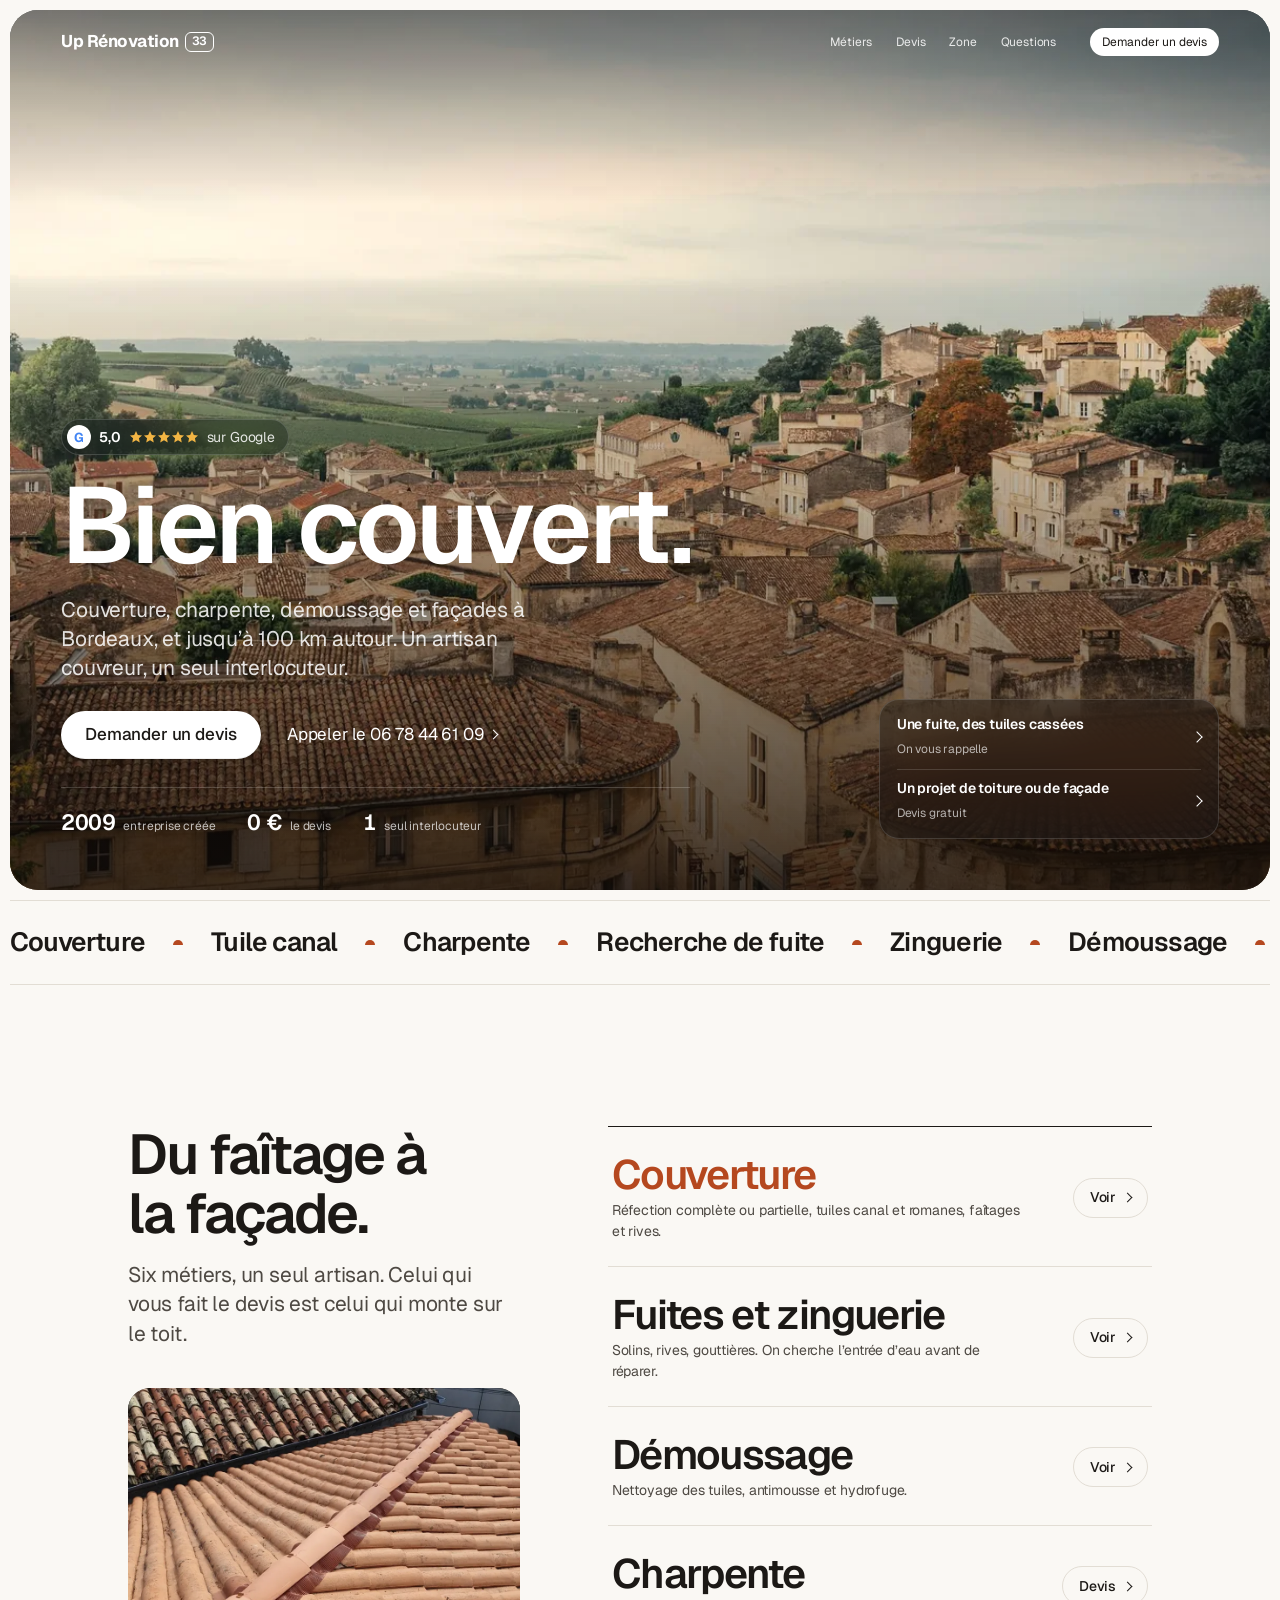
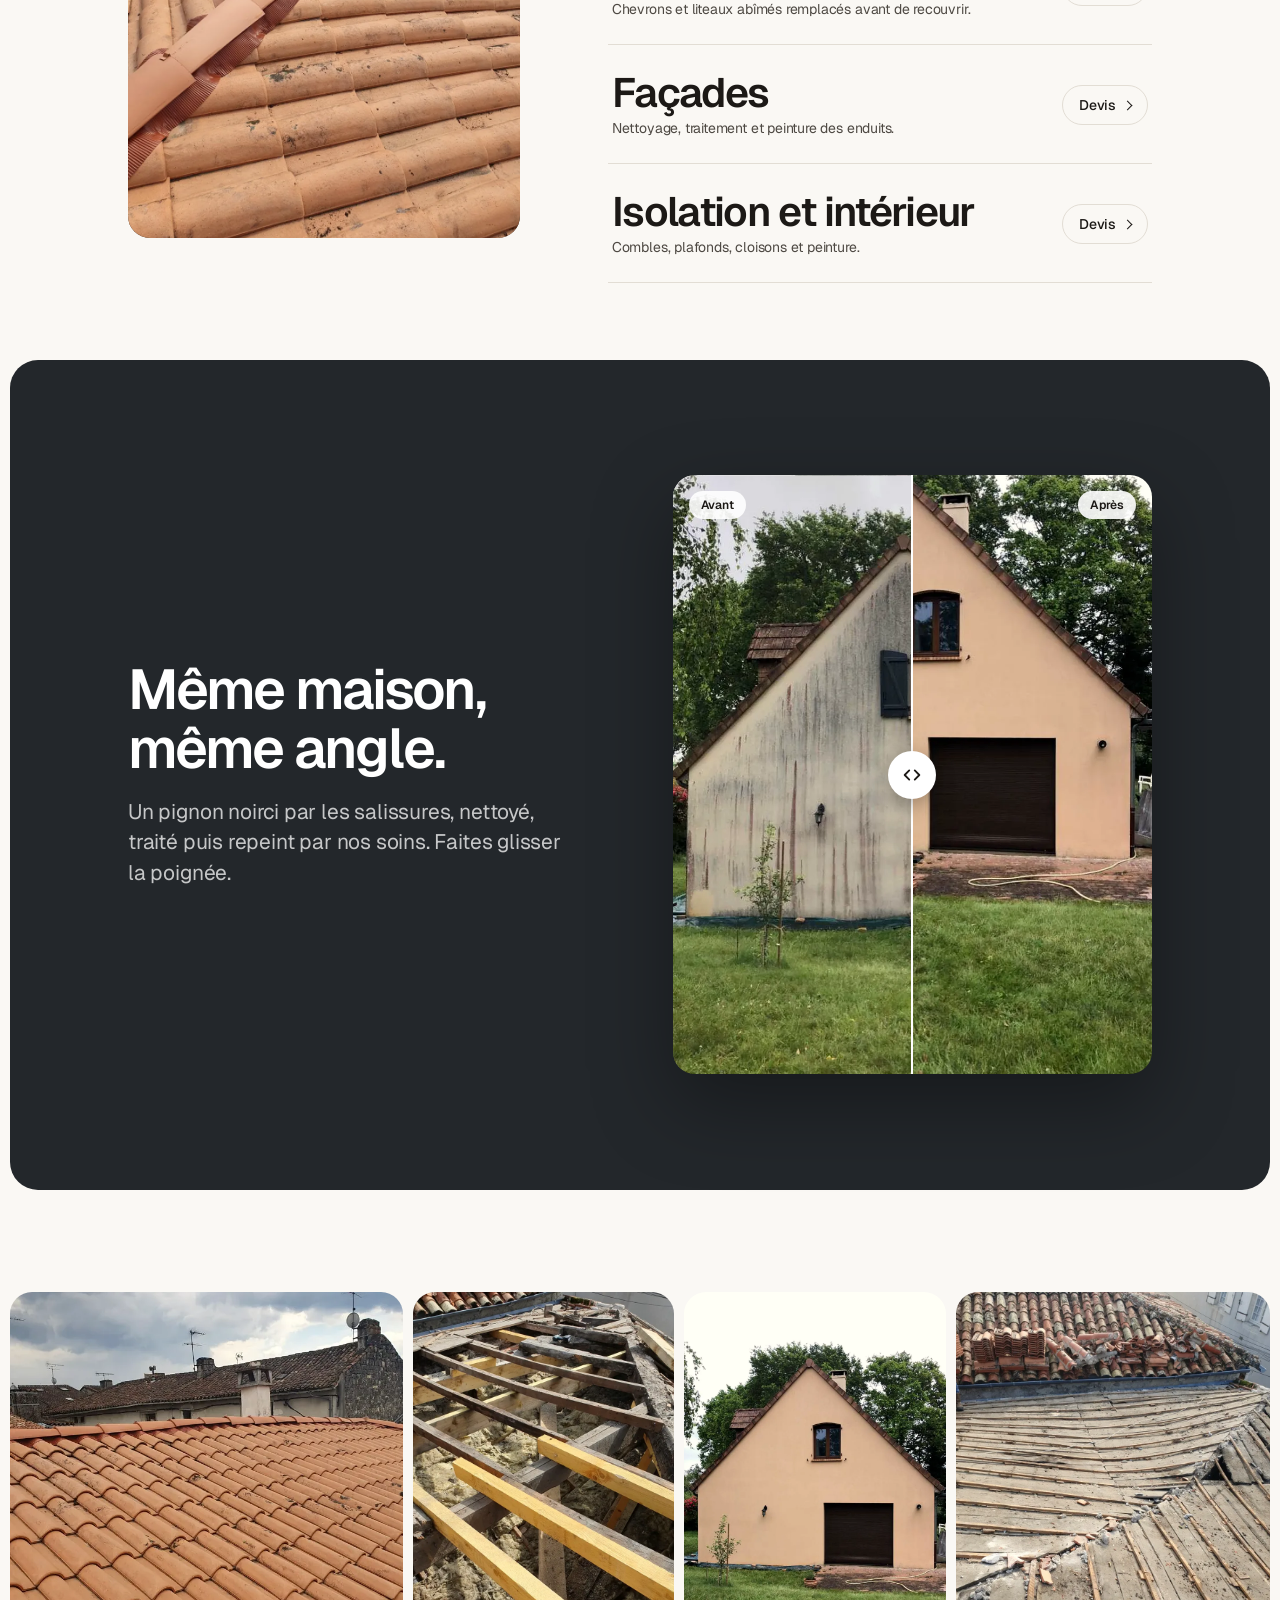
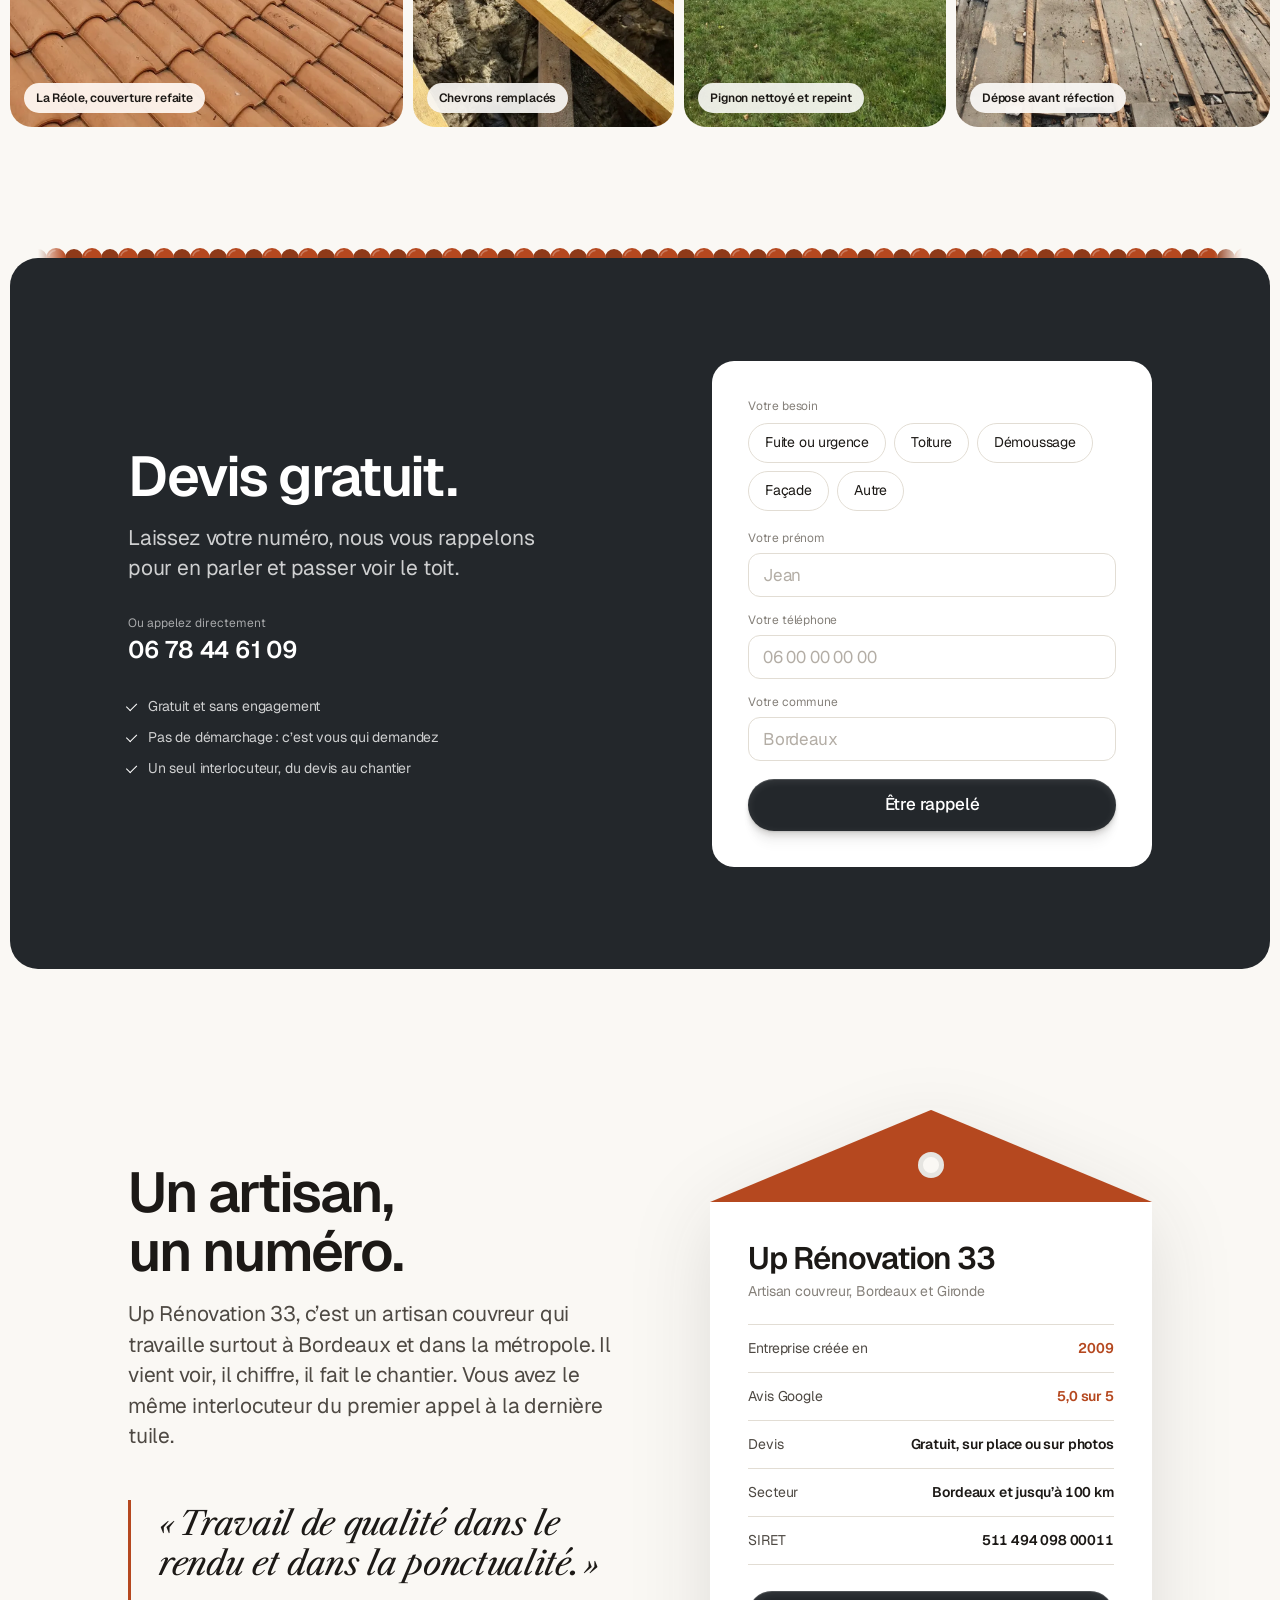
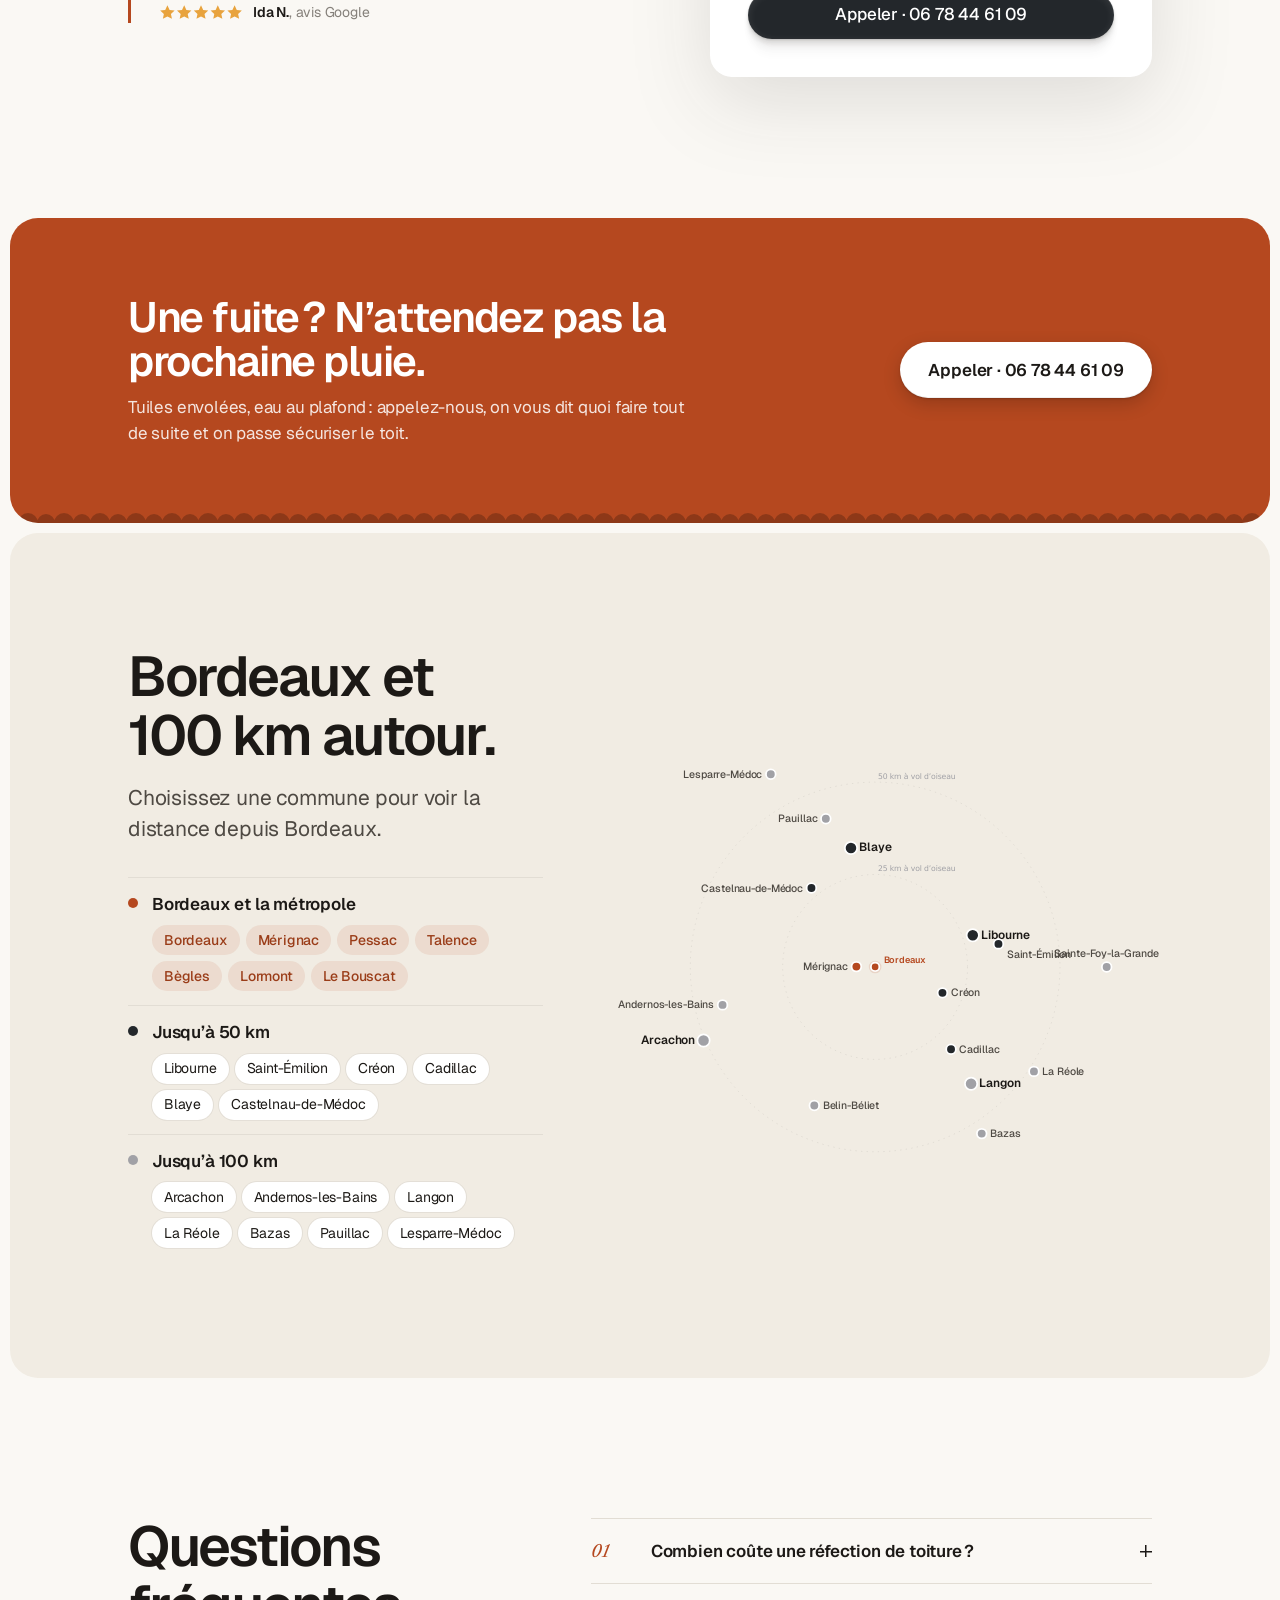
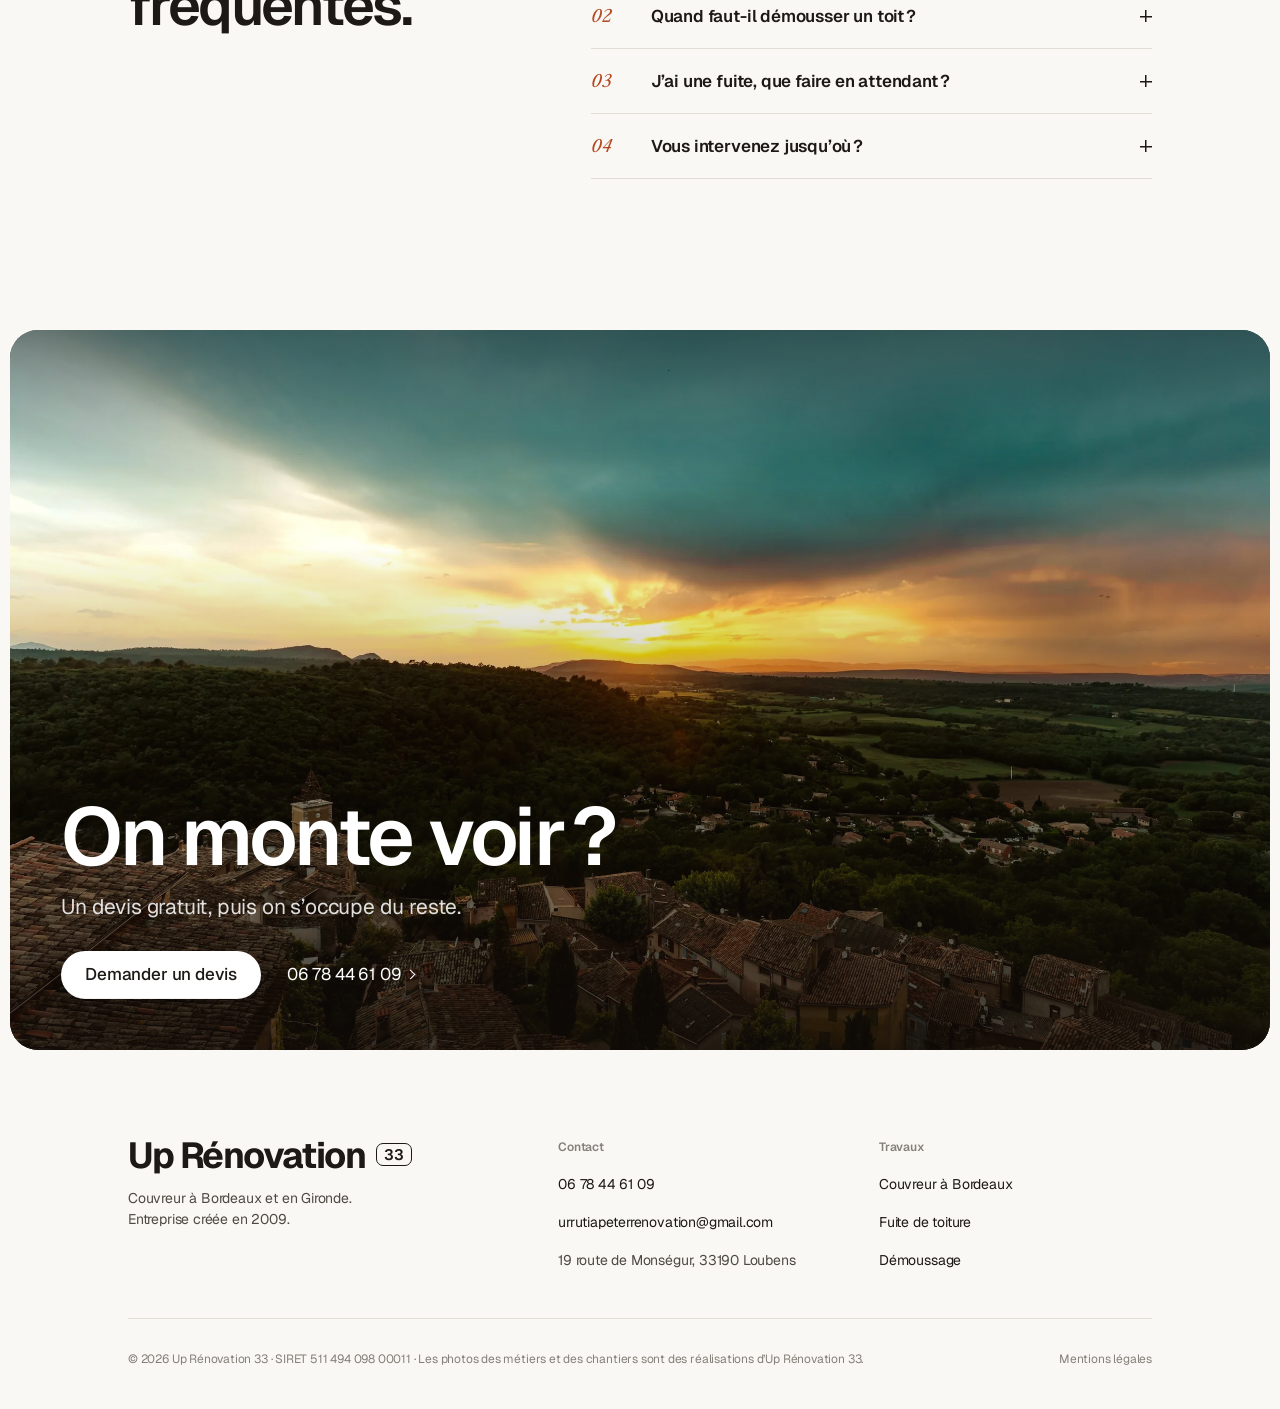
<file: index.html>
<!doctype html>
<html lang="fr">
<head>
<meta charset="utf-8">
<meta name="viewport" content="width=device-width, initial-scale=1, viewport-fit=cut">
<title>Couvreur à Bordeaux et en Gironde · Up Rénovation 33</title>
<meta name="description" content="Couvreur à Bordeaux : couverture, charpente, démoussage, fuites, façades. Bordeaux, métropole et jusqu’à 100 km. Entreprise créée en 2009. Devis gratuit.">
<meta name="theme-color" content="#FFFFFF">
<link rel="canonical" href="https://uprenovation33.fr/">
<link rel="icon" href="/lp/favicon.svg" type="image/svg+xml">
<meta name="twitter:card" content="summary_large_image">
<meta property="og:type" content="website">
<meta property="og:locale" content="fr_FR">
<meta property="og:site_name" content="Up Rénovation 33">
<meta property="og:title" content="Up Rénovation 33 · Couvreur à Bordeaux">
<meta property="og:description" content="Couverture, charpente, démoussage et façades à Bordeaux et en Gironde. Devis gratuit.">
<meta property="og:url" content="https://uprenovation33.fr/">
<meta property="og:image" content="https://uprenovation33.fr/lp/img/toiture-tuile-canal-la-reole.jpg">
<link rel="preconnect" href="https://fonts.googleapis.com">
<link rel="preconnect" href="https://fonts.gstatic.com" crossorigin>
<link href="https://fonts.googleapis.com/css2?family=Geist:wght@400;500;600;700&family=Libre+Caslon+Text:ital@1&display=swap" rel="stylesheet">
<link rel="preload" as="image" href="assets/img/hero.webp" imagesrcset="assets/img/hero-1600.webp 1600w, assets/img/hero.webp 2400w" imagesizes="100vw" media="(min-width: 735px)">
<link rel="preload" as="image" href="assets/img/hero-m.webp" media="(max-width: 734px)">
<link rel="stylesheet" href="styles.css?v=202611061300">
<script type="application/ld+json">
{
  "@context": "https://schema.org",
  "@type": "RoofingContractor", "@id": "https://uprenovation33.fr/#entreprise",
  "name": "Up Rénovation 33",
  "telephone": "+33678446109",
  "email": "urrutiapeterrenovation@gmail.com",
  "address": { "@type": "PostalAddress", "streetAddress": "19 route de Monségur", "postalCode": "33190", "addressLocality": "Loubens", "addressRegion": "Gironde", "addressCountry": "FR" },
  "geo": { "@type": "GeoCoordinates", "latitude": 44.627447, "longitude": -0.034388 },
  "areaServed": ["Bordeaux", "Mérignac", "Pessac", "Talence", "Bègles", "Lormont", "Libourne", "Arcachon", "Langon", "Blaye", "Gironde"],
  "url": "https://uprenovation33.fr/",
  "image": "https://uprenovation33.fr/lp/img/toiture-tuile-canal-la-reole.jpg",
  "aggregateRating": { "@type": "AggregateRating", "ratingValue": "5", "reviewCount": "2", "bestRating": "5" },
  "identifier": "SIRET 511 494 098 00011"
}
</script>
</head>
<body>

<header class="nav" id="nav">
  <div class="nav-in">
    <a class="nav-logo" href="#top" aria-label="Up Rénovation 33, accueil"><span class="mark">Up Rénovation</span><span class="mark-n">33</span></a>
    <nav class="nav-links" aria-label="Navigation principale">
      <a href="#metiers">Métiers</a>
      <a href="#devis">Devis</a>
      <a href="#zone">Zone</a>
      <a href="#questions">Questions</a>
    </nav>
    <a class="nav-cta" href="#devis">Demander un devis</a>
  </div>
</header>

<main id="top">

<!-- Ouverture -->
<section class="hero" id="hero" aria-labelledby="hero-t">
  <div class="frame">
    <picture>
      <source media="(max-width: 734px)" srcset="assets/img/hero-m.webp">
      <img src="assets/img/hero.webp" srcset="assets/img/hero-1600.webp 1600w, assets/img/hero.webp 2400w" sizes="100vw" alt="Toits de tuiles d’un village de Gironde au milieu des vignes" width="2400" height="1257" fetchpriority="high">
    </picture>
    <div class="hero-in">
      <div class="hero-txt">
        <p class="hero-note"><span class="g" aria-hidden="true">G</span><b>5,0</b><span class="stars" aria-hidden="true"><svg viewBox="0 0 100 20"><g fill="currentColor"><use href="#st"/><use href="#st" x="20"/><use href="#st" x="40"/><use href="#st" x="60"/><use href="#st" x="80"/></g></svg></span><span>sur Google</span></p>
        <h1 id="hero-t">Bien couvert.</h1>
        <p>Couverture, charpente, démoussage et façades à Bordeaux, et jusqu’à 100&nbsp;km autour. Un artisan couvreur, un seul interlocuteur.</p>
        <div class="hero-cta">
          <a class="btn btn-white" href="#devis">Demander un devis</a>
          <a class="link link-white" href="tel:+33678446109">Appeler le 06 78 44 61 09</a>
        </div>
        <ul class="hero-facts">
          <li><b>2009</b>entreprise créée</li>
          <li><b>0&nbsp;€</b>le devis</li>
          <li><b>1</b>seul interlocuteur</li>
        </ul>
      </div>
      <nav class="paths-mini" aria-label="Votre demande">
        <a href="#devis" data-go="Fuite ou urgence"><span><b>Une fuite, des tuiles cassées</b><small>On vous rappelle</small></span><i aria-hidden="true"></i></a>
        <a href="#devis" data-go="Toiture"><span><b>Un projet de toiture ou de façade</b><small>Devis gratuit</small></span><i aria-hidden="true"></i></a>
      </nav>
    </div>
  </div>
</section>

<!-- Les métiers, en bande défilante -->
<div class="ticker" aria-hidden="true">
  <div class="ticker-in">
    <span>Couverture</span><span>Tuile canal</span><span>Charpente</span><span>Recherche de fuite</span><span>Zinguerie</span><span>Démoussage</span><span>Hydrofuge</span><span>Façades</span><span>Isolation</span>
    <span>Couverture</span><span>Tuile canal</span><span>Charpente</span><span>Recherche de fuite</span><span>Zinguerie</span><span>Démoussage</span><span>Hydrofuge</span><span>Façades</span><span>Isolation</span>
  </div>
</div>

<!-- Métiers : un index, l'aperçu photo suit la ligne survolée -->
<section class="trades" id="metiers" aria-labelledby="trades-t">
  <div class="wrap trades-in">
    <div class="trades-side">
      <h2 id="trades-t" class="reveal">Du faîtage à la&nbsp;façade.</h2>
      <p class="reveal">Six métiers, un seul artisan. Celui qui vous fait le devis est celui qui monte sur le toit.</p>
      <figure class="tprev" aria-hidden="true">
        <img src="assets/img/m-couverture.webp" alt="" width="900" height="1200" loading="lazy">
      </figure>
    </div>
    <ul class="tlist">
      <li><a href="/couvreur-bordeaux/" data-img="assets/img/m-couverture.webp">
        <img src="assets/img/m-couverture.webp" alt="" loading="lazy" width="900" height="1200">
        <span class="tname">Couverture</span>
        <span class="tdesc">Réfection complète ou partielle, tuiles canal et romanes, faîtages et rives.</span>
        <span class="tgo">Voir</span>
      </a></li>
      <li><a href="/reparation-fuite-toiture/" data-img="assets/img/m-etancheite.webp">
        <img src="assets/img/m-etancheite.webp" alt="" loading="lazy" width="900" height="1200">
        <span class="tname">Fuites et zinguerie</span>
        <span class="tdesc">Solins, rives, gouttières. On cherche l’entrée d’eau avant de réparer.</span>
        <span class="tgo">Voir</span>
      </a></li>
      <li><a href="/demoussage-toiture/" data-img="assets/img/m-demoussage.webp">
        <img src="assets/img/m-demoussage.webp" alt="" loading="lazy" width="900" height="1200">
        <span class="tname">Démoussage</span>
        <span class="tdesc">Nettoyage des tuiles, antimousse et hydrofuge.</span>
        <span class="tgo">Voir</span>
      </a></li>
      <li><a href="#devis" data-go="Toiture" data-img="assets/img/m-charpente.webp">
        <img src="assets/img/m-charpente.webp" alt="" loading="lazy" width="900" height="1200">
        <span class="tname">Charpente</span>
        <span class="tdesc">Chevrons et liteaux abîmés remplacés avant de recouvrir.</span>
        <span class="tgo">Devis</span>
      </a></li>
      <li><a href="#devis" data-go="Façade" data-img="assets/img/m-facade.webp">
        <img src="assets/img/m-facade.webp" alt="" loading="lazy" width="1000" height="750">
        <span class="tname">Façades</span>
        <span class="tdesc">Nettoyage, traitement et peinture des enduits.</span>
        <span class="tgo">Devis</span>
      </a></li>
      <li><a href="#devis" data-go="Autre" data-img="assets/img/m-isolation.webp">
        <img src="assets/img/m-isolation.webp" alt="" loading="lazy" width="1000" height="750">
        <span class="tname">Isolation et intérieur</span>
        <span class="tdesc">Combles, plafonds, cloisons et peinture.</span>
        <span class="tgo">Devis</span>
      </a></li>
    </ul>
  </div>
</section>

<!-- Avant / après : on fait glisser la poignée -->
<section class="before" aria-labelledby="before-t">
  <div class="wrap before-in">
    <div class="before-txt">
      <h2 id="before-t" class="reveal">Même maison, même angle.</h2>
      <p class="reveal">Un pignon noirci par les salissures, nettoyé, traité puis repeint par nos soins. Faites glisser la poignée.</p>
    </div>
    <div class="ba-slider reveal" style="--pos: 50%">
      <img src="assets/img/f-apres.webp" alt="Le pignon après les travaux, nettoyé et repeint" loading="lazy" width="900" height="1601">
      <img class="ba-avant" src="assets/img/f-avant.webp" alt="Le même pignon avant les travaux, noirci par les salissures" loading="lazy" width="900" height="1601">
      <span class="ba-tag ba-tag-l">Avant</span><span class="ba-tag ba-tag-r">Après</span>
      <span class="ba-handle" aria-hidden="true"></span>
      <input type="range" min="0" max="100" value="50" aria-label="Comparer avant et après les travaux">
    </div>
  </div>
</section>

<!-- Ses chantiers : de vraies photos, en bande -->
<section class="shots" aria-label="Photos de chantiers">
  <figure class="reveal"><img src="assets/img/c-4.webp" alt="Toiture en tuiles canal terminée à La Réole, faîtage neuf" loading="lazy" width="1000" height="750"><figcaption>La Réole, couverture refaite</figcaption></figure>
  <figure class="reveal"><img src="assets/img/c-3.webp" alt="Chevrons neufs posés dans la charpente" loading="lazy" width="900" height="1200"><figcaption>Chevrons remplacés</figcaption></figure>
  <figure class="reveal"><img src="assets/img/f-apres.webp" alt="Pignon de maison nettoyé et repeint" loading="lazy" width="900" height="1601"><figcaption>Pignon nettoyé et repeint</figcaption></figure>
  <figure class="reveal"><img src="assets/img/c-1.webp" alt="Toiture découverte, voliges anciennes à nu" loading="lazy" width="900" height="1200"><figcaption>Dépose avant réfection</figcaption></figure>
</section>

<div class="tuiles" aria-hidden="true"></div>

<!-- Devis : un seul formulaire, trois champs -->
<section class="quote" id="devis" aria-labelledby="quote-t">
  <div class="wrap ask">
    <div class="ask-txt">
      <h2 id="quote-t" class="reveal">Devis gratuit.</h2>
      <p class="reveal">Laissez votre numéro, nous vous rappelons pour en parler et passer voir le toit.</p>
      <a class="ask-tel" href="tel:+33678446109"><small>Ou appelez directement</small>06 78 44 61 09</a>
      <ul class="ask-ok">
        <li>Gratuit et sans engagement</li>
        <li>Pas de démarchage&#8239;: c’est vous qui demandez</li>
        <li>Un seul interlocuteur, du devis au chantier</li>
      </ul>
    </div>

    <form class="ask-card" id="ask" novalidate>
      <div id="ask-form">
        <fieldset class="needs">
          <legend>Votre besoin</legend>
          <div class="picks">
            <label><input type="radio" name="besoin" value="Fuite ou urgence"><span>Fuite ou urgence</span></label>
            <label><input type="radio" name="besoin" value="Toiture"><span>Toiture</span></label>
            <label><input type="radio" name="besoin" value="Démoussage"><span>Démoussage</span></label>
            <label><input type="radio" name="besoin" value="Façade"><span>Façade</span></label>
            <label><input type="radio" name="besoin" value="Autre"><span>Autre</span></label>
          </div>
        </fieldset>
        <label class="fld"><span>Votre prénom</span><input name="prenom" autocomplete="given-name" placeholder="Jean"></label>
        <label class="fld"><span>Votre téléphone</span><input name="tel" type="tel" inputmode="tel" autocomplete="tel" placeholder="06 00 00 00 00" required></label>
        <label class="fld"><span>Votre commune</span><input name="commune" autocomplete="address-level2" placeholder="Bordeaux"></label>
        <p class="ask-err" id="ask-err" aria-live="polite"></p>
        <button class="btn btn-wide" type="submit">Être rappelé</button>
      </div>
      <div class="ask-done" id="ask-done" hidden>
        <div class="done-ic" aria-hidden="true"><svg viewBox="0 0 24 24"><path d="M5 12.5l4.5 4.5L19 7.5"/></svg></div>
        <h3>C’est noté.</h3>
        <p id="done-txt"></p>
      </div>
    </form>
  </div>
</section>

<!-- L'artisan -->
<section class="about" aria-labelledby="about-t">
  <div class="wrap about-grid">
    <div class="about-txt">
      <h2 id="about-t" class="reveal">Un artisan, un&nbsp;numéro.</h2>
      <p class="reveal">Up Rénovation 33, c’est un artisan couvreur qui travaille surtout à Bordeaux et dans la métropole. Il vient voir, il chiffre, il fait le chantier. Vous avez le même interlocuteur du premier appel à la dernière tuile.</p>
      <figure class="review reveal">
        <blockquote><p>«&#8239;Travail de qualité dans le rendu et dans la ponctualité.&#8239;»</p></blockquote>
        <figcaption>
          <span class="stars" role="img" aria-label="5 étoiles sur 5"><svg viewBox="0 0 100 20" aria-hidden="true"><g fill="currentColor"><path id="st" d="M10 1.5l2.6 5.5 6 .7-4.4 4.1 1.2 5.9L10 14.8l-5.4 2.9 1.2-5.9L1.4 7.7l6-.7z"/><use href="#st" x="20"/><use href="#st" x="40"/><use href="#st" x="60"/><use href="#st" x="80"/></g></svg></span>
          <span><b>Ida N.</b>, avis Google</span>
        </figcaption>
      </figure>
    </div>
    <aside class="fiche reveal" aria-labelledby="fiche-t">
      <div class="fiche-in">
        <h3 id="fiche-t">Up Rénovation 33</h3>
        <p class="fiche-sub">Artisan couvreur, Bordeaux et Gironde</p>
        <dl>
          <div><dt>Entreprise créée en</dt><dd>2009</dd></div>
          <div><dt>Avis Google</dt><dd>5,0 sur 5</dd></div>
          <div><dt>Devis</dt><dd>Gratuit, sur place ou sur photos</dd></div>
          <div><dt>Secteur</dt><dd>Bordeaux et jusqu’à 100 km</dd></div>
          <div><dt>SIRET</dt><dd>511 494 098 00011</dd></div>
        </dl>
        <a class="btn btn-wide" href="tel:+33678446109">Appeler · 06 78 44 61 09</a>
      </div>
    </aside>
  </div>
</section>

<!-- Urgence fuite -->
<section class="urgent" aria-labelledby="urgent-t">
  <div class="wrap urgent-in">
    <div>
      <h2 id="urgent-t">Une fuite&#8239;? N’attendez pas la prochaine pluie.</h2>
      <p>Tuiles envolées, eau au plafond&#8239;: appelez-nous, on vous dit quoi faire tout de suite et on passe sécuriser le toit.</p>
    </div>
    <a class="btn btn-white" href="tel:+33678446109">Appeler · 06 78 44 61 09</a>
  </div>
</section>

<!-- Zone -->
<section class="zone" id="zone" aria-labelledby="zone-t">
  <div class="wrap zone-in">
    <div>
      <h2 id="zone-t" class="reveal">Bordeaux et 100&nbsp;km autour.</h2>
      <p class="reveal">Choisissez une commune pour voir la distance depuis Bordeaux.</p>
      <ul class="legend">
        <li><i class="k-near"></i><b>Bordeaux et la métropole</b><span class="chips"><em>Bordeaux</em><em>Mérignac</em><em>Pessac</em><em>Talence</em><em>Bègles</em><em>Lormont</em><em>Le Bouscat</em></span></li>
        <li><i class="k-mid"></i><b>Jusqu’à 50&nbsp;km</b><span class="chips"><em>Libourne</em><em>Saint-Émilion</em><em>Créon</em><em>Cadillac</em><em>Blaye</em><em>Castelnau-de-Médoc</em></span></li>
        <li><i class="k-far"></i><b>Jusqu’à 100&nbsp;km</b><span class="chips"><em>Arcachon</em><em>Andernos-les-Bains</em><em>Langon</em><em>La Réole</em><em>Bazas</em><em>Pauillac</em><em>Lesparre-Médoc</em></span></li>
      </ul>
    </div>
    <div class="map-wrap">
      <svg class="map" id="map" viewBox="0 0 800 740" role="img" aria-label="Carte des communes autour de Bordeaux"></svg>
      <div class="map-tip" id="map-tip" hidden></div>
    </div>
  </div>
</section>

<!-- Questions -->
<section class="faq" id="questions" aria-labelledby="faq-t">
  <div class="wrap faq-in">
    <h2 id="faq-t" class="reveal">Questions fréquentes.</h2>
    <div class="faq-list">
      <details>
        <summary>Combien coûte une réfection de toiture&#8239;?</summary>
        <p>Cela dépend de la surface, de la pente, du type de tuile, de l’accès et surtout de l’état des bois en dessous. C’est pour cela que nous regardons vos photos ou passons avant de donner un prix. Le devis est gratuit.</p>
      </details>
      <details>
        <summary>Quand faut-il démousser un toit&#8239;?</summary>
        <p>Dès que la mousse retient l’eau entre les tuiles. Le traitement se fait par temps sec, au printemps ou à l’automne. Un hydrofuge appliqué ensuite ralentit le retour des mousses.</p>
      </details>
      <details>
        <summary>J’ai une fuite, que faire en attendant&#8239;?</summary>
        <p>Placez un récipient sous l’écoulement, coupez l’électricité de la pièce si l’eau approche d’un point lumineux, et appelez-nous. Ne montez pas sur le toit, surtout mouillé.</p>
      </details>
      <details>
        <summary>Vous intervenez jusqu’où&#8239;?</summary>
        <p>Surtout à Bordeaux et dans la métropole, et jusqu’à 100&nbsp;km autour&#8239;: Libourne et Saint-Émilion, le bassin d’Arcachon, le Médoc, l’Entre-deux-Mers, Langon et La Réole.</p>
      </details>
    </div>
  </div>
</section>

<!-- Fin -->
<section class="end" aria-labelledby="end-t">
  <div class="frame frame-end">
    <picture>
      <source media="(max-width: 734px)" srcset="assets/img/fin-m.webp">
      <img src="assets/img/fin.webp" alt="Toits d’un village au coucher du soleil" loading="lazy" width="2400" height="1600">
    </picture>
    <div class="end-in">
      <h2 id="end-t">On monte voir&#8239;?</h2>
      <p>Un devis gratuit, puis on s’occupe du reste.</p>
      <div class="hero-cta">
        <a class="btn btn-white" href="#devis">Demander un devis</a>
        <a class="link link-white" href="tel:+33678446109">06 78 44 61 09</a>
      </div>
    </div>
  </div>
</section>

</main>

<footer class="foot">
  <div class="wrap">
    <div class="foot-top">
      <div class="foot-brand">
        <p class="foot-mark">Up Rénovation <span>33</span></p>
        <p>Couvreur à Bordeaux et en Gironde.<br>Entreprise créée en 2009.</p>
      </div>
      <div class="foot-col">
        <p class="foot-h">Contact</p>
        <a href="tel:+33678446109">06 78 44 61 09</a>
        <a href="mailto:urrutiapeterrenovation@gmail.com">urrutiapeterrenovation@gmail.com</a>
        <p>19 route de Monségur, 33190 Loubens</p>
      </div>
      <div class="foot-col">
        <p class="foot-h">Travaux</p>
        <a href="/couvreur-bordeaux/">Couvreur à Bordeaux</a>
        <a href="/reparation-fuite-toiture/">Fuite de toiture</a>
        <a href="/demoussage-toiture/">Démoussage</a>
      </div>
    </div>
    <div class="foot-in foot-bottom">
      <p>© 2026 Up Rénovation 33 · SIRET 511 494 098 00011 · Les photos des métiers et des chantiers sont des réalisations d’Up Rénovation 33.</p>
      <p class="foot-links"><a href="/mentions-legales">Mentions légales</a></p>
    </div>
  </div>
</footer>

<div class="callbar" aria-label="Contact rapide">
  <a class="btn btn-ghost-call" href="tel:+33678446109">Appeler</a>
  <a class="btn" href="#devis">Devis gratuit</a>
</div>

<script src="config.js?v=3"></script>
<script src="suivi.js?v=1"></script>
<script src="script.js?v=202611091230"></script>
</body>
</html>
</file>
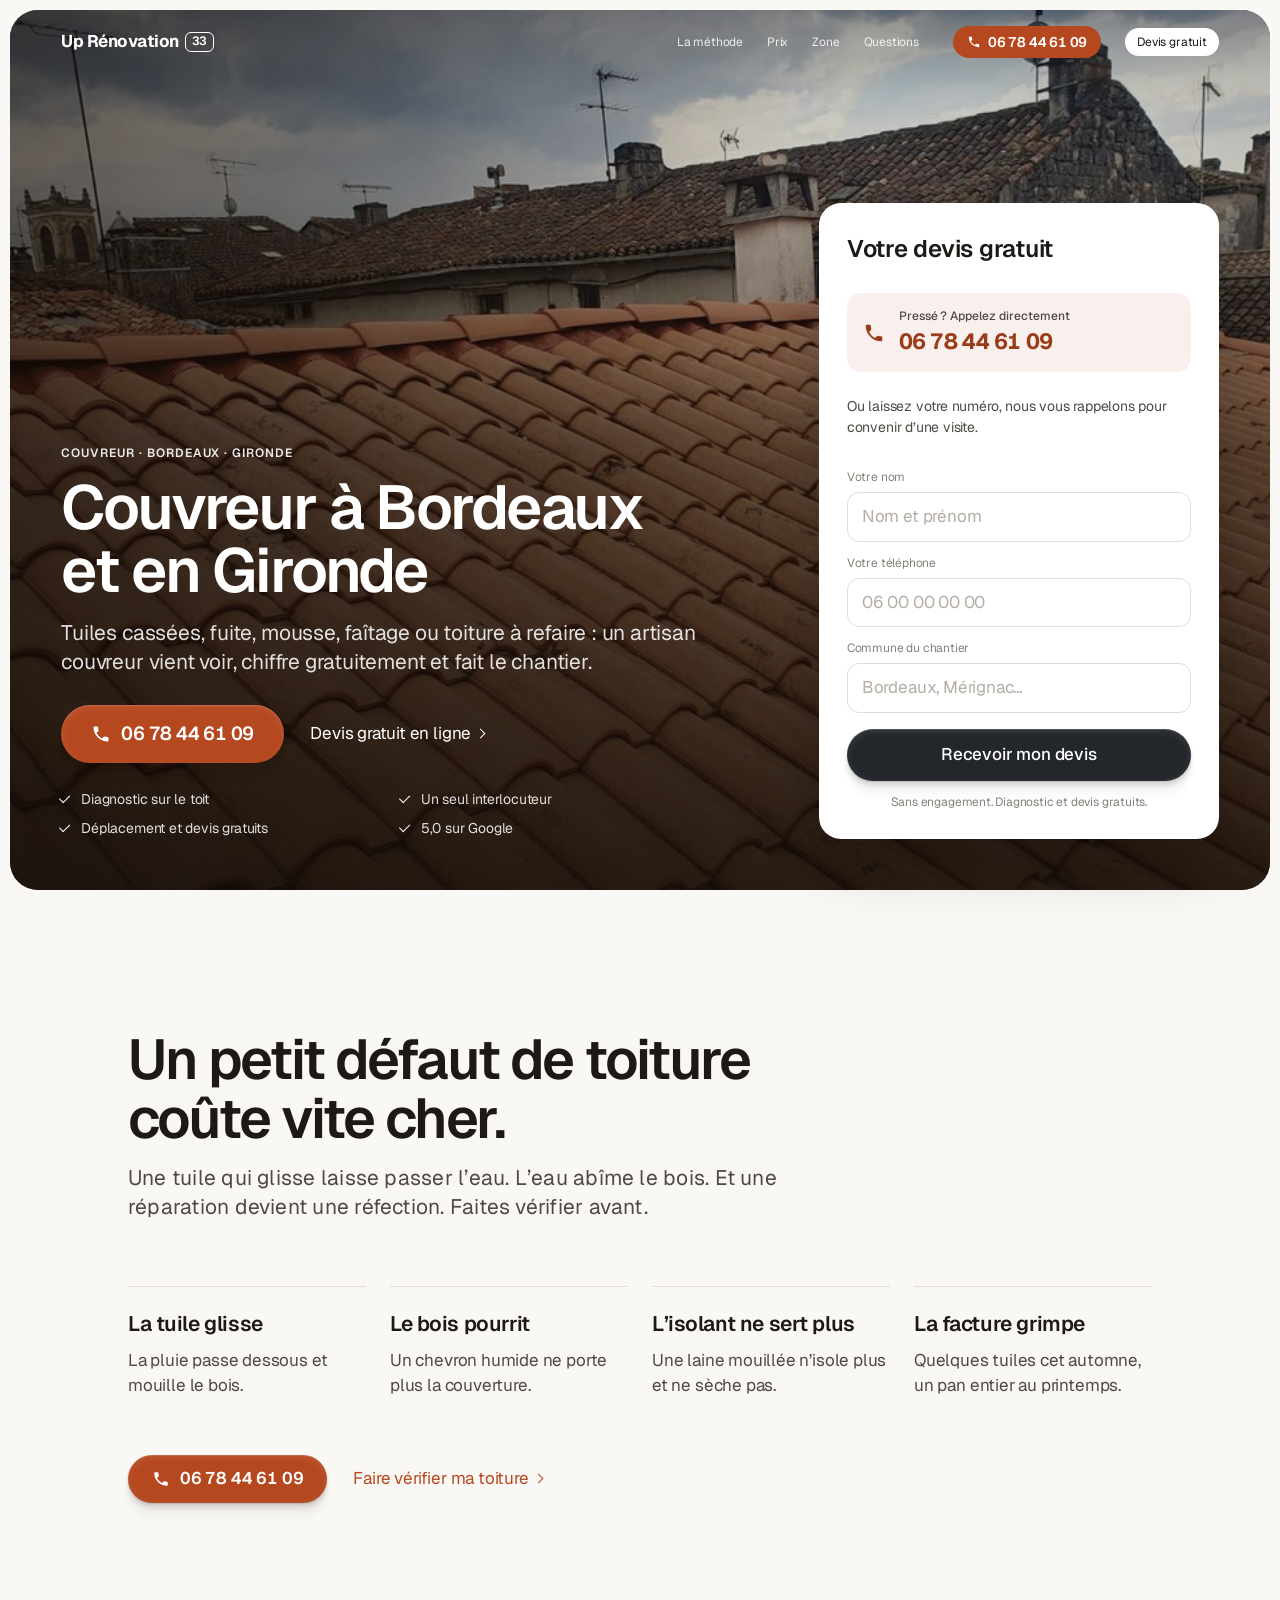
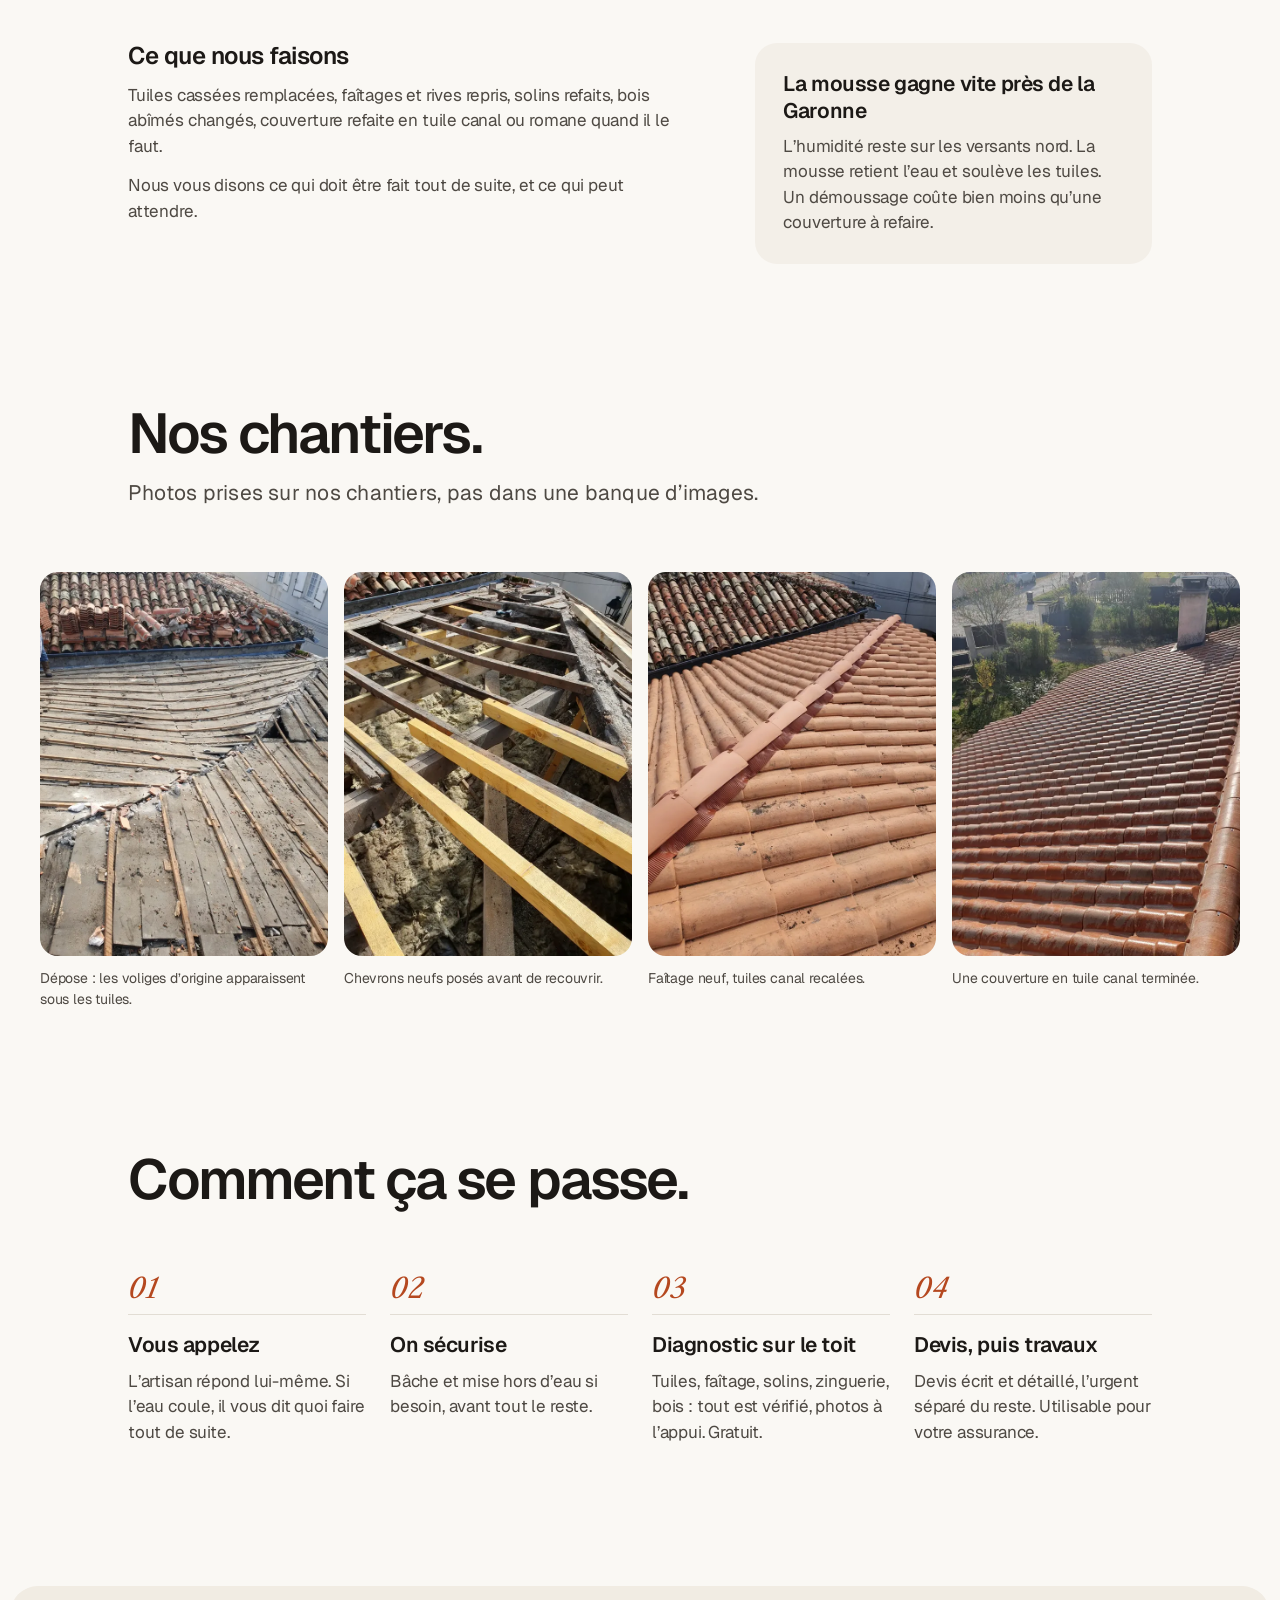
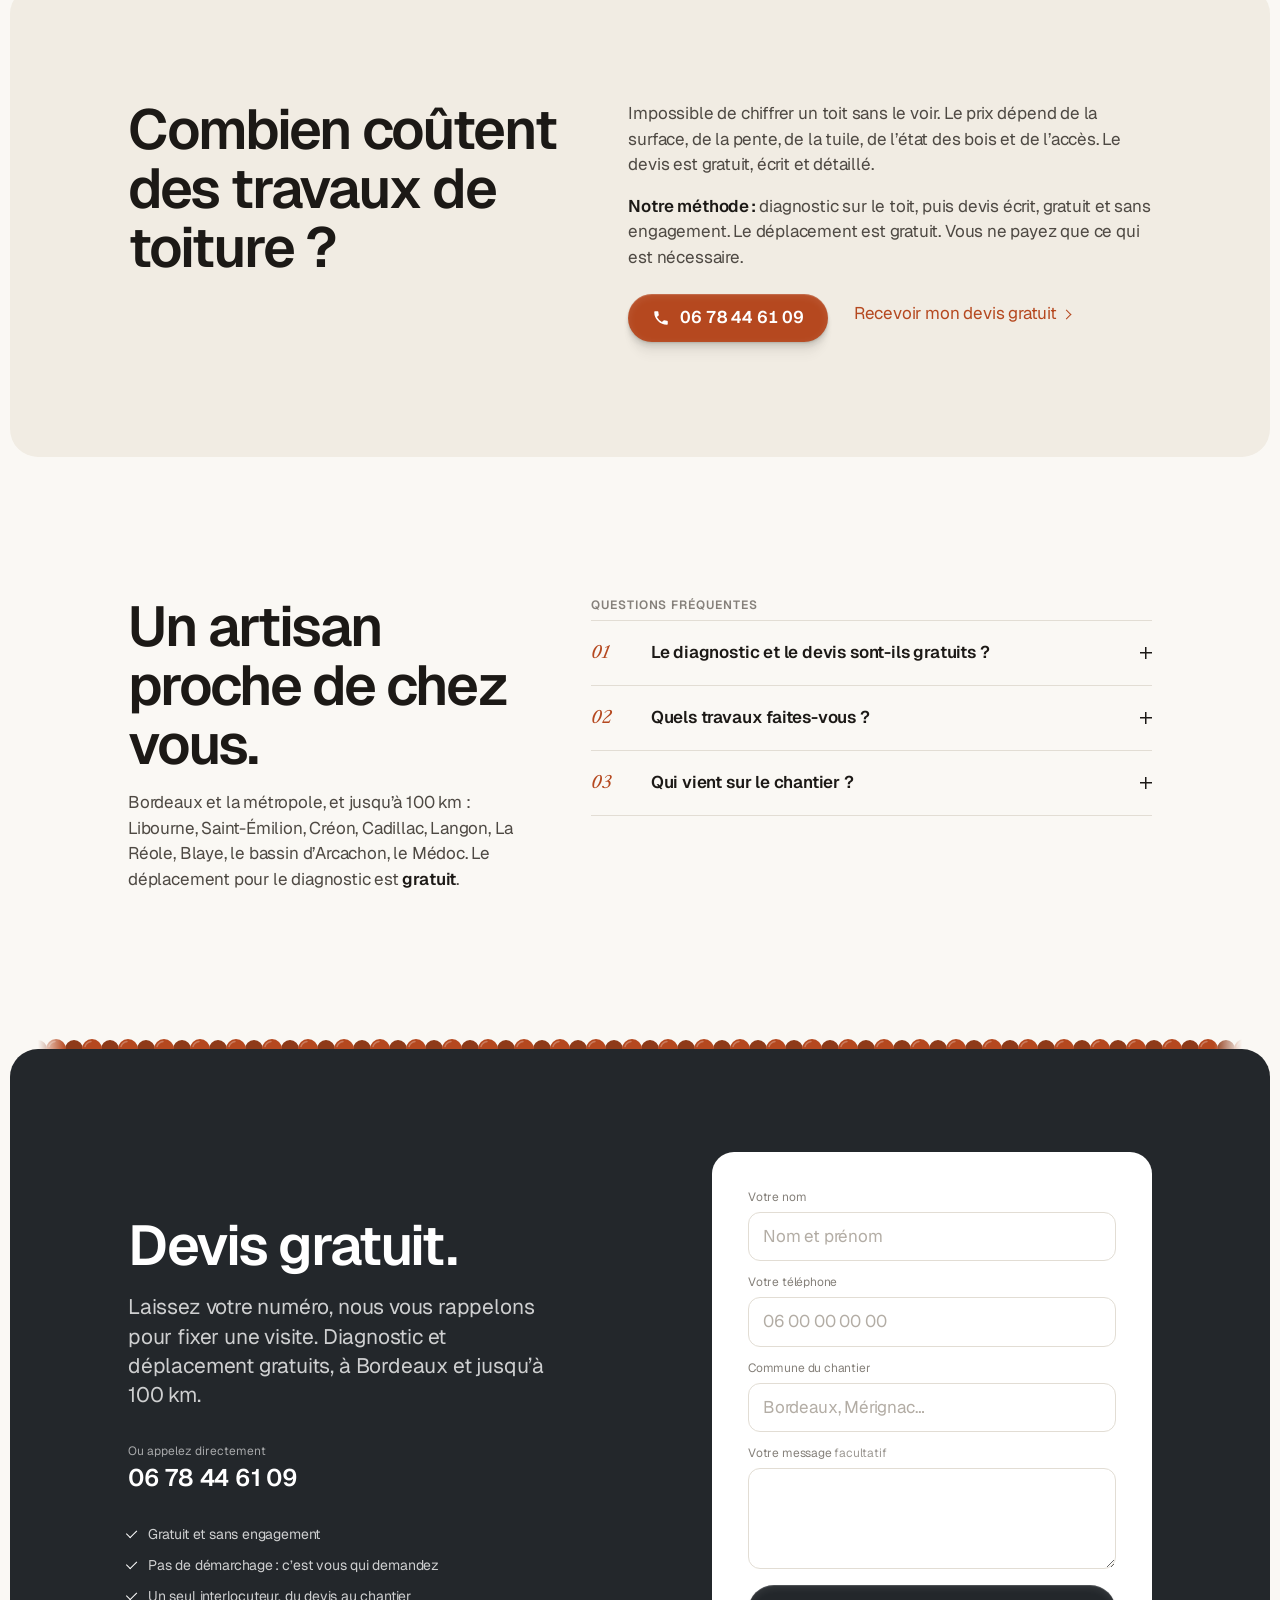
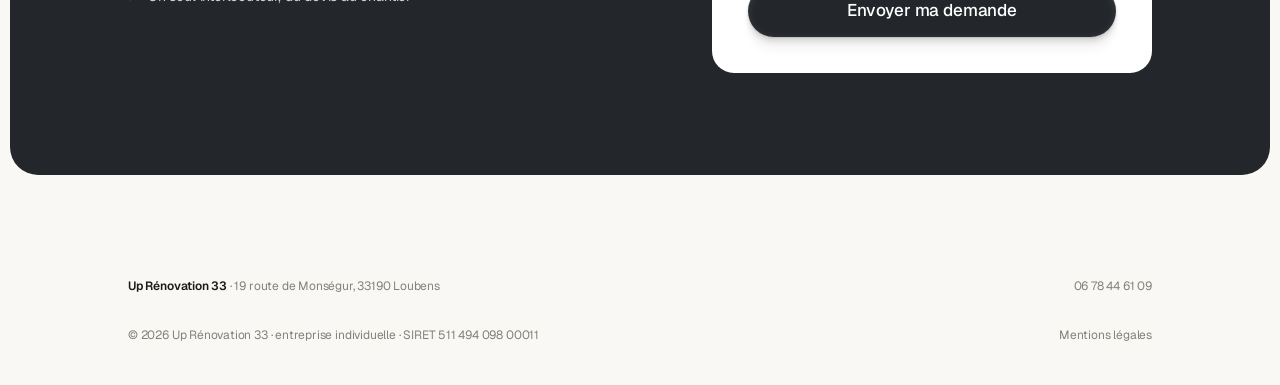
<file: couvreur-bordeaux/index.html>
<!doctype html>
<html lang="fr">
<head>
<meta charset="utf-8">
<meta name="viewport" content="width=device-width, initial-scale=1, viewport-fit=cut">
<title>Couvreur à Bordeaux et en Gironde · Up Rénovation 33</title>
<meta name="description" content="Couvreur à Bordeaux&nbsp;: réparation de fuite, couverture tuile, démoussage, charpente, zinguerie. Métropole et jusqu’à 100 km. Diagnostic et devis gratuits.">
<link rel="canonical" href="https://uprenovation33.fr/couvreur-bordeaux/">
<meta name="robots" content="index, follow">
<meta name="twitter:card" content="summary_large_image">
<meta property="og:type" content="website">
<meta property="og:locale" content="fr_FR">
<meta property="og:site_name" content="Up Rénovation 33">
<meta property="og:title" content="Couvreur à Bordeaux et en Gironde · Up Rénovation 33">
<meta property="og:description" content="Couvreur à Bordeaux&nbsp;: réparation de fuite, couverture tuile, démoussage, charpente, zinguerie. Métropole et jusqu’à 100 km. Diagnostic et devis gratuits.">
<meta property="og:url" content="https://uprenovation33.fr/couvreur-bordeaux/">
<meta property="og:image" content="https://uprenovation33.fr/lp/img/toiture-tuile-canal-la-reole.jpg">
<meta name="theme-color" content="#FFFFFF">
<link rel="icon" href="../lp/favicon.svg" type="image/svg+xml">
<link rel="preconnect" href="https://fonts.googleapis.com">
<link rel="preconnect" href="https://fonts.gstatic.com" crossorigin>
<link href="https://fonts.googleapis.com/css2?family=Geist:wght@400;500;600;700&family=Libre+Caslon+Text:ital@1&display=swap" rel="stylesheet">
<link rel="preload" as="image" href="../lp/img/toiture-tuile-canal-la-reole.jpg">
<link rel="stylesheet" href="../styles.css?v=13">
<link rel="stylesheet" href="../lp/lp.css?v=13">
</head>
<body class="lp">

<a href="#main" class="sr-only">Aller au contenu</a>

<header class="nav on-photo" id="nav">
  <div class="nav-in">
    <a class="nav-logo" href="/" aria-label="Up Rénovation 33, accueil"><span class="mark">Up Rénovation</span><span class="mark-n">33</span></a>
    <nav class="nav-links" aria-label="Navigation">
      <a href="#methode">La méthode</a>
      <a href="#prix">Prix</a>
      <a href="#zone">Zone</a>
      <a href="#faq">Questions</a>
    </nav>
    <a class="nav-call" href="tel:+33678446109"><i class="ic-tel" aria-hidden="true"></i>06 78 44 61 09</a>
    <a class="nav-cta" href="#devis">Devis gratuit</a>
  </div>
</header>

<main id="main">

<section class="hero lp-hero" id="hero" aria-labelledby="h1">
  <div class="frame lp-frame">
    <img src="../lp/img/toiture-tuile-canal-la-reole.jpg" alt="Toiture en tuiles canal refaite par Up Rénovation 33 en Gironde, le clocher au fond." width="1200" height="675" fetchpriority="high">
    <div class="hero-in">
      <div class="hero-txt">
        <p class="lp-kicker">Couvreur · Bordeaux · Gironde</p>
        <h1 id="h1">Couvreur à Bordeaux et en Gironde</h1>
        <p>Tuiles cassées, fuite, mousse, faîtage ou toiture à refaire&nbsp;: un artisan couvreur vient voir, chiffre gratuitement et fait le chantier.</p>
        <div class="hero-cta">
          <a class="btn btn-call btn-big" href="tel:+33678446109"><i class="ic-tel" aria-hidden="true"></i>06 78 44 61 09</a>
          <a class="link link-white" href="#devis-express">Devis gratuit en ligne</a>
        </div>
        <ul class="ask-ok lp-trust">
          <li>Diagnostic sur le toit</li>
          <li>Un seul interlocuteur</li>
          <li>Déplacement et devis gratuits</li>
          <li>5,0 sur Google</li>
        </ul>
      </div>
    </div>
  </div>

  <div class="form lp-card">
    <form id="devis-express" novalidate>
      <p class="lp-card-t">Votre devis gratuit</p>
      <a class="card-call" href="tel:+33678446109"><i class="ic-tel" aria-hidden="true"></i><span><small>Pressé&#8239;? Appelez directement</small>06 78 44 61 09</span></a>
      <p class="lp-card-s">Ou laissez votre numéro, nous vous rappelons pour convenir d’une visite.</p>
      <input type="hidden" name="access_key" value="REMPLACER_PAR_LA_CLE_WEB3FORMS">
      <input type="hidden" name="subject" value="Rappel express · Couvreur · Up Rénovation 33">
      <input type="hidden" name="from_name" value="Site Up Rénovation 33">
      <input type="hidden" name="prestation" value="Couvreur">
      <input type="checkbox" name="botcheck" class="sr-only" tabindex="-1" autocomplete="off">
      <div class="field">
        <label for="x-nom">Votre nom</label>
        <input type="text" id="x-nom" name="nom" autocomplete="name" placeholder="Nom et prénom" required>
        <p class="err">Merci d’indiquer votre nom.</p>
      </div>
      <div class="field">
        <label for="x-tel">Votre téléphone</label>
        <input type="tel" id="x-tel" name="telephone" autocomplete="tel" inputmode="tel" placeholder="06 00 00 00 00" required>
        <p class="err">Merci d’indiquer un téléphone où vous joindre.</p>
      </div>
      <div class="field">
        <label for="x-ville">Commune du chantier</label>
        <input type="text" id="x-ville" name="commune" autocomplete="address-level2" placeholder="Bordeaux, Mérignac…">
      </div>
      <button type="submit" class="btn btn-wide">Recevoir mon devis</button>
      <p class="form-foot">Sans engagement. Diagnostic et devis gratuits.</p>
    </form>
    <div class="form-state" role="status" aria-live="polite">
      <div class="done-ic" aria-hidden="true"><svg viewBox="0 0 24 24"><path d="M5 12.5l4.5 4.5L19 7.5"/></svg></div>
      <b>C’est noté.</b>
      <p>Nous vous rappelons rapidement.</p>
      <a href="tel:+33678446109" class="link">06 78 44 61 09</a>
    </div>
    <div class="form-state is-error" role="alert" aria-live="assertive">
      <b>L’envoi n’a pas abouti.</b>
      <p>Appelez directement, nous répondons.</p>
      <a href="tel:+33678446109" class="link">06 78 44 61 09</a>
    </div>
  </div>
</section>

<section class="lp-sec" aria-labelledby="risque-t">
  <div class="wrap">
    <div class="head">
      <h2 id="risque-t" class="reveal">Un petit défaut de toiture coûte vite cher.</h2>
      <p class="reveal">Une tuile qui glisse laisse passer l’eau. L’eau abîme le bois. Et une réparation devient une réfection. Faites vérifier avant.</p>
    </div>
    <dl class="facts lp-risques">
      <div class="reveal"><dt>La tuile glisse</dt><dd>La pluie passe dessous et mouille le bois.</dd></div>
      <div class="reveal"><dt>Le bois pourrit</dt><dd>Un chevron humide ne porte plus la couverture.</dd></div>
      <div class="reveal"><dt>L’isolant ne sert plus</dt><dd>Une laine mouillée n’isole plus et ne sèche pas.</dd></div>
      <div class="reveal"><dt>La facture grimpe</dt><dd>Quelques tuiles cet automne, un pan entier au printemps.</dd></div>
    </dl>
    <div class="hero-cta lp-cta-row">
      <a class="btn btn-call" href="tel:+33678446109"><i class="ic-tel" aria-hidden="true"></i>06 78 44 61 09</a>
      <a class="link" href="#devis">Faire vérifier ma toiture</a>
    </div>
  </div>
</section>

<section class="lp-sec lp-sec-top0" aria-label="Le métier">
  <div class="wrap lp-texte">
    <div class="lp-prose">
      <h2 class="reveal">Ce que nous faisons</h2>
      <p>Tuiles cassées remplacées, faîtages et rives repris, solins refaits, bois abîmés changés, couverture refaite en tuile canal ou romane quand il le faut.</p>
      <p>Nous vous disons ce qui doit être fait tout de suite, et ce qui peut attendre.</p>
    </div>
    <aside class="lp-urgent reveal">
      <b>La mousse gagne vite près de la Garonne</b>
      <p>L’humidité reste sur les versants nord. La mousse retient l’eau et soulève les tuiles. Un démoussage coûte bien moins qu’une couverture à refaire.</p>
    </aside>
  </div>
</section>

<section class="lp-sec lp-sec-top0" aria-labelledby="photos-t">
  <div class="wrap">
    <div class="head">
      <h2 id="photos-t" class="reveal">Nos chantiers.</h2>
      <p class="reveal">Photos prises sur nos chantiers, pas dans une banque d’images.</p>
    </div>
  </div>
  <div class="lp-galerie" data-n="4">
    <figure class="reveal"><img src="../lp/img/g-depose.webp" alt="Dépose&nbsp;: les voliges d’origine apparaissent sous les tuiles." loading="lazy" width="660" height="880"><figcaption>Dépose&nbsp;: les voliges d’origine apparaissent sous les tuiles.</figcaption></figure>
    <figure class="reveal"><img src="../lp/img/g-chevrons.webp" alt="Chevrons neufs posés avant de recouvrir." loading="lazy" width="660" height="880"><figcaption>Chevrons neufs posés avant de recouvrir.</figcaption></figure>
    <figure class="reveal"><img src="../lp/img/g-faitage.webp" alt="Faîtage neuf, tuiles canal recalées." loading="lazy" width="660" height="880"><figcaption>Faîtage neuf, tuiles canal recalées.</figcaption></figure>
    <figure class="reveal"><img src="../lp/img/g-toit-fini.webp" alt="Une couverture en tuile canal terminée." loading="lazy" width="660" height="880"><figcaption>Une couverture en tuile canal terminée.</figcaption></figure>
  </div>
</section>

<section class="lp-sec lp-sec-top0" id="methode" aria-labelledby="methode-t">
  <div class="wrap">
    <div class="head"><h2 id="methode-t" class="reveal">Comment ça se passe.</h2></div>
    <ol class="lp-steps">
      <li class="reveal"><span>01</span><b>Vous appelez</b><p>L’artisan répond lui-même. Si l’eau coule, il vous dit quoi faire tout de suite.</p></li>
      <li class="reveal"><span>02</span><b>On sécurise</b><p>Bâche et mise hors d’eau si besoin, avant tout le reste.</p></li>
      <li class="reveal"><span>03</span><b>Diagnostic sur le toit</b><p>Tuiles, faîtage, solins, zinguerie, bois&nbsp;: tout est vérifié, photos à l’appui. Gratuit.</p></li>
      <li class="reveal"><span>04</span><b>Devis, puis travaux</b><p>Devis écrit et détaillé, l’urgent séparé du reste. Utilisable pour votre assurance.</p></li>
    </ol>
  </div>
</section>

<section class="zone lp-prix" id="prix" aria-labelledby="prix-t">
  <div class="wrap lp-prix-in">
    <h2 id="prix-t" class="reveal">Combien coûtent des travaux de toiture&nbsp;?</h2>
    <div>
      <p>Impossible de chiffrer un toit sans le voir. Le prix dépend de la surface, de la pente, de la tuile, de l’état des bois et de l’accès. Le devis est gratuit, écrit et détaillé.</p>
      <p><b>Notre méthode&#8239;:</b> diagnostic sur le toit, puis devis écrit, gratuit et sans engagement. Le déplacement est gratuit. Vous ne payez que ce qui est nécessaire.</p>
      <div class="hero-cta prix-cta"><a class="btn btn-call" href="tel:+33678446109"><i class="ic-tel" aria-hidden="true"></i>06 78 44 61 09</a><a class="link" href="#devis">Recevoir mon devis gratuit</a></div>
    </div>
  </div>
</section>

<section class="faq" id="zone" aria-labelledby="zone-t">
  <div class="wrap faq-in">
    <div>
      <h2 id="zone-t" class="reveal">Un artisan proche de chez vous.</h2>
      <p class="lp-zone-p">Bordeaux et la métropole, et jusqu’à 100 km&nbsp;: Libourne, Saint-Émilion, Créon, Cadillac, Langon, La Réole, Blaye, le bassin d’Arcachon, le Médoc. Le déplacement pour le diagnostic est <strong>gratuit</strong>.</p>
    </div>
    <div>
      <h3 class="lp-faq-t" id="faq">Questions fréquentes</h3>
      <div class="faq-list">
        <details name="faq">
          <summary>Le diagnostic et le devis sont-ils gratuits&nbsp;?</summary>
          <p>Oui, les deux, sans engagement.</p>
        </details>
        <details name="faq">
          <summary>Quels travaux faites-vous&nbsp;?</summary>
          <p>Couverture en tuile, fuites, démoussage et hydrofuge, charpente, zinguerie et gouttières, façades.</p>
        </details>
        <details name="faq">
          <summary>Qui vient sur le chantier&nbsp;?</summary>
          <p>L’artisan lui-même. Celui qui chiffre est celui qui monte sur le toit.</p>
        </details>
      </div>
    </div>
  </div>
</section>

</main>

<div class="tuiles" aria-hidden="true"></div>
<section class="quote" id="devis" aria-labelledby="devis-t">
  <div class="wrap ask">
    <div class="ask-txt">
      <h2 id="devis-t">Devis gratuit.</h2>
      <p>Laissez votre numéro, nous vous rappelons pour fixer une visite. Diagnostic et déplacement gratuits, à Bordeaux et jusqu’à 100 km.</p>
      <a class="ask-tel" href="tel:+33678446109"><small>Ou appelez directement</small>06 78 44 61 09</a>
      <ul class="ask-ok">
        <li>Gratuit et sans engagement</li>
        <li>Pas de démarchage&#8239;: c’est vous qui demandez</li>
        <li>Un seul interlocuteur, du devis au chantier</li>
      </ul>
    </div>
    <div class="ask-card form">
      <form id="devis-form" novalidate>
        <input type="hidden" name="access_key" value="REMPLACER_PAR_LA_CLE_WEB3FORMS">
        <input type="hidden" name="subject" value="Devis Couvreur · Up Rénovation 33">
        <input type="hidden" name="from_name" value="Site Up Rénovation 33">
        <input type="hidden" name="prestation" value="Couvreur">
        <input type="checkbox" name="botcheck" class="sr-only" tabindex="-1" autocomplete="off">
        <div class="field">
          <label for="f-nom">Votre nom</label>
          <input type="text" id="f-nom" name="nom" autocomplete="name" placeholder="Nom et prénom" required>
          <p class="err">Merci d’indiquer votre nom.</p>
        </div>
        <div class="field">
          <label for="f-tel">Votre téléphone</label>
          <input type="tel" id="f-tel" name="telephone" autocomplete="tel" inputmode="tel" placeholder="06 00 00 00 00" required>
          <p class="err">Merci d’indiquer un téléphone où vous joindre.</p>
        </div>
        <div class="field">
          <label for="f-ville">Commune du chantier</label>
          <input type="text" id="f-ville" name="commune" autocomplete="address-level2" placeholder="Bordeaux, Mérignac…">
        </div>
        <div class="field">
          <label for="f-msg">Votre message <small>facultatif</small></label>
          <textarea id="f-msg" name="message" rows="3"></textarea>
        </div>
        <button type="submit" class="btn btn-wide">Envoyer ma demande</button>
      </form>
      <div class="form-state" role="status" aria-live="polite">
        <div class="done-ic" aria-hidden="true"><svg viewBox="0 0 24 24"><path d="M5 12.5l4.5 4.5L19 7.5"/></svg></div>
        <b>Message reçu.</b>
        <p>Nous vous rappelons pour convenir d’une visite.</p>
        <a href="tel:+33678446109" class="link">06 78 44 61 09</a>
      </div>
      <div class="form-state is-error" role="alert" aria-live="assertive">
        <b>L’envoi n’a pas abouti.</b>
        <p>Le plus simple est de nous appeler directement&#8239;: nous répondons.</p>
        <a href="tel:+33678446109" class="link">06 78 44 61 09</a>
      </div>
    </div>
  </div>
</section>

<footer class="foot">
  <div class="wrap">
    <p class="foot-note">Couvreur à Bordeaux et en Gironde. Couverture, réparation de fuite, démoussage, charpente, zinguerie et façades, jusqu’à 100 km autour de Bordeaux.</p>
    <div class="foot-in">
      <p><b>Up Rénovation 33</b> · 19 route de Monségur, 33190 Loubens</p>
      <p><a href="tel:+33678446109">06 78 44 61 09</a></p>
    </div>
    <div class="foot-in foot-bottom">
      <p>© 2026 Up Rénovation 33 · entreprise individuelle · SIRET 511 494 098 00011</p>
      <p><a href="/mentions-legales">Mentions légales</a></p>
    </div>
  </div>
</footer>

<div class="callbar" id="callbar" aria-label="Contact rapide">
  <a class="btn btn-call" href="tel:+33678446109"><i class="ic-tel" aria-hidden="true"></i>06 78 44 61 09</a>
  <a class="btn btn-ghost-call" href="#devis">Devis</a>
</div>

<script>
  /* Navigation claire sur la photo, verre blanc ensuite (comme l'accueil) */
  (function () {
    var nav = document.getElementById('nav'), hero = document.getElementById('hero');
    function f() {
      var on = hero.querySelector('.frame').getBoundingClientRect().bottom > 60;
      nav.classList.toggle('on-photo', on); nav.classList.toggle('is-scrolled', !on);
    }
    addEventListener('scroll', f, { passive: true }); addEventListener('resize', f); f();
  })();
</script>
<script type="application/ld+json">
{"@context":"https://schema.org","@type":"RoofingContractor","name":"Up Rénovation 33","telephone":"+33678446109","email":"urrutiapeterrenovation@gmail.com","url":"https://uprenovation33.fr/couvreur-bordeaux/","image":"https://uprenovation33.fr/lp/img/toiture-tuile-canal-la-reole.jpg","address":{"@type":"PostalAddress","streetAddress":"19 route de Monségur","addressLocality":"Loubens","postalCode":"33190","addressRegion":"Gironde","addressCountry":"FR"},"geo":{"@type":"GeoCoordinates","latitude":44.627447,"longitude":-0.034388},"areaServed":"Bordeaux, Mérignac, Pessac, Talence, Bègles, Lormont, Libourne, Arcachon, Langon, Blaye, Gironde","identifier":"SIRET 511 494 098 00011","@id":"https://uprenovation33.fr/#entreprise"}
</script>
<script src="../config.js?v=3" defer></script>
<script src="../suivi.js?v=1" defer></script>
<script src="../lp/script.js?v=6" defer></script>
</body>
</html>
</file>
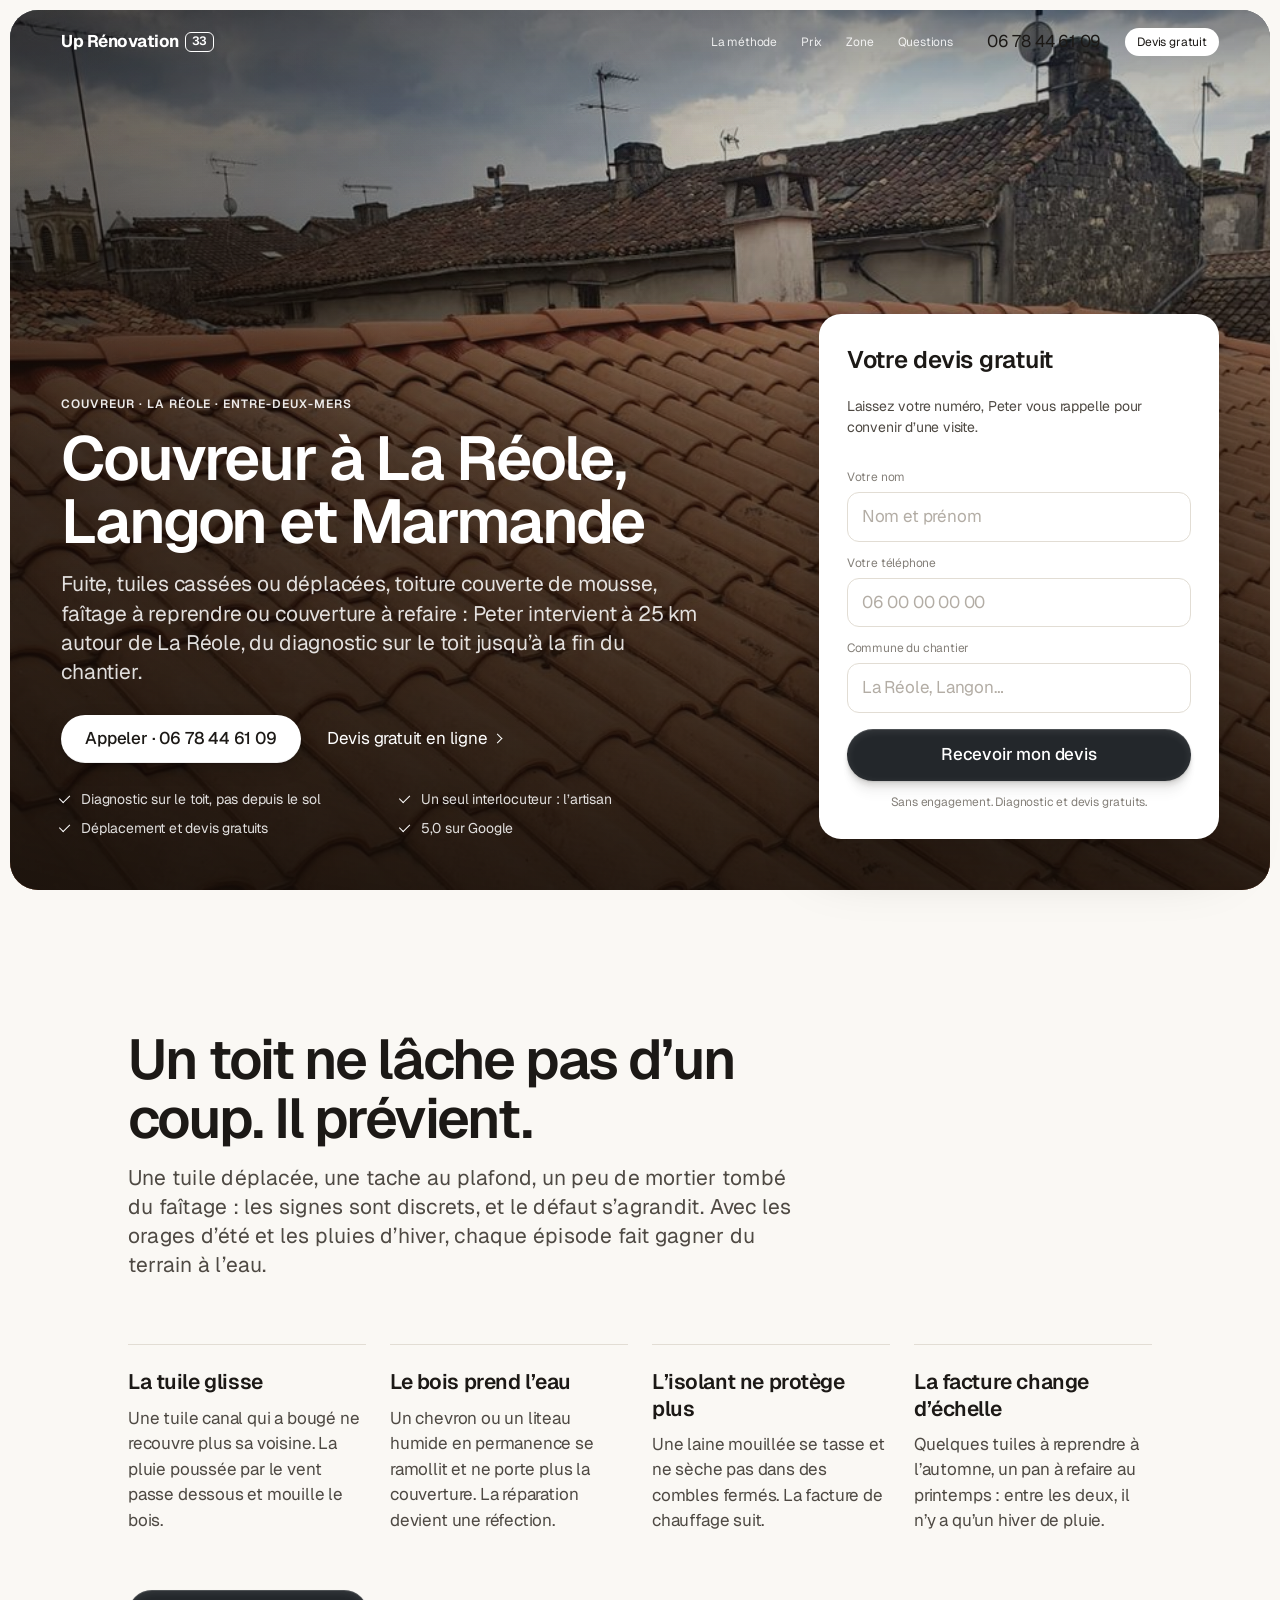
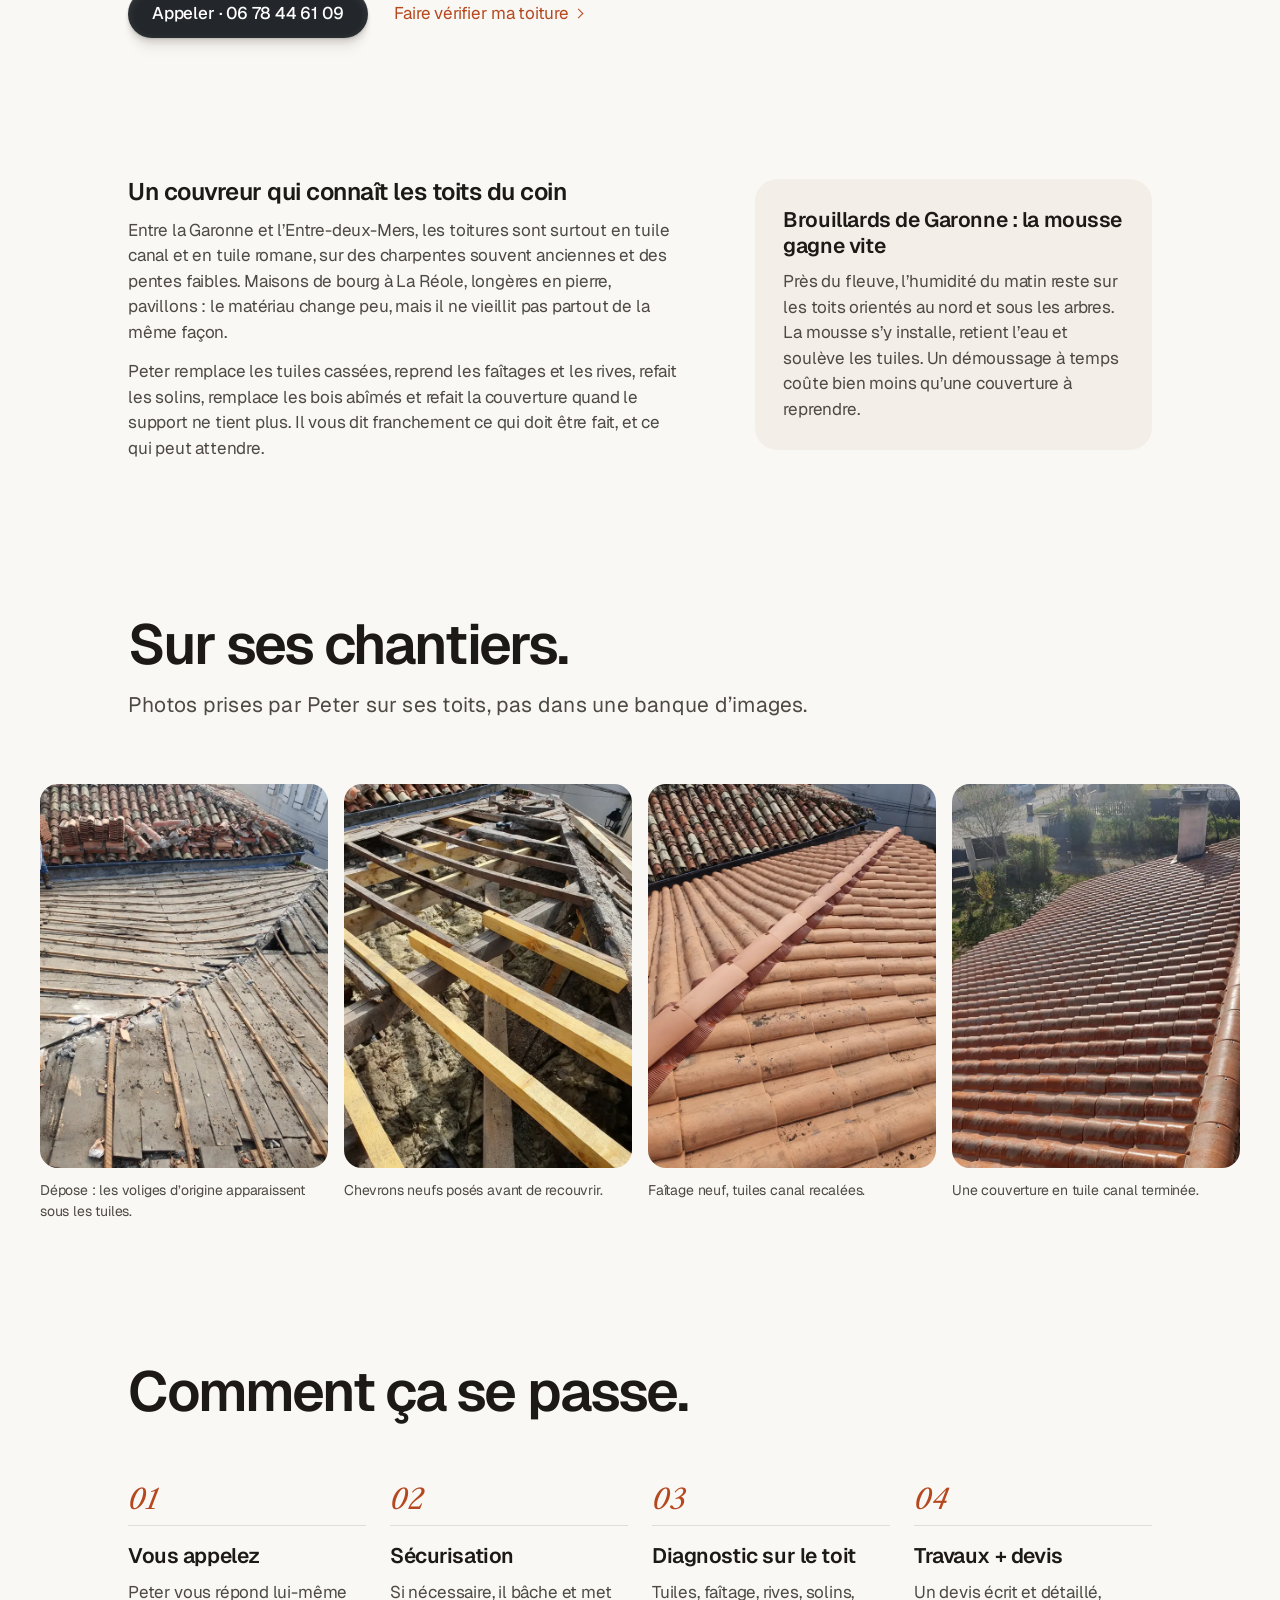
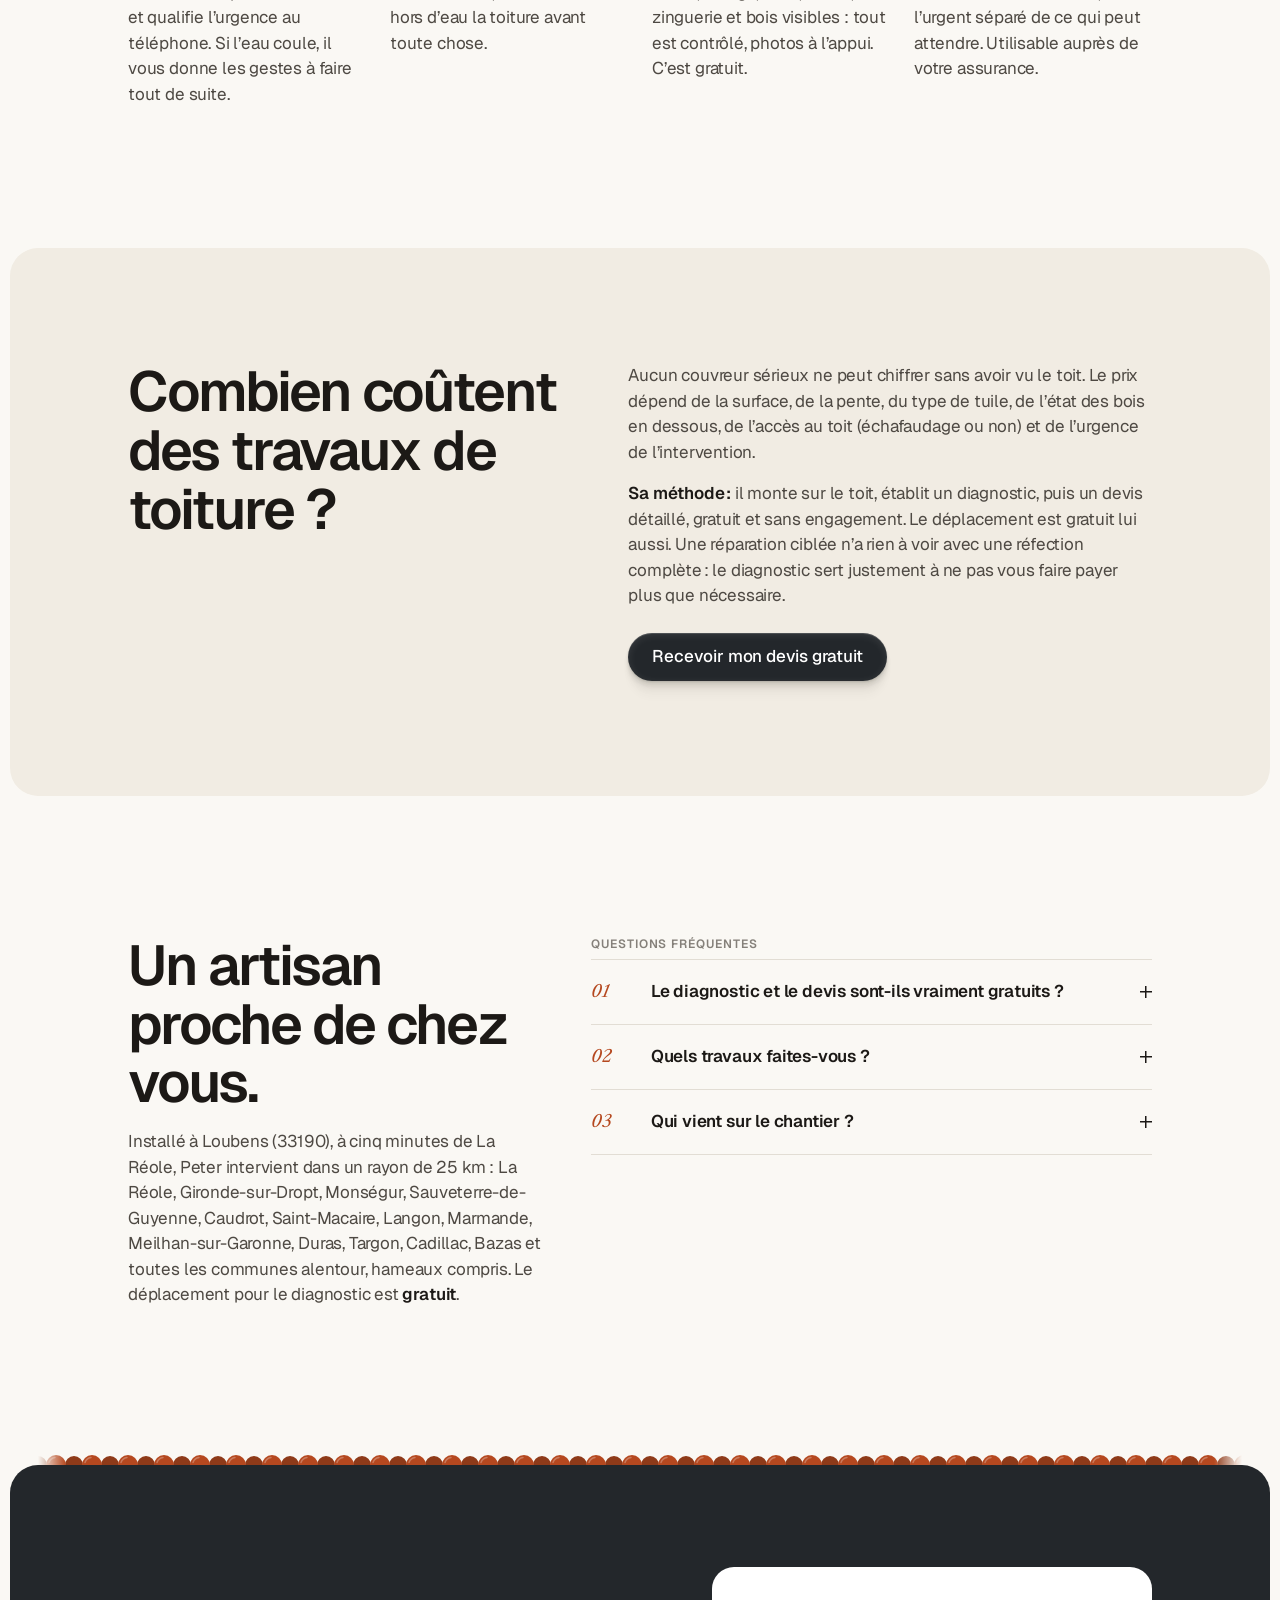
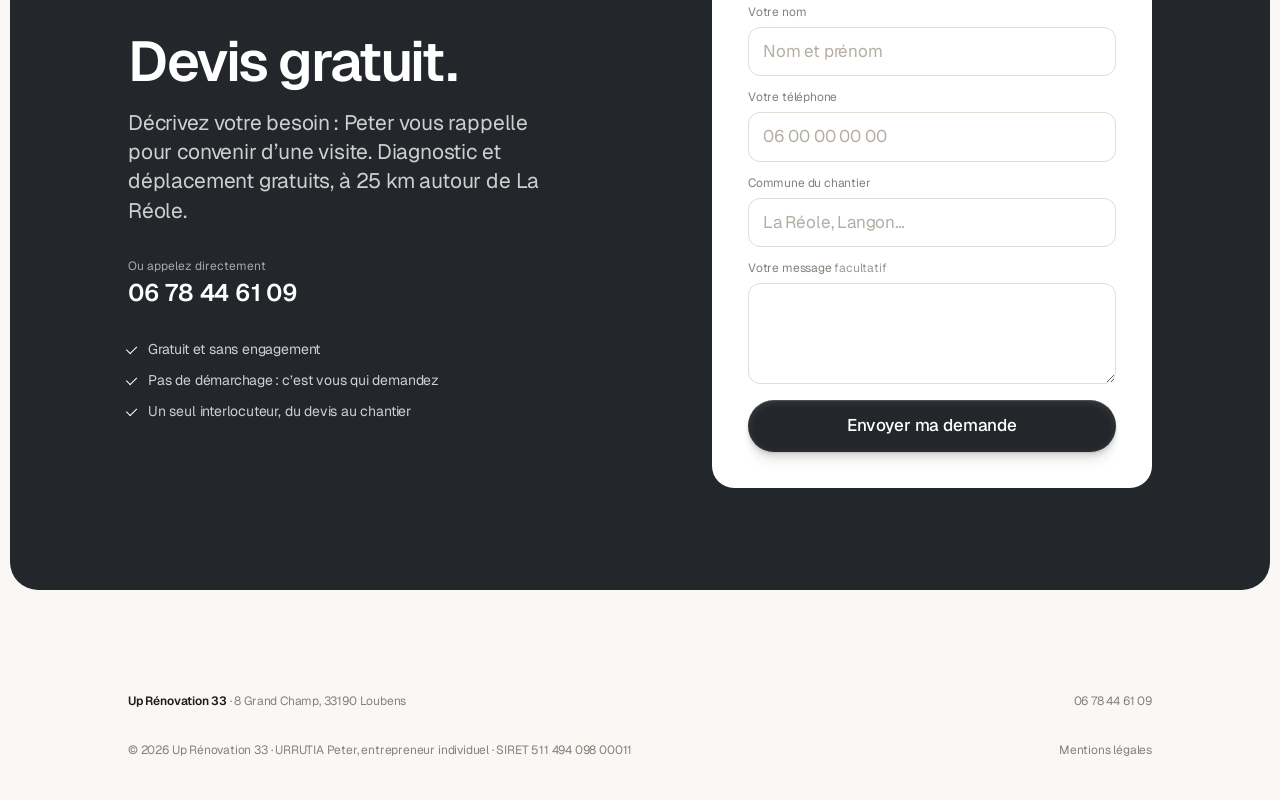
<file: couvreur-la-reole/index.html>
<!doctype html>
<html lang="fr">
<head>
<meta charset="utf-8">
<meta name="viewport" content="width=device-width, initial-scale=1, viewport-fit=cut">
<title>Couvreur à La Réole, Langon et Marmande · Up Rénovation 33</title>
<meta name="description" content="Couvreur à Loubens, près de La Réole&nbsp;: réparation de fuite, couverture tuile, démoussage, charpente, zinguerie. Langon, Marmande, Sauveterre. Devis gratuit.">
<link rel="canonical" href="https://uprenovation33.fr/couvreur-la-reole/">
<meta name="robots" content="index, follow">
<meta name="twitter:card" content="summary_large_image">
<meta property="og:type" content="website">
<meta property="og:locale" content="fr_FR">
<meta property="og:site_name" content="Up Rénovation 33">
<meta property="og:title" content="Couvreur à La Réole et dans l’Entre-deux-Mers · Up Rénovation 33">
<meta property="og:description" content="Couvreur à Loubens, près de La Réole&nbsp;: réparation de fuite, couverture tuile, démoussage, charpente, zinguerie. Langon, Marmande, Sauveterre. Devis gratuit.">
<meta property="og:url" content="https://uprenovation33.fr/couvreur-la-reole/">
<meta property="og:image" content="https://uprenovation33.fr/lp/img/toiture-tuile-canal-la-reole.jpg">
<meta name="theme-color" content="#FFFFFF">
<link rel="icon" href="../lp/favicon.svg" type="image/svg+xml">
<link rel="preconnect" href="https://fonts.googleapis.com">
<link rel="preconnect" href="https://fonts.gstatic.com" crossorigin>
<link href="https://fonts.googleapis.com/css2?family=Geist:wght@400;500;600;700&family=Libre+Caslon+Text:ital@1&display=swap" rel="stylesheet">
<link rel="preload" as="image" href="../lp/img/toiture-tuile-canal-la-reole.jpg">
<link rel="stylesheet" href="../styles.css?v=12">
<link rel="stylesheet" href="../lp/lp.css?v=12">
</head>
<body class="lp">

<a href="#main" class="sr-only">Aller au contenu</a>

<header class="nav on-photo" id="nav">
  <div class="nav-in">
    <a class="nav-logo" href="/" aria-label="Up Rénovation 33, accueil"><span class="mark">Up Rénovation</span><span class="mark-n">33</span></a>
    <nav class="nav-links" aria-label="Navigation">
      <a href="#methode">La méthode</a>
      <a href="#prix">Prix</a>
      <a href="#zone">Zone</a>
      <a href="#faq">Questions</a>
    </nav>
    <a class="nav-tel" href="tel:+33678446109">06 78 44 61 09</a>
    <a class="nav-cta" href="#devis">Devis gratuit</a>
  </div>
</header>

<main id="main">

<section class="hero lp-hero" id="hero" aria-labelledby="h1">
  <div class="frame lp-frame">
    <img src="../lp/img/toiture-tuile-canal-la-reole.jpg" alt="Toiture en tuiles canal refaite par Peter à La Réole, le clocher au fond." width="1200" height="675" fetchpriority="high">
    <div class="hero-in">
      <div class="hero-txt">
        <p class="lp-kicker">Couvreur · La Réole · Entre-deux-Mers</p>
        <h1 id="h1">Couvreur à La Réole, Langon et Marmande</h1>
        <p>Fuite, tuiles cassées ou déplacées, toiture couverte de mousse, faîtage à reprendre ou couverture à refaire&nbsp;: Peter intervient à 25 km autour de La Réole, du diagnostic sur le toit jusqu’à la fin du chantier.</p>
        <div class="hero-cta">
          <a class="btn btn-white" href="tel:+33678446109">Appeler · 06 78 44 61 09</a>
          <a class="link link-white" href="#devis-express">Devis gratuit en ligne</a>
        </div>
        <ul class="ask-ok lp-trust">
          <li>Diagnostic sur le toit, pas depuis le sol</li>
          <li>Un seul interlocuteur&nbsp;: l’artisan</li>
          <li>Déplacement et devis gratuits</li>
          <li>5,0 sur Google</li>
        </ul>
      </div>
    </div>
  </div>

  <div class="form lp-card">
    <form id="devis-express" novalidate>
      <p class="lp-card-t">Votre devis gratuit</p>
      <p class="lp-card-s">Laissez votre numéro, Peter vous rappelle pour convenir d’une visite.</p>
      <input type="hidden" name="access_key" value="REMPLACER_PAR_LA_CLE_WEB3FORMS">
      <input type="hidden" name="subject" value="Rappel express · Couvreur · Up Rénovation 33">
      <input type="hidden" name="from_name" value="Site Up Rénovation 33">
      <input type="hidden" name="prestation" value="Couvreur">
      <input type="checkbox" name="botcheck" class="sr-only" tabindex="-1" autocomplete="off">
      <div class="field">
        <label for="x-nom">Votre nom</label>
        <input type="text" id="x-nom" name="nom" autocomplete="name" placeholder="Nom et prénom" required>
        <p class="err">Merci d’indiquer votre nom.</p>
      </div>
      <div class="field">
        <label for="x-tel">Votre téléphone</label>
        <input type="tel" id="x-tel" name="telephone" autocomplete="tel" inputmode="tel" placeholder="06 00 00 00 00" required>
        <p class="err">Merci d’indiquer un téléphone où vous joindre.</p>
      </div>
      <div class="field">
        <label for="x-ville">Commune du chantier</label>
        <input type="text" id="x-ville" name="commune" autocomplete="address-level2" placeholder="La Réole, Langon…">
      </div>
      <button type="submit" class="btn btn-wide">Recevoir mon devis</button>
      <p class="form-foot">Sans engagement. Diagnostic et devis gratuits.</p>
    </form>
    <div class="form-state" role="status" aria-live="polite">
      <div class="done-ic" aria-hidden="true"><svg viewBox="0 0 24 24"><path d="M5 12.5l4.5 4.5L19 7.5"/></svg></div>
      <b>C’est noté.</b>
      <p>Peter vous rappelle rapidement.</p>
      <a href="tel:+33678446109" class="link">06 78 44 61 09</a>
    </div>
    <div class="form-state is-error" role="alert" aria-live="assertive">
      <b>L’envoi n’a pas abouti.</b>
      <p>Appelez directement, il répond.</p>
      <a href="tel:+33678446109" class="link">06 78 44 61 09</a>
    </div>
  </div>
</section>

<section class="lp-sec" aria-labelledby="risque-t">
  <div class="wrap">
    <div class="head">
      <h2 id="risque-t" class="reveal">Un toit ne lâche pas d’un coup. Il prévient.</h2>
      <p class="reveal">Une tuile déplacée, une tache au plafond, un peu de mortier tombé du faîtage&nbsp;: les signes sont discrets, et le défaut s’agrandit. Avec les orages d’été et les pluies d’hiver, chaque épisode fait gagner du terrain à l’eau.</p>
    </div>
    <dl class="facts lp-risques">
      <div class="reveal"><dt>La tuile glisse</dt><dd>Une tuile canal qui a bougé ne recouvre plus sa voisine. La pluie poussée par le vent passe dessous et mouille le bois.</dd></div>
      <div class="reveal"><dt>Le bois prend l’eau</dt><dd>Un chevron ou un liteau humide en permanence se ramollit et ne porte plus la couverture. La réparation devient une réfection.</dd></div>
      <div class="reveal"><dt>L’isolant ne protège plus</dt><dd>Une laine mouillée se tasse et ne sèche pas dans des combles fermés. La facture de chauffage suit.</dd></div>
      <div class="reveal"><dt>La facture change d’échelle</dt><dd>Quelques tuiles à reprendre à l’automne, un pan à refaire au printemps&nbsp;: entre les deux, il n’y a qu’un hiver de pluie.</dd></div>
    </dl>
    <div class="hero-cta lp-cta-row">
      <a class="btn" href="tel:+33678446109">Appeler · 06 78 44 61 09</a>
      <a class="link" href="#devis">Faire vérifier ma toiture</a>
    </div>
  </div>
</section>

<section class="lp-sec lp-sec-top0" aria-label="Le métier">
  <div class="wrap lp-texte">
    <div class="lp-prose">
      <h2 class="reveal">Un couvreur qui connaît les toits du coin</h2>
      <p>Entre la Garonne et l’Entre-deux-Mers, les toitures sont surtout en tuile canal et en tuile romane, sur des charpentes souvent anciennes et des pentes faibles. Maisons de bourg à La Réole, longères en pierre, pavillons&nbsp;: le matériau change peu, mais il ne vieillit pas partout de la même façon.</p>
      <p>Peter remplace les tuiles cassées, reprend les faîtages et les rives, refait les solins, remplace les bois abîmés et refait la couverture quand le support ne tient plus. Il vous dit franchement ce qui doit être fait, et ce qui peut attendre.</p>
    </div>
    <aside class="lp-urgent reveal">
      <b>Brouillards de Garonne&nbsp;: la mousse gagne vite</b>
      <p>Près du fleuve, l’humidité du matin reste sur les toits orientés au nord et sous les arbres. La mousse s’y installe, retient l’eau et soulève les tuiles. Un démoussage à temps coûte bien moins qu’une couverture à reprendre.</p>
    </aside>
  </div>
</section>

<section class="lp-sec lp-sec-top0" aria-labelledby="photos-t">
  <div class="wrap">
    <div class="head">
      <h2 id="photos-t" class="reveal">Sur ses chantiers.</h2>
      <p class="reveal">Photos prises par Peter sur ses toits, pas dans une banque d’images.</p>
    </div>
  </div>
  <div class="lp-galerie" data-n="4">
    <figure class="reveal"><img src="../lp/img/g-depose.webp" alt="Dépose&nbsp;: les voliges d’origine apparaissent sous les tuiles." loading="lazy" width="660" height="880"><figcaption>Dépose&nbsp;: les voliges d’origine apparaissent sous les tuiles.</figcaption></figure>
    <figure class="reveal"><img src="../lp/img/g-chevrons.webp" alt="Chevrons neufs posés avant de recouvrir." loading="lazy" width="660" height="880"><figcaption>Chevrons neufs posés avant de recouvrir.</figcaption></figure>
    <figure class="reveal"><img src="../lp/img/g-faitage.webp" alt="Faîtage neuf, tuiles canal recalées." loading="lazy" width="660" height="880"><figcaption>Faîtage neuf, tuiles canal recalées.</figcaption></figure>
    <figure class="reveal"><img src="../lp/img/g-toit-fini.webp" alt="Une couverture en tuile canal terminée." loading="lazy" width="660" height="880"><figcaption>Une couverture en tuile canal terminée.</figcaption></figure>
  </div>
</section>

<section class="lp-sec lp-sec-top0" id="methode" aria-labelledby="methode-t">
  <div class="wrap">
    <div class="head"><h2 id="methode-t" class="reveal">Comment ça se passe.</h2></div>
    <ol class="lp-steps">
      <li class="reveal"><span>01</span><b>Vous appelez</b><p>Peter vous répond lui-même et qualifie l’urgence au téléphone. Si l’eau coule, il vous donne les gestes à faire tout de suite.</p></li>
      <li class="reveal"><span>02</span><b>Sécurisation</b><p>Si nécessaire, il bâche et met hors d’eau la toiture avant toute chose.</p></li>
      <li class="reveal"><span>03</span><b>Diagnostic sur le toit</b><p>Tuiles, faîtage, rives, solins, zinguerie et bois visibles&nbsp;: tout est contrôlé, photos à l’appui. C’est gratuit.</p></li>
      <li class="reveal"><span>04</span><b>Travaux + devis</b><p>Un devis écrit et détaillé, l’urgent séparé de ce qui peut attendre. Utilisable auprès de votre assurance.</p></li>
    </ol>
  </div>
</section>

<section class="zone lp-prix" id="prix" aria-labelledby="prix-t">
  <div class="wrap lp-prix-in">
    <h2 id="prix-t" class="reveal">Combien coûtent des travaux de toiture&nbsp;?</h2>
    <div>
      <p>Aucun couvreur sérieux ne peut chiffrer sans avoir vu le toit. Le prix dépend de la surface, de la pente, du type de tuile, de l’état des bois en dessous, de l’accès au toit (échafaudage ou non) et de l’urgence de l’intervention.</p>
      <p><b>Sa méthode&#8239;:</b> il monte sur le toit, établit un diagnostic, puis un devis détaillé, gratuit et sans engagement. Le déplacement est gratuit lui aussi. Une réparation ciblée n’a rien à voir avec une réfection complète&#8239;: le diagnostic sert justement à ne pas vous faire payer plus que nécessaire.</p>
      <a class="btn" href="#devis">Recevoir mon devis gratuit</a>
    </div>
  </div>
</section>

<section class="faq" id="zone" aria-labelledby="zone-t">
  <div class="wrap faq-in">
    <div>
      <h2 id="zone-t" class="reveal">Un artisan proche de chez vous.</h2>
      <p class="lp-zone-p">Installé à Loubens (33190), à cinq minutes de La Réole, Peter intervient dans un rayon de 25 km&nbsp;: La Réole, Gironde-sur-Dropt, Monségur, Sauveterre-de-Guyenne, Caudrot, Saint-Macaire, Langon, Marmande, Meilhan-sur-Garonne, Duras, Targon, Cadillac, Bazas et toutes les communes alentour, hameaux compris. Le déplacement pour le diagnostic est <strong>gratuit</strong>.</p>
    </div>
    <div>
      <h3 class="lp-faq-t" id="faq">Questions fréquentes</h3>
      <div class="faq-list">
        <details name="faq">
          <summary>Le diagnostic et le devis sont-ils vraiment gratuits&nbsp;?</summary>
          <p>Oui, les deux, et sans engagement. Rien n’est facturé pour venir voir, monter sur le toit et remettre un chiffrage écrit.</p>
        </details>
        <details name="faq">
          <summary>Quels travaux faites-vous&nbsp;?</summary>
          <p>Couverture en tuile, réparation de fuite, démoussage et hydrofuge, charpente, zinguerie et gouttières, et aussi nettoyage et peinture de façade.</p>
        </details>
        <details name="faq">
          <summary>Qui vient sur le chantier&nbsp;?</summary>
          <p>Peter lui-même. Celui qui chiffre est celui qui monte sur le toit.</p>
        </details>
      </div>
    </div>
  </div>
</section>

</main>

<div class="tuiles" aria-hidden="true"></div>
<section class="quote" id="devis" aria-labelledby="devis-t">
  <div class="wrap ask">
    <div class="ask-txt">
      <h2 id="devis-t">Devis gratuit.</h2>
      <p>Décrivez votre besoin&#8239;: Peter vous rappelle pour convenir d’une visite. Diagnostic et déplacement gratuits, à 25 km autour de La Réole.</p>
      <a class="ask-tel" href="tel:+33678446109"><small>Ou appelez directement</small>06 78 44 61 09</a>
      <ul class="ask-ok">
        <li>Gratuit et sans engagement</li>
        <li>Pas de démarchage&#8239;: c’est vous qui demandez</li>
        <li>Un seul interlocuteur, du devis au chantier</li>
      </ul>
    </div>
    <div class="ask-card form">
      <form id="devis-form" novalidate>
        <input type="hidden" name="access_key" value="REMPLACER_PAR_LA_CLE_WEB3FORMS">
        <input type="hidden" name="subject" value="Devis Couvreur · Up Rénovation 33">
        <input type="hidden" name="from_name" value="Site Up Rénovation 33">
        <input type="hidden" name="prestation" value="Couvreur">
        <input type="checkbox" name="botcheck" class="sr-only" tabindex="-1" autocomplete="off">
        <div class="field">
          <label for="f-nom">Votre nom</label>
          <input type="text" id="f-nom" name="nom" autocomplete="name" placeholder="Nom et prénom" required>
          <p class="err">Merci d’indiquer votre nom.</p>
        </div>
        <div class="field">
          <label for="f-tel">Votre téléphone</label>
          <input type="tel" id="f-tel" name="telephone" autocomplete="tel" inputmode="tel" placeholder="06 00 00 00 00" required>
          <p class="err">Merci d’indiquer un téléphone où vous joindre.</p>
        </div>
        <div class="field">
          <label for="f-ville">Commune du chantier</label>
          <input type="text" id="f-ville" name="commune" autocomplete="address-level2" placeholder="La Réole, Langon…">
        </div>
        <div class="field">
          <label for="f-msg">Votre message <small>facultatif</small></label>
          <textarea id="f-msg" name="message" rows="3"></textarea>
        </div>
        <button type="submit" class="btn btn-wide">Envoyer ma demande</button>
      </form>
      <div class="form-state" role="status" aria-live="polite">
        <div class="done-ic" aria-hidden="true"><svg viewBox="0 0 24 24"><path d="M5 12.5l4.5 4.5L19 7.5"/></svg></div>
        <b>Message reçu.</b>
        <p>Peter vous rappelle pour convenir d’une visite.</p>
        <a href="tel:+33678446109" class="link">06 78 44 61 09</a>
      </div>
      <div class="form-state is-error" role="alert" aria-live="assertive">
        <b>L’envoi n’a pas abouti.</b>
        <p>Le plus simple est de l’appeler directement&#8239;: il répond.</p>
        <a href="tel:+33678446109" class="link">06 78 44 61 09</a>
      </div>
    </div>
  </div>
</section>

<footer class="foot">
  <div class="wrap">
    <p class="foot-note">Couvreur à Loubens, près de La Réole. Couverture, réparation de fuite, démoussage, charpente, zinguerie et façades dans l’Entre-deux-Mers.</p>
    <div class="foot-in">
      <p><b>Up Rénovation 33</b> · 8 Grand Champ, 33190 Loubens</p>
      <p><a href="tel:+33678446109">06 78 44 61 09</a></p>
    </div>
    <div class="foot-in foot-bottom">
      <p>© 2026 Up Rénovation 33 · URRUTIA Peter, entrepreneur individuel · SIRET 511 494 098 00011</p>
      <p><a href="/mentions-legales">Mentions légales</a></p>
    </div>
  </div>
</footer>

<div class="callbar" id="callbar" aria-label="Contact rapide">
  <a class="btn btn-ghost-call" href="tel:+33678446109">Appeler</a>
  <a class="btn" href="#devis">Devis gratuit</a>
</div>

<script>
  /* Navigation claire sur la photo, verre blanc ensuite (comme l'accueil) */
  (function () {
    var nav = document.getElementById('nav'), hero = document.getElementById('hero');
    function f() {
      var on = hero.querySelector('.frame').getBoundingClientRect().bottom > 60;
      nav.classList.toggle('on-photo', on); nav.classList.toggle('is-scrolled', !on);
    }
    addEventListener('scroll', f, { passive: true }); addEventListener('resize', f); f();
  })();
</script>
<script type="application/ld+json">
{"@context":"https://schema.org","@type":"RoofingContractor","name":"Up Rénovation 33","telephone":"+33678446109","email":"urrutiapeterrenovation@gmail.com","url":"https://uprenovation33.fr/couvreur-la-reole/","image":"https://uprenovation33.fr/lp/img/toiture-tuile-canal-la-reole.jpg","address":{"@type":"PostalAddress","streetAddress":"8 Grand Champ","addressLocality":"Loubens","postalCode":"33190","addressRegion":"Nouvelle-Aquitaine","addressCountry":"FR"},"geo":{"@type":"GeoCoordinates","latitude":44.612,"longitude":-0.033},"areaServed":"La Réole, Langon, Marmande, Sauveterre-de-Guyenne, Monségur, Bazas, Saint-Macaire, Cadillac","identifier":"SIRET 511 494 098 00011","@id":"https://uprenovation33.fr/#entreprise"}
</script>
<script src="../config.js?v=3" defer></script>
<script src="../suivi.js?v=1" defer></script>
<script src="../lp/script.js?v=6" defer></script>
</body>
</html>
</file>
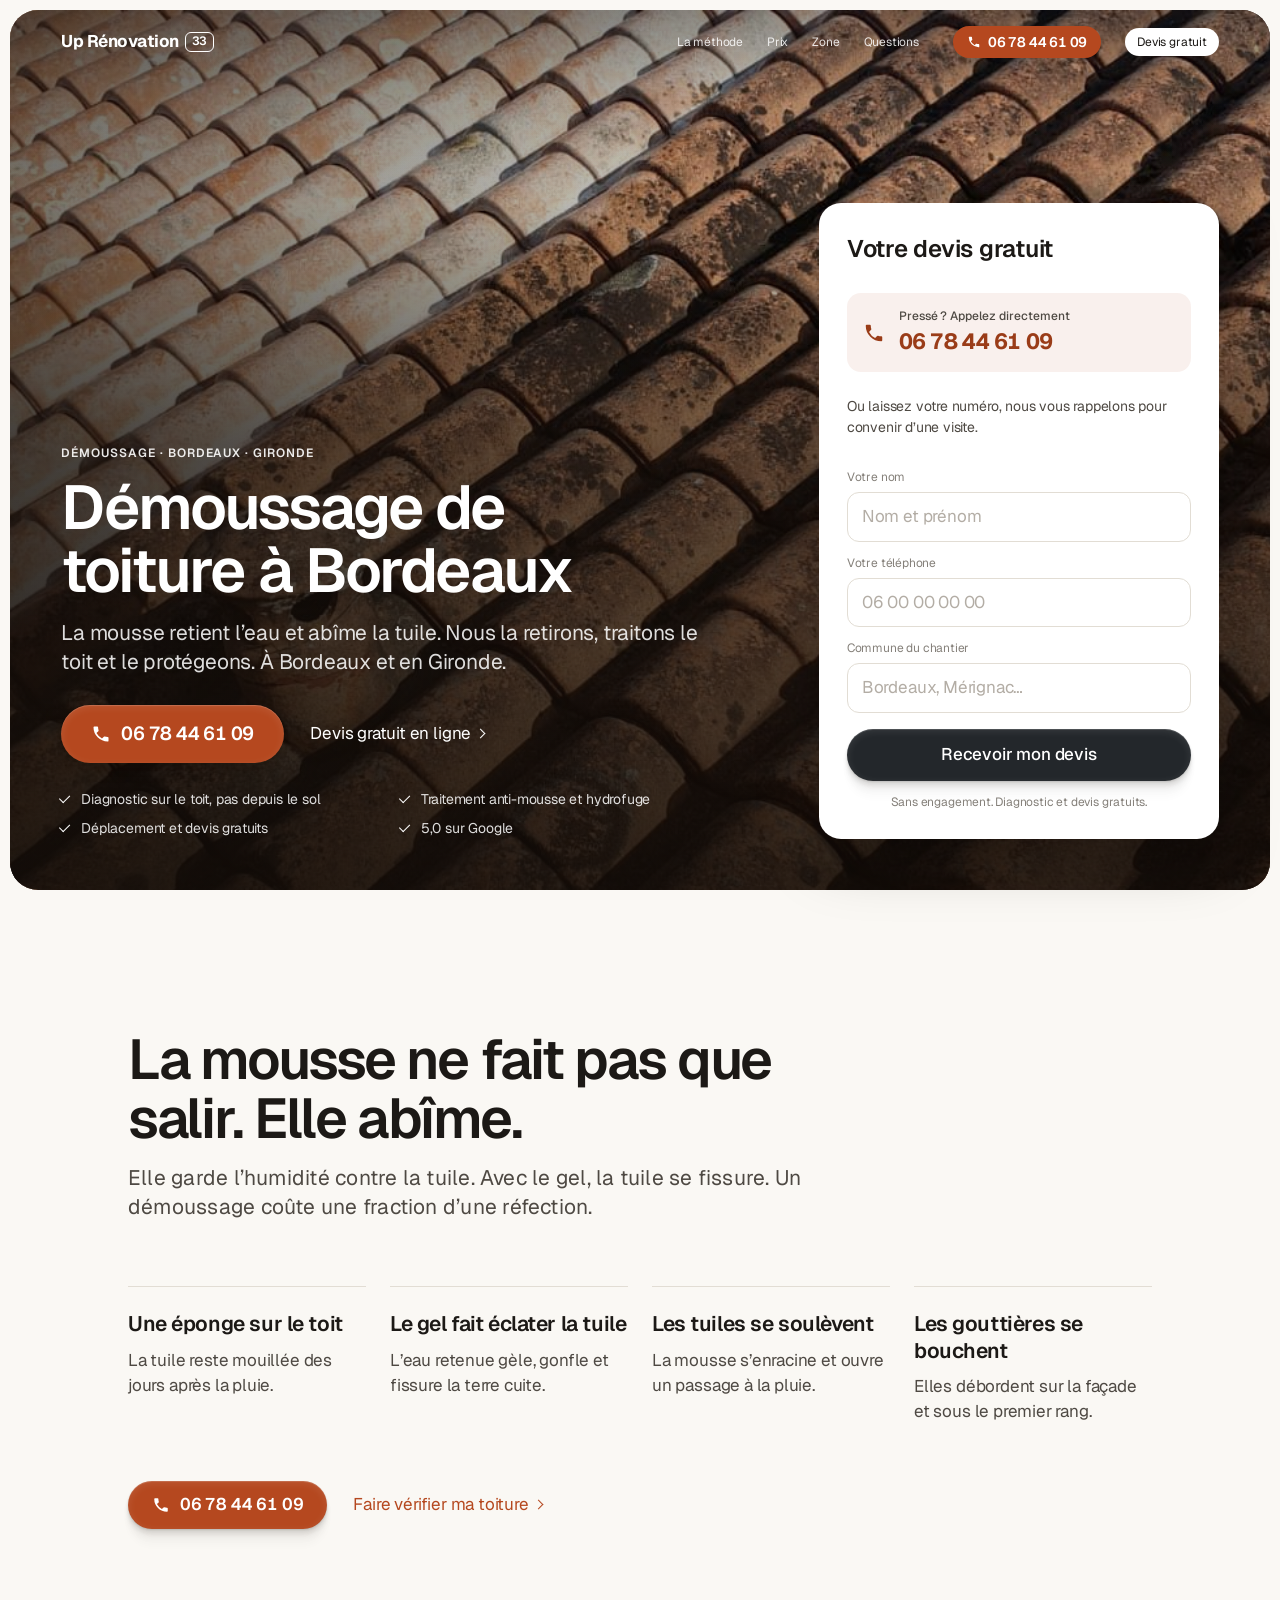
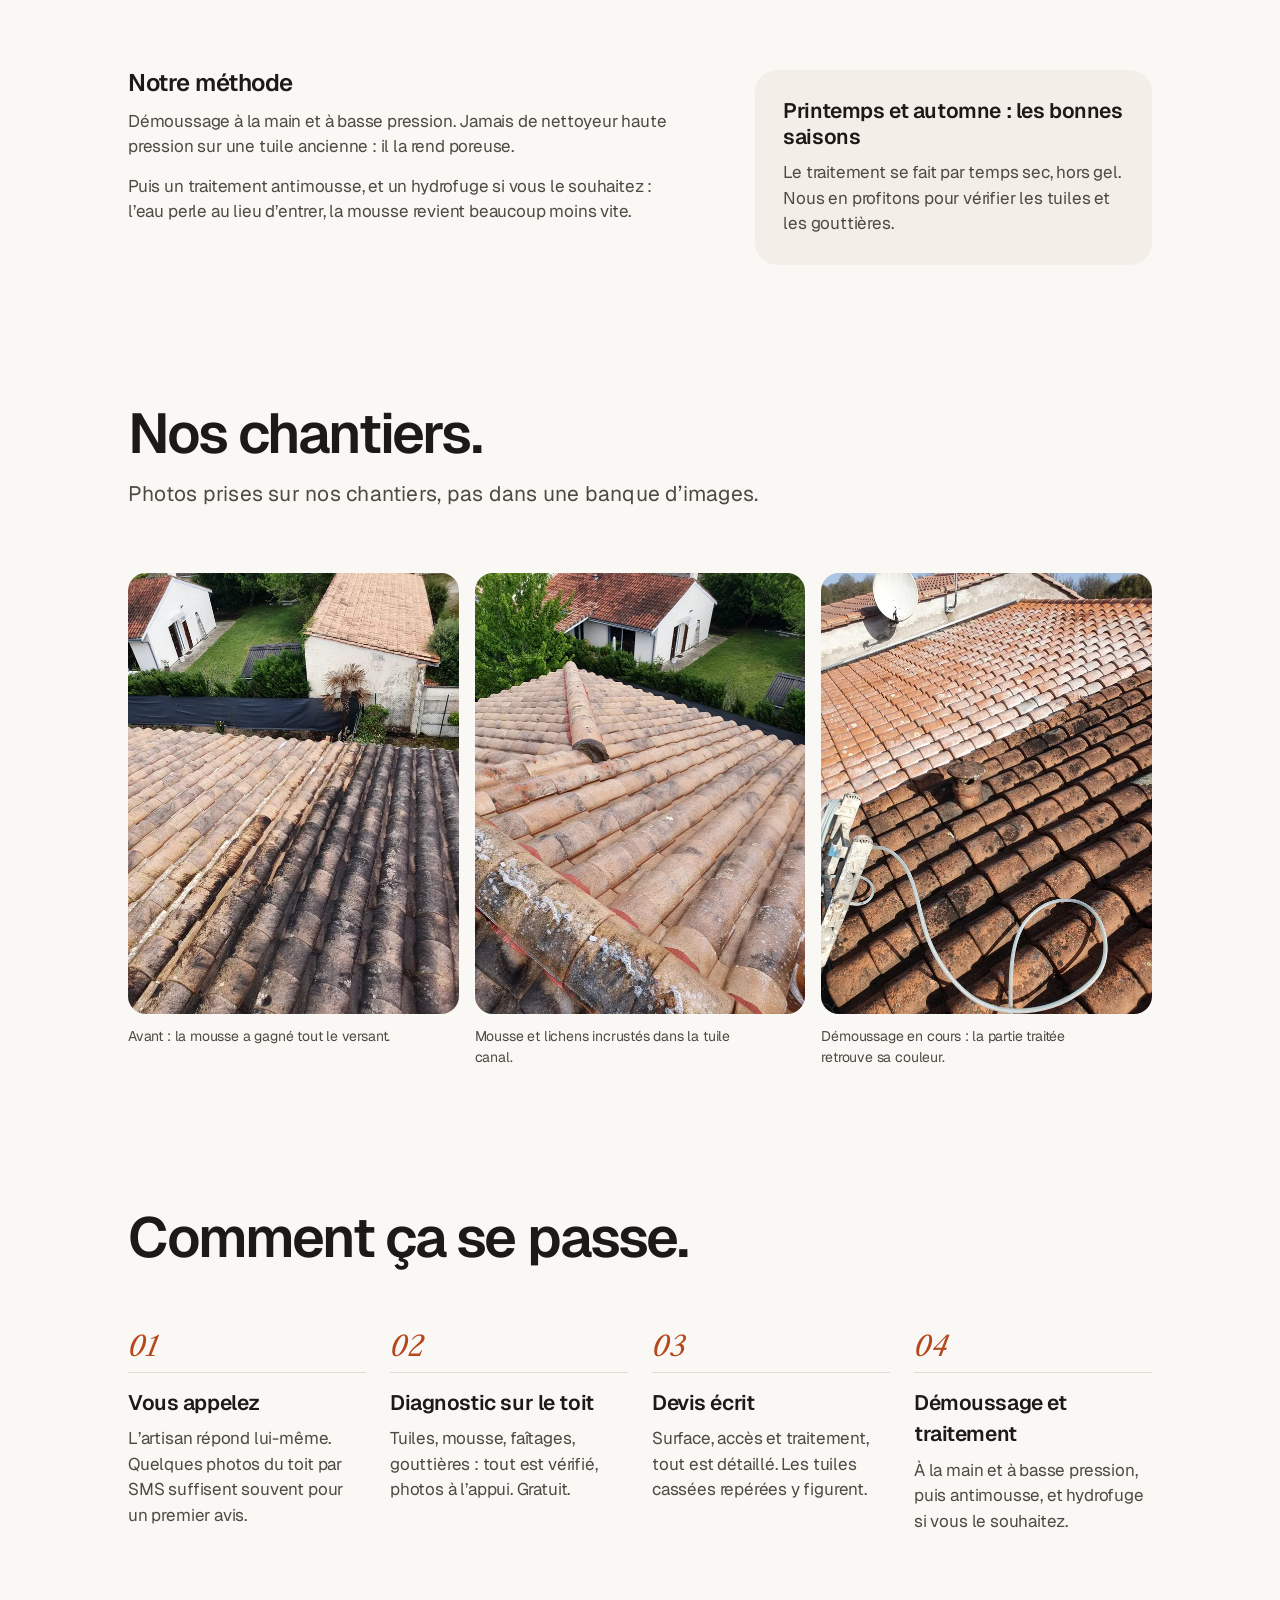
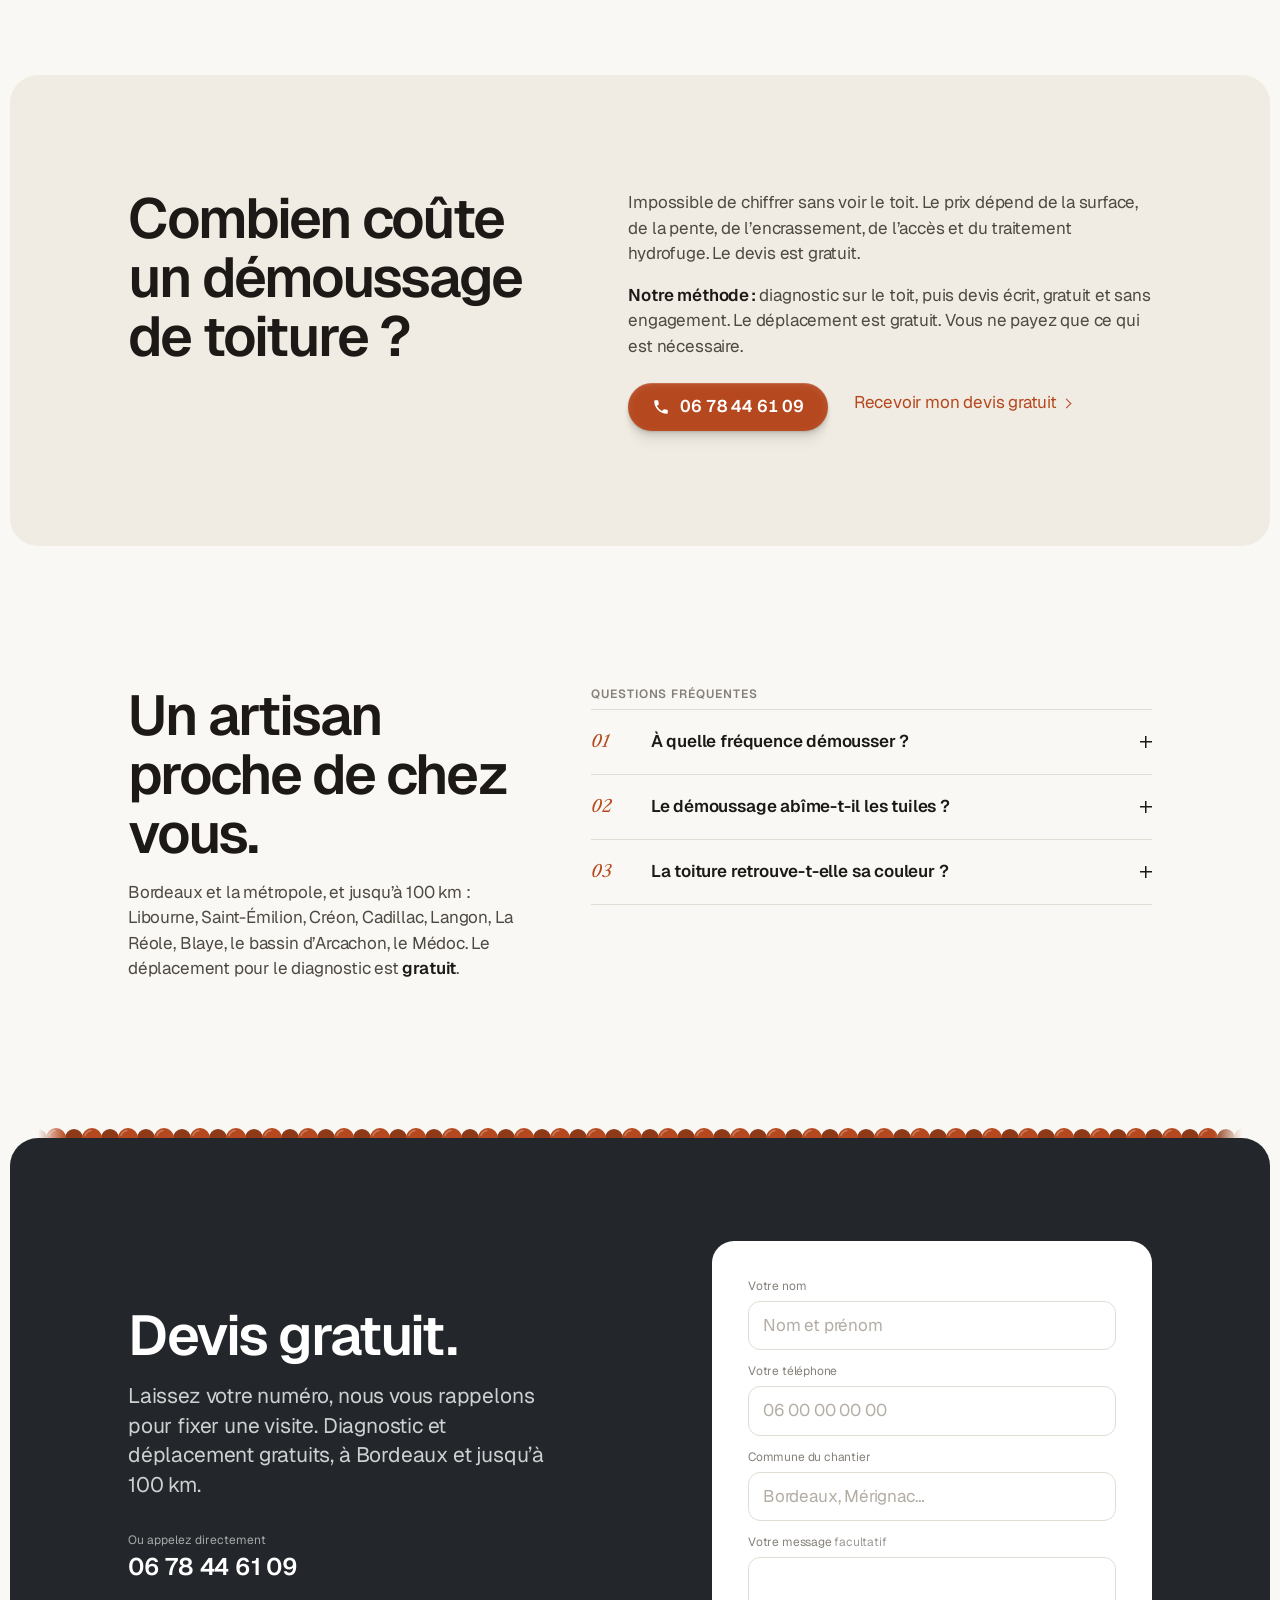
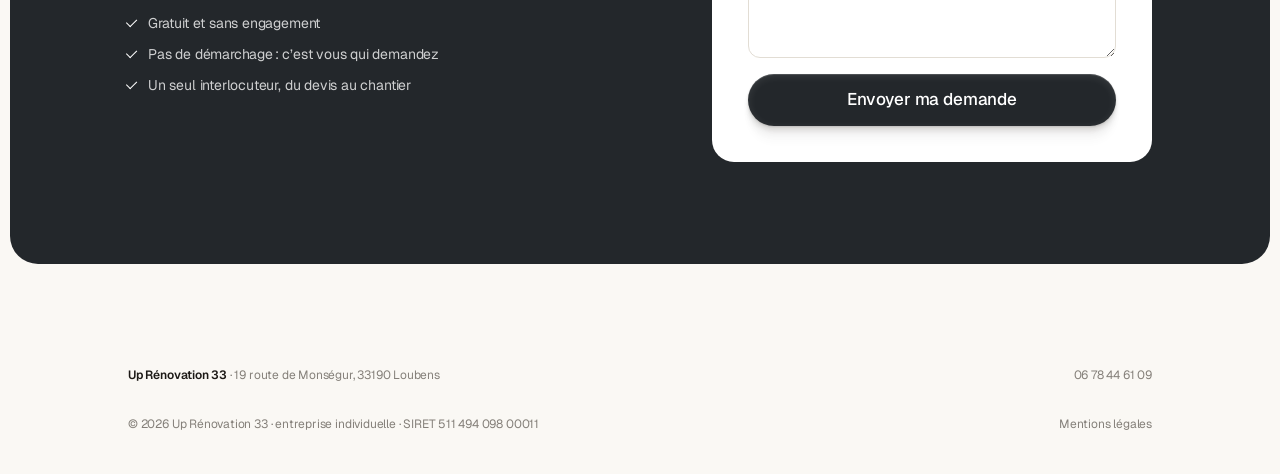
<file: demoussage-toiture/index.html>
<!doctype html>
<html lang="fr">
<head>
<meta charset="utf-8">
<meta name="viewport" content="width=device-width, initial-scale=1, viewport-fit=cut">
<title>Démoussage de toiture à Bordeaux · Up Rénovation 33</title>
<meta name="description" content="Démoussage, nettoyage et traitement hydrofuge de toiture à Bordeaux, dans la métropole et en Gironde. Diagnostic et devis gratuits.">
<link rel="canonical" href="https://uprenovation33.fr/demoussage-toiture/">
<meta name="robots" content="index, follow">
<meta name="twitter:card" content="summary_large_image">
<meta property="og:type" content="website">
<meta property="og:locale" content="fr_FR">
<meta property="og:site_name" content="Up Rénovation 33">
<meta property="og:title" content="Démoussage et traitement de toiture · Up Rénovation 33">
<meta property="og:description" content="Démoussage, nettoyage et traitement hydrofuge de toiture à Bordeaux, dans la métropole et en Gironde. Diagnostic et devis gratuits.">
<meta property="og:url" content="https://uprenovation33.fr/demoussage-toiture/">
<meta property="og:image" content="https://uprenovation33.fr/lp/img/demoussage-toiture-gironde.jpg">
<meta name="theme-color" content="#FFFFFF">
<link rel="icon" href="../lp/favicon.svg" type="image/svg+xml">
<link rel="preconnect" href="https://fonts.googleapis.com">
<link rel="preconnect" href="https://fonts.gstatic.com" crossorigin>
<link href="https://fonts.googleapis.com/css2?family=Geist:wght@400;500;600;700&family=Libre+Caslon+Text:ital@1&display=swap" rel="stylesheet">
<link rel="preload" as="image" href="../lp/img/demoussage-toiture-gironde.jpg">
<link rel="stylesheet" href="../styles.css?v=13">
<link rel="stylesheet" href="../lp/lp.css?v=13">
</head>
<body class="lp">

<a href="#main" class="sr-only">Aller au contenu</a>

<header class="nav on-photo" id="nav">
  <div class="nav-in">
    <a class="nav-logo" href="/" aria-label="Up Rénovation 33, accueil"><span class="mark">Up Rénovation</span><span class="mark-n">33</span></a>
    <nav class="nav-links" aria-label="Navigation">
      <a href="#methode">La méthode</a>
      <a href="#prix">Prix</a>
      <a href="#zone">Zone</a>
      <a href="#faq">Questions</a>
    </nav>
    <a class="nav-call" href="tel:+33678446109"><i class="ic-tel" aria-hidden="true"></i>06 78 44 61 09</a>
    <a class="nav-cta" href="#devis">Devis gratuit</a>
  </div>
</header>

<main id="main">

<section class="hero lp-hero" id="hero" aria-labelledby="h1">
  <div class="frame lp-frame">
    <img src="../lp/img/demoussage-toiture-gironde.jpg" alt="Chantier réel d’Up Rénovation 33&nbsp;: toiture en tuiles à moitié démoussée, la partie nettoyée retrouve sa couleur." width="1200" height="675" fetchpriority="high">
    <div class="hero-in">
      <div class="hero-txt">
        <p class="lp-kicker">Démoussage · Bordeaux · Gironde</p>
        <h1 id="h1">Démoussage de toiture à Bordeaux</h1>
        <p>La mousse retient l’eau et abîme la tuile. Nous la retirons, traitons le toit et le protégeons. À Bordeaux et en Gironde.</p>
        <div class="hero-cta">
          <a class="btn btn-call btn-big" href="tel:+33678446109"><i class="ic-tel" aria-hidden="true"></i>06 78 44 61 09</a>
          <a class="link link-white" href="#devis-express">Devis gratuit en ligne</a>
        </div>
        <ul class="ask-ok lp-trust">
          <li>Diagnostic sur le toit, pas depuis le sol</li>
          <li>Traitement anti-mousse et hydrofuge</li>
          <li>Déplacement et devis gratuits</li>
          <li>5,0 sur Google</li>
        </ul>
      </div>
    </div>
  </div>

  <div class="form lp-card">
    <form id="devis-express" novalidate>
      <p class="lp-card-t">Votre devis gratuit</p>
      <a class="card-call" href="tel:+33678446109"><i class="ic-tel" aria-hidden="true"></i><span><small>Pressé&#8239;? Appelez directement</small>06 78 44 61 09</span></a>
      <p class="lp-card-s">Ou laissez votre numéro, nous vous rappelons pour convenir d’une visite.</p>
      <input type="hidden" name="access_key" value="REMPLACER_PAR_LA_CLE_WEB3FORMS">
      <input type="hidden" name="subject" value="Rappel express · Démoussage de toiture · Up Rénovation 33">
      <input type="hidden" name="from_name" value="Site Up Rénovation 33">
      <input type="hidden" name="prestation" value="Démoussage de toiture">
      <input type="checkbox" name="botcheck" class="sr-only" tabindex="-1" autocomplete="off">
      <div class="field">
        <label for="x-nom">Votre nom</label>
        <input type="text" id="x-nom" name="nom" autocomplete="name" placeholder="Nom et prénom" required>
        <p class="err">Merci d’indiquer votre nom.</p>
      </div>
      <div class="field">
        <label for="x-tel">Votre téléphone</label>
        <input type="tel" id="x-tel" name="telephone" autocomplete="tel" inputmode="tel" placeholder="06 00 00 00 00" required>
        <p class="err">Merci d’indiquer un téléphone où vous joindre.</p>
      </div>
      <div class="field">
        <label for="x-ville">Commune du chantier</label>
        <input type="text" id="x-ville" name="commune" autocomplete="address-level2" placeholder="Bordeaux, Mérignac…">
      </div>
      <button type="submit" class="btn btn-wide">Recevoir mon devis</button>
      <p class="form-foot">Sans engagement. Diagnostic et devis gratuits.</p>
    </form>
    <div class="form-state" role="status" aria-live="polite">
      <div class="done-ic" aria-hidden="true"><svg viewBox="0 0 24 24"><path d="M5 12.5l4.5 4.5L19 7.5"/></svg></div>
      <b>C’est noté.</b>
      <p>Nous vous rappelons rapidement.</p>
      <a href="tel:+33678446109" class="link">06 78 44 61 09</a>
    </div>
    <div class="form-state is-error" role="alert" aria-live="assertive">
      <b>L’envoi n’a pas abouti.</b>
      <p>Appelez directement, nous répondons.</p>
      <a href="tel:+33678446109" class="link">06 78 44 61 09</a>
    </div>
  </div>
</section>

<section class="lp-sec" aria-labelledby="risque-t">
  <div class="wrap">
    <div class="head">
      <h2 id="risque-t" class="reveal">La mousse ne fait pas que salir. Elle abîme.</h2>
      <p class="reveal">Elle garde l’humidité contre la tuile. Avec le gel, la tuile se fissure. Un démoussage coûte une fraction d’une réfection.</p>
    </div>
    <dl class="facts lp-risques">
      <div class="reveal"><dt>Une éponge sur le toit</dt><dd>La tuile reste mouillée des jours après la pluie.</dd></div>
      <div class="reveal"><dt>Le gel fait éclater la tuile</dt><dd>L’eau retenue gèle, gonfle et fissure la terre cuite.</dd></div>
      <div class="reveal"><dt>Les tuiles se soulèvent</dt><dd>La mousse s’enracine et ouvre un passage à la pluie.</dd></div>
      <div class="reveal"><dt>Les gouttières se bouchent</dt><dd>Elles débordent sur la façade et sous le premier rang.</dd></div>
    </dl>
    <div class="hero-cta lp-cta-row">
      <a class="btn btn-call" href="tel:+33678446109"><i class="ic-tel" aria-hidden="true"></i>06 78 44 61 09</a>
      <a class="link" href="#devis">Faire vérifier ma toiture</a>
    </div>
  </div>
</section>

<section class="lp-sec lp-sec-top0" aria-label="Le métier">
  <div class="wrap lp-texte">
    <div class="lp-prose">
      <h2 class="reveal">Notre méthode</h2>
      <p>Démoussage à la main et à basse pression. Jamais de nettoyeur haute pression sur une tuile ancienne&nbsp;: il la rend poreuse.</p>
      <p>Puis un traitement antimousse, et un hydrofuge si vous le souhaitez&nbsp;: l’eau perle au lieu d’entrer, la mousse revient beaucoup moins vite.</p>
    </div>
    <aside class="lp-urgent reveal">
      <b>Printemps et automne&nbsp;: les bonnes saisons</b>
      <p>Le traitement se fait par temps sec, hors gel. Nous en profitons pour vérifier les tuiles et les gouttières.</p>
    </aside>
  </div>
</section>

<section class="lp-sec lp-sec-top0" aria-labelledby="photos-t">
  <div class="wrap">
    <div class="head">
      <h2 id="photos-t" class="reveal">Nos chantiers.</h2>
      <p class="reveal">Photos prises sur nos chantiers, pas dans une banque d’images.</p>
    </div>
  </div>
  <div class="lp-galerie" data-n="3">
    <figure class="reveal"><img src="../lp/img/g-mousse.webp" alt="Avant&nbsp;: la mousse a gagné tout le versant." loading="lazy" width="660" height="880"><figcaption>Avant&nbsp;: la mousse a gagné tout le versant.</figcaption></figure>
    <figure class="reveal"><img src="../lp/img/g-lichen.webp" alt="Mousse et lichens incrustés dans la tuile canal." loading="lazy" width="660" height="880"><figcaption>Mousse et lichens incrustés dans la tuile canal.</figcaption></figure>
    <figure class="reveal"><img src="../lp/img/g-demoussage-cours.webp" alt="Démoussage en cours&nbsp;: la partie traitée retrouve sa couleur." loading="lazy" width="660" height="880"><figcaption>Démoussage en cours&nbsp;: la partie traitée retrouve sa couleur.</figcaption></figure>
  </div>
</section>

<section class="lp-sec lp-sec-top0" id="methode" aria-labelledby="methode-t">
  <div class="wrap">
    <div class="head"><h2 id="methode-t" class="reveal">Comment ça se passe.</h2></div>
    <ol class="lp-steps">
      <li class="reveal"><span>01</span><b>Vous appelez</b><p>L’artisan répond lui-même. Quelques photos du toit par SMS suffisent souvent pour un premier avis.</p></li>
      <li class="reveal"><span>02</span><b>Diagnostic sur le toit</b><p>Tuiles, mousse, faîtages, gouttières&nbsp;: tout est vérifié, photos à l’appui. Gratuit.</p></li>
      <li class="reveal"><span>03</span><b>Devis écrit</b><p>Surface, accès et traitement, tout est détaillé. Les tuiles cassées repérées y figurent.</p></li>
      <li class="reveal"><span>04</span><b>Démoussage et traitement</b><p>À la main et à basse pression, puis antimousse, et hydrofuge si vous le souhaitez.</p></li>
    </ol>
  </div>
</section>

<section class="zone lp-prix" id="prix" aria-labelledby="prix-t">
  <div class="wrap lp-prix-in">
    <h2 id="prix-t" class="reveal">Combien coûte un démoussage de toiture&nbsp;?</h2>
    <div>
      <p>Impossible de chiffrer sans voir le toit. Le prix dépend de la surface, de la pente, de l’encrassement, de l’accès et du traitement hydrofuge. Le devis est gratuit.</p>
      <p><b>Notre méthode&#8239;:</b> diagnostic sur le toit, puis devis écrit, gratuit et sans engagement. Le déplacement est gratuit. Vous ne payez que ce qui est nécessaire.</p>
      <div class="hero-cta prix-cta"><a class="btn btn-call" href="tel:+33678446109"><i class="ic-tel" aria-hidden="true"></i>06 78 44 61 09</a><a class="link" href="#devis">Recevoir mon devis gratuit</a></div>
    </div>
  </div>
</section>

<section class="faq" id="zone" aria-labelledby="zone-t">
  <div class="wrap faq-in">
    <div>
      <h2 id="zone-t" class="reveal">Un artisan proche de chez vous.</h2>
      <p class="lp-zone-p">Bordeaux et la métropole, et jusqu’à 100 km&nbsp;: Libourne, Saint-Émilion, Créon, Cadillac, Langon, La Réole, Blaye, le bassin d’Arcachon, le Médoc. Le déplacement pour le diagnostic est <strong>gratuit</strong>.</p>
    </div>
    <div>
      <h3 class="lp-faq-t" id="faq">Questions fréquentes</h3>
      <div class="faq-list">
        <details name="faq">
          <summary>À quelle fréquence démousser&nbsp;?</summary>
          <p>Un contrôle tous les 3 à 5 ans suffit en général. Cela dépend de l’ombre des arbres et de l’humidité autour de la maison.</p>
        </details>
        <details name="faq">
          <summary>Le démoussage abîme-t-il les tuiles&nbsp;?</summary>
          <p>Pas à la main et à basse pression. C’est le nettoyeur haute pression qui les abîme&nbsp;: nous ne l’utilisons pas sur une vieille couverture.</p>
        </details>
        <details name="faq">
          <summary>La toiture retrouve-t-elle sa couleur&nbsp;?</summary>
          <p>La tuile encrassée retrouve sa teinte. Une tuile vieillie reste vieillie, mais l’hydrofuge la protège.</p>
        </details>
      </div>
    </div>
  </div>
</section>

</main>

<div class="tuiles" aria-hidden="true"></div>
<section class="quote" id="devis" aria-labelledby="devis-t">
  <div class="wrap ask">
    <div class="ask-txt">
      <h2 id="devis-t">Devis gratuit.</h2>
      <p>Laissez votre numéro, nous vous rappelons pour fixer une visite. Diagnostic et déplacement gratuits, à Bordeaux et jusqu’à 100 km.</p>
      <a class="ask-tel" href="tel:+33678446109"><small>Ou appelez directement</small>06 78 44 61 09</a>
      <ul class="ask-ok">
        <li>Gratuit et sans engagement</li>
        <li>Pas de démarchage&#8239;: c’est vous qui demandez</li>
        <li>Un seul interlocuteur, du devis au chantier</li>
      </ul>
    </div>
    <div class="ask-card form">
      <form id="devis-form" novalidate>
        <input type="hidden" name="access_key" value="REMPLACER_PAR_LA_CLE_WEB3FORMS">
        <input type="hidden" name="subject" value="Devis Démoussage de toiture · Up Rénovation 33">
        <input type="hidden" name="from_name" value="Site Up Rénovation 33">
        <input type="hidden" name="prestation" value="Démoussage de toiture">
        <input type="checkbox" name="botcheck" class="sr-only" tabindex="-1" autocomplete="off">
        <div class="field">
          <label for="f-nom">Votre nom</label>
          <input type="text" id="f-nom" name="nom" autocomplete="name" placeholder="Nom et prénom" required>
          <p class="err">Merci d’indiquer votre nom.</p>
        </div>
        <div class="field">
          <label for="f-tel">Votre téléphone</label>
          <input type="tel" id="f-tel" name="telephone" autocomplete="tel" inputmode="tel" placeholder="06 00 00 00 00" required>
          <p class="err">Merci d’indiquer un téléphone où vous joindre.</p>
        </div>
        <div class="field">
          <label for="f-ville">Commune du chantier</label>
          <input type="text" id="f-ville" name="commune" autocomplete="address-level2" placeholder="Bordeaux, Mérignac…">
        </div>
        <div class="field">
          <label for="f-msg">Votre message <small>facultatif</small></label>
          <textarea id="f-msg" name="message" rows="3"></textarea>
        </div>
        <button type="submit" class="btn btn-wide">Envoyer ma demande</button>
      </form>
      <div class="form-state" role="status" aria-live="polite">
        <div class="done-ic" aria-hidden="true"><svg viewBox="0 0 24 24"><path d="M5 12.5l4.5 4.5L19 7.5"/></svg></div>
        <b>Message reçu.</b>
        <p>Nous vous rappelons pour convenir d’une visite.</p>
        <a href="tel:+33678446109" class="link">06 78 44 61 09</a>
      </div>
      <div class="form-state is-error" role="alert" aria-live="assertive">
        <b>L’envoi n’a pas abouti.</b>
        <p>Le plus simple est de nous appeler directement&#8239;: nous répondons.</p>
        <a href="tel:+33678446109" class="link">06 78 44 61 09</a>
      </div>
    </div>
  </div>
</section>

<footer class="foot">
  <div class="wrap">
    <p class="foot-note">Couvreur à Bordeaux et en Gironde. Couverture, réparation de fuite, démoussage, charpente, zinguerie et façades, jusqu’à 100 km autour de Bordeaux.</p>
    <div class="foot-in">
      <p><b>Up Rénovation 33</b> · 19 route de Monségur, 33190 Loubens</p>
      <p><a href="tel:+33678446109">06 78 44 61 09</a></p>
    </div>
    <div class="foot-in foot-bottom">
      <p>© 2026 Up Rénovation 33 · entreprise individuelle · SIRET 511 494 098 00011</p>
      <p><a href="/mentions-legales">Mentions légales</a></p>
    </div>
  </div>
</footer>

<div class="callbar" id="callbar" aria-label="Contact rapide">
  <a class="btn btn-call" href="tel:+33678446109"><i class="ic-tel" aria-hidden="true"></i>06 78 44 61 09</a>
  <a class="btn btn-ghost-call" href="#devis">Devis</a>
</div>

<script>
  /* Navigation claire sur la photo, verre blanc ensuite (comme l'accueil) */
  (function () {
    var nav = document.getElementById('nav'), hero = document.getElementById('hero');
    function f() {
      var on = hero.querySelector('.frame').getBoundingClientRect().bottom > 60;
      nav.classList.toggle('on-photo', on); nav.classList.toggle('is-scrolled', !on);
    }
    addEventListener('scroll', f, { passive: true }); addEventListener('resize', f); f();
  })();
</script>
<script type="application/ld+json">
{"@context":"https://schema.org","@type":"RoofingContractor","name":"Up Rénovation 33","telephone":"+33678446109","email":"urrutiapeterrenovation@gmail.com","url":"https://uprenovation33.fr/demoussage-toiture/","image":"https://uprenovation33.fr/lp/img/toiture-tuile-canal-la-reole.jpg","address":{"@type":"PostalAddress","streetAddress":"19 route de Monségur","addressLocality":"Loubens","postalCode":"33190","addressRegion":"Gironde","addressCountry":"FR"},"geo":{"@type":"GeoCoordinates","latitude":44.627447,"longitude":-0.034388},"areaServed":"Bordeaux, Mérignac, Pessac, Talence, Bègles, Lormont, Libourne, Arcachon, Langon, Blaye, Gironde","identifier":"SIRET 511 494 098 00011","@id":"https://uprenovation33.fr/#entreprise"}
</script>
<script src="../config.js?v=3" defer></script>
<script src="../suivi.js?v=1" defer></script>
<script src="../lp/script.js?v=6" defer></script>
</body>
</html>
</file>
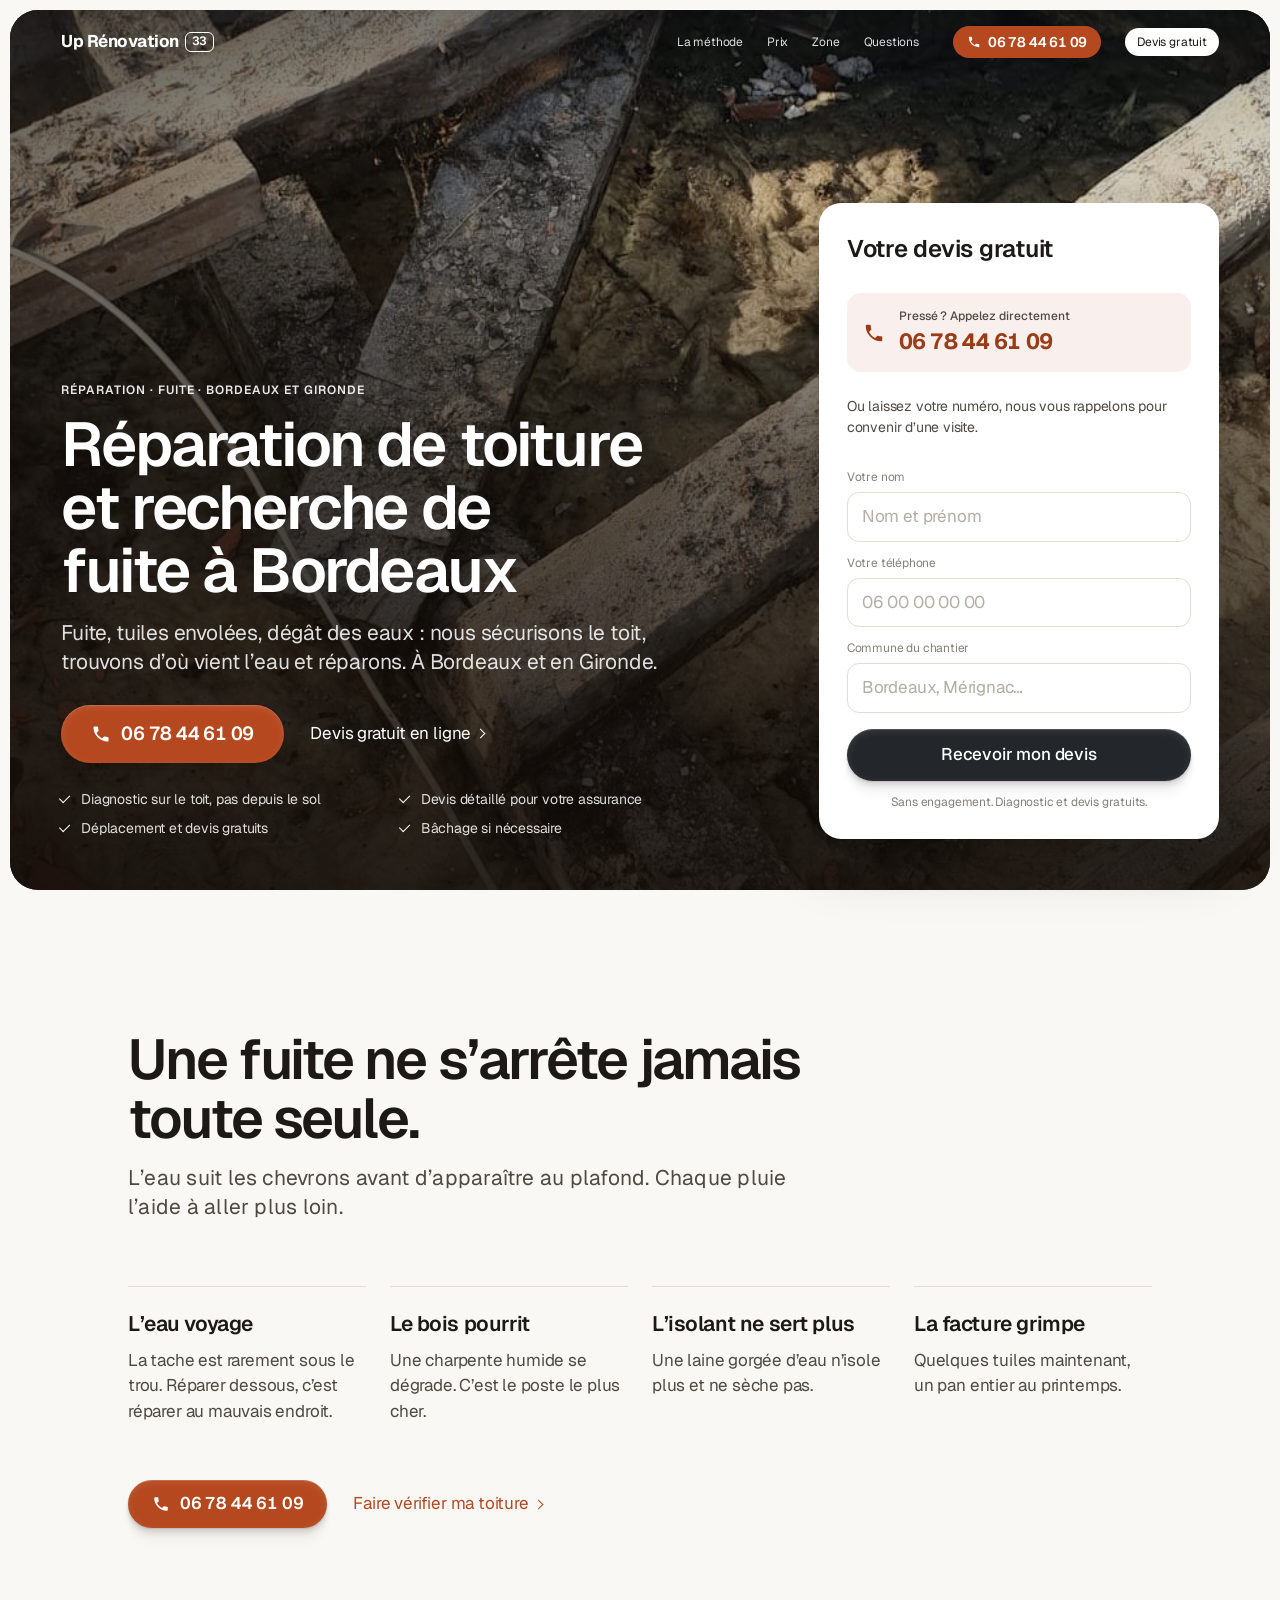
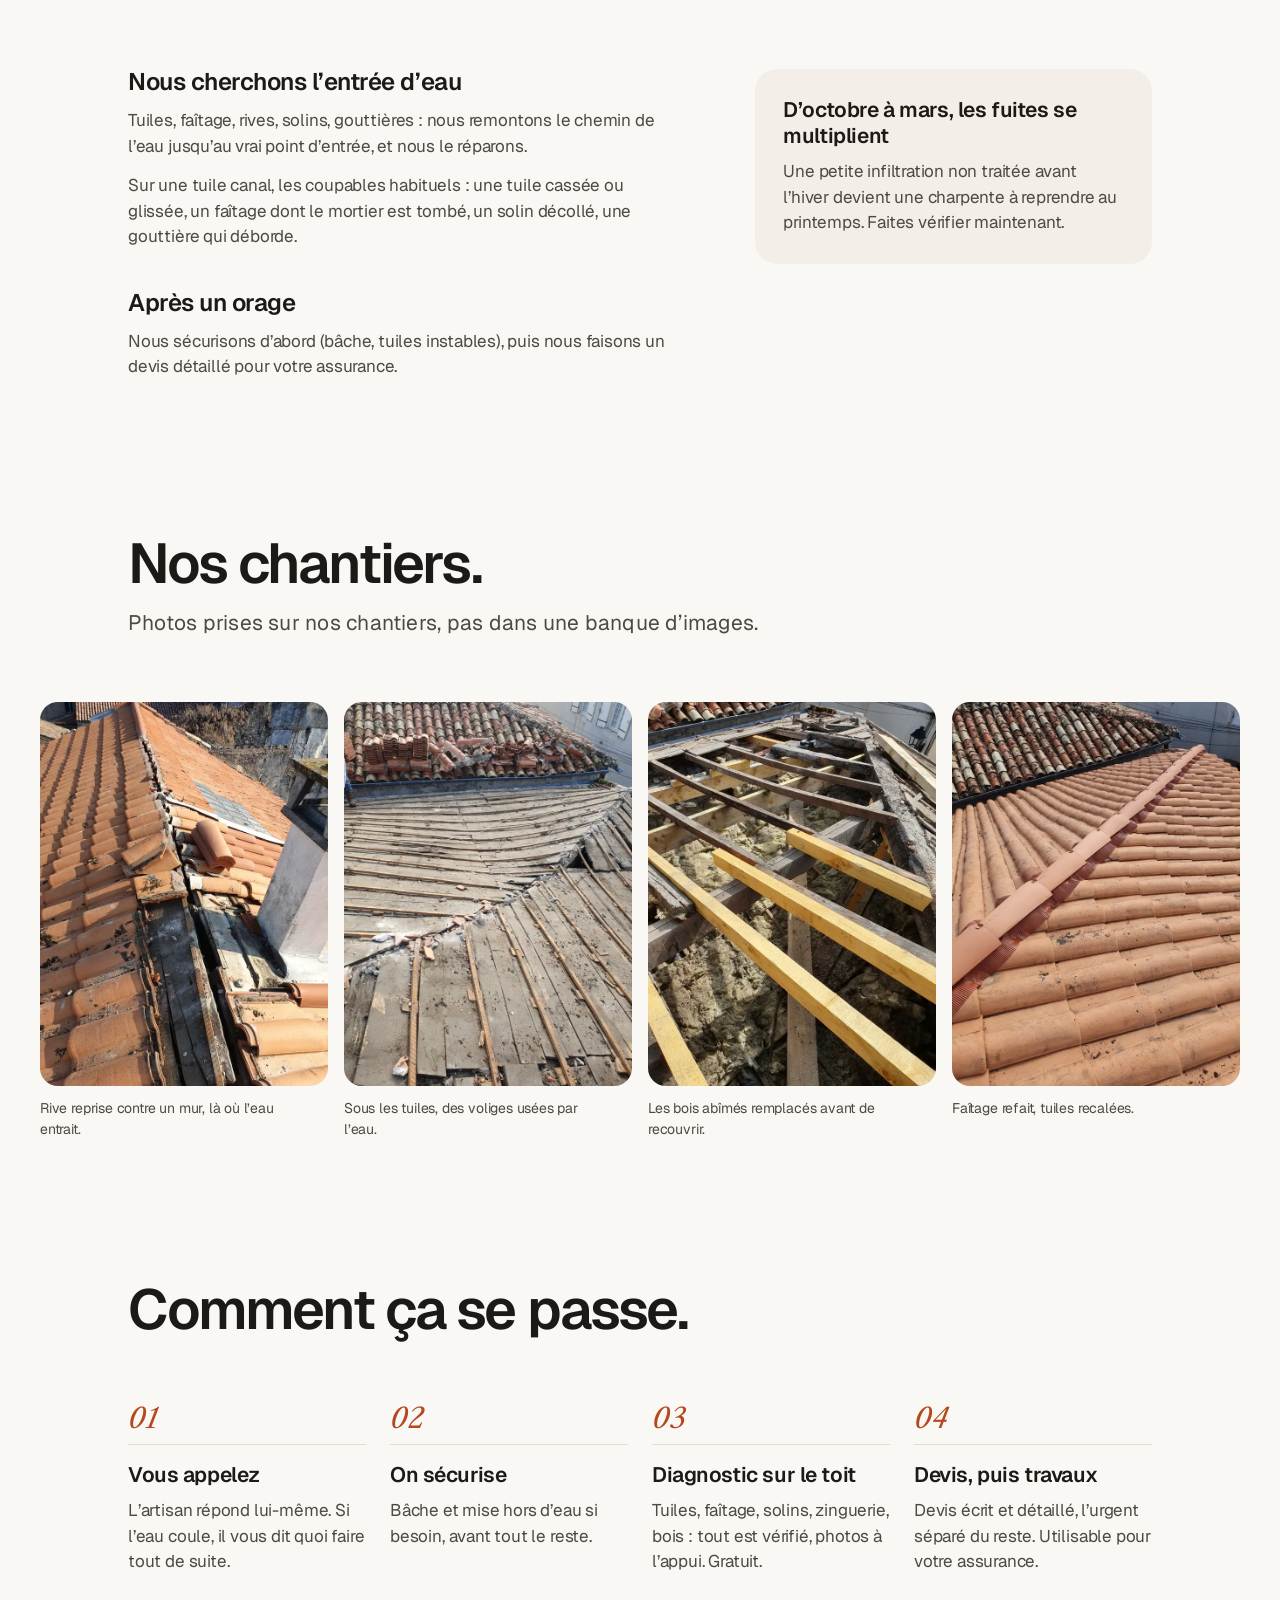
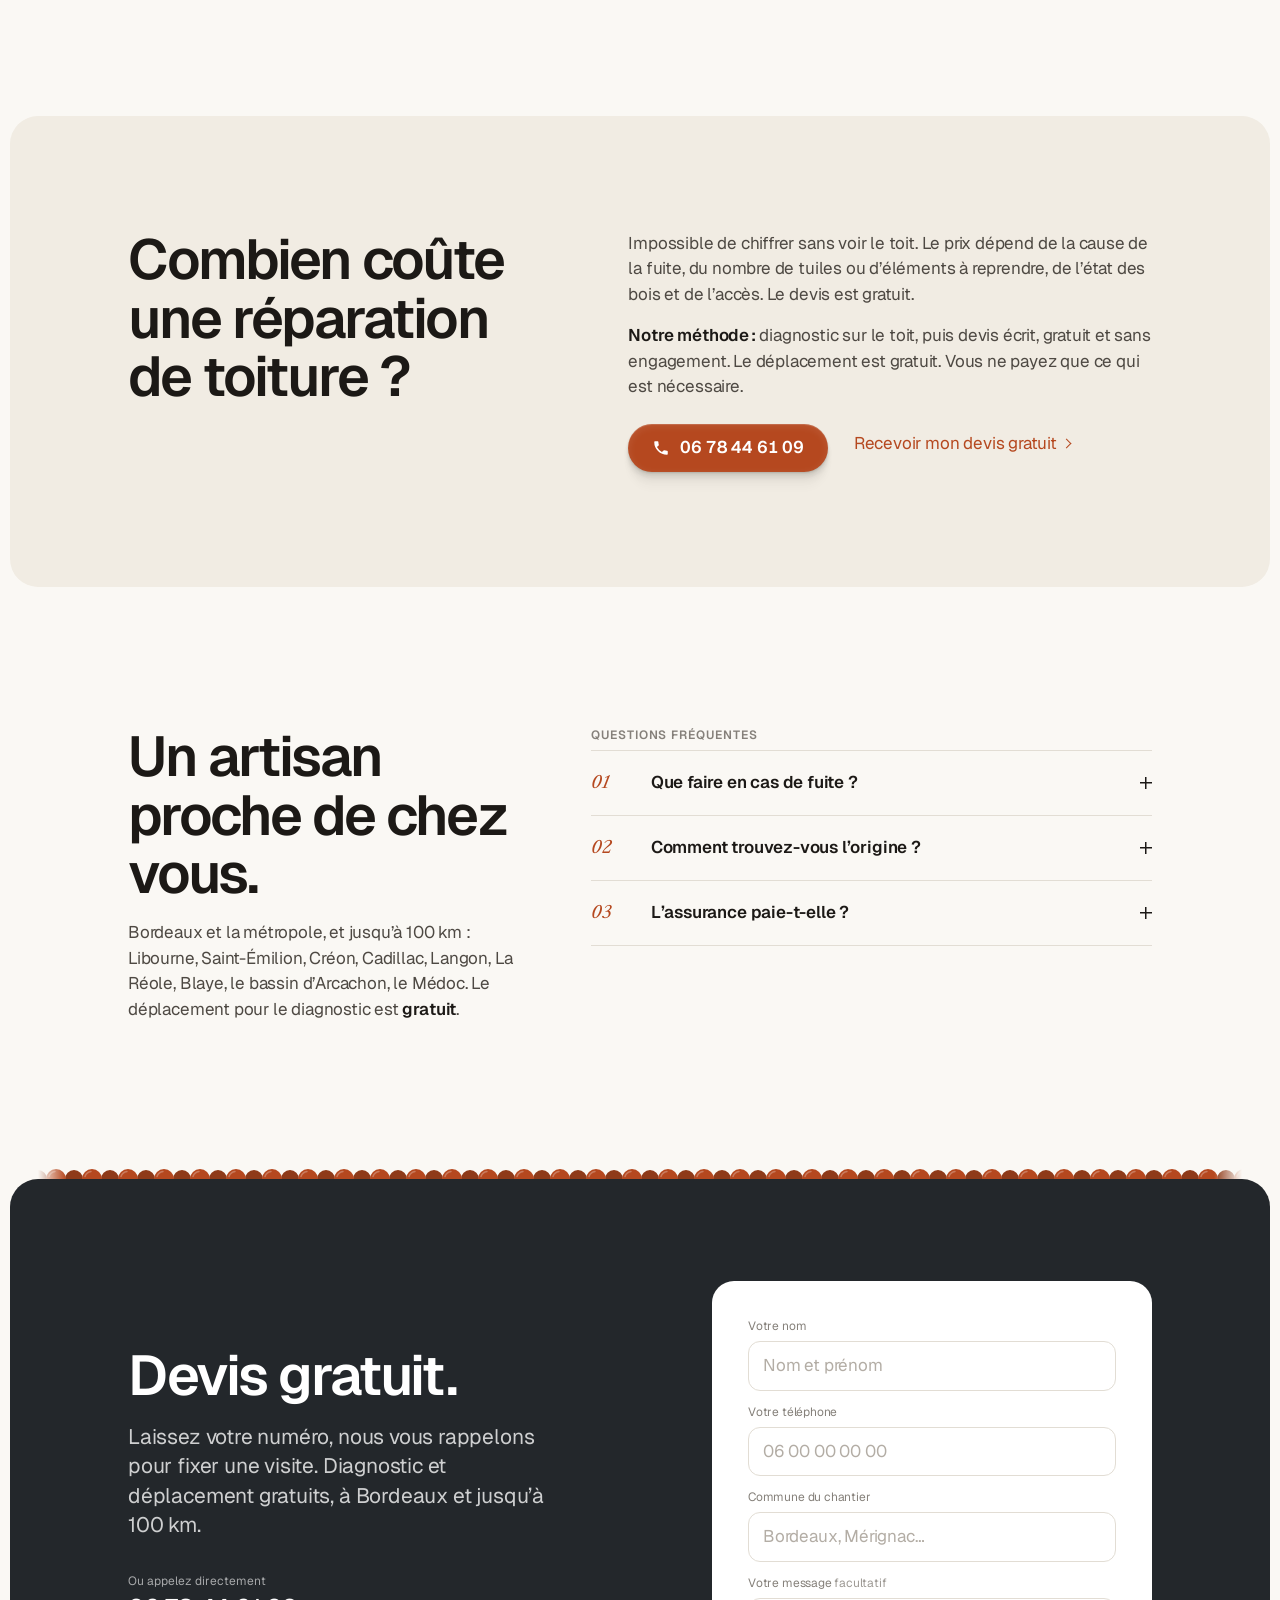
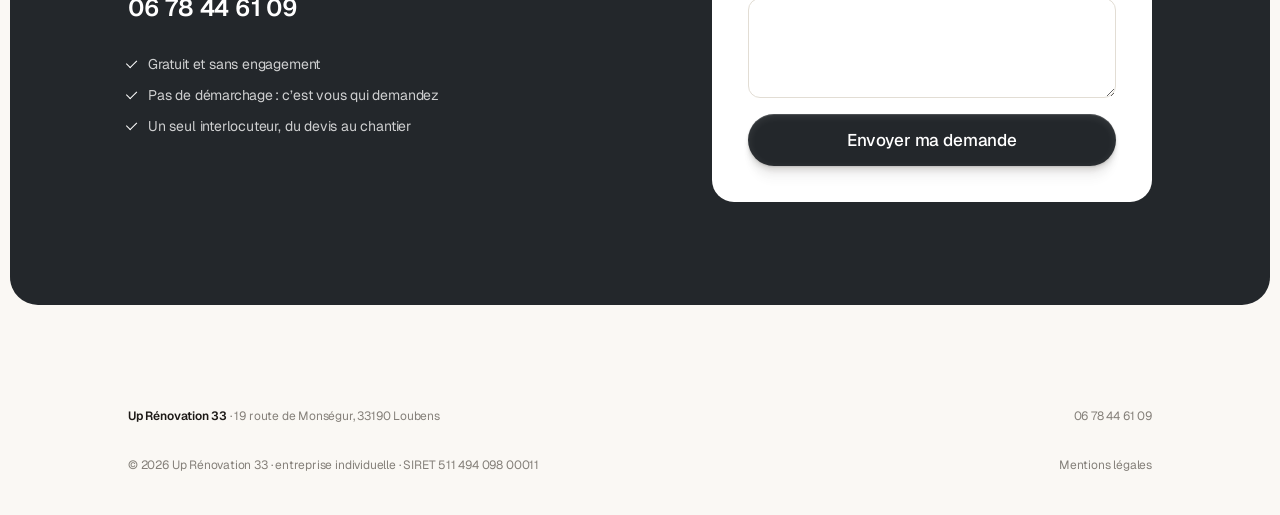
<file: reparation-fuite-toiture/index.html>
<!doctype html>
<html lang="fr">
<head>
<meta charset="utf-8">
<meta name="viewport" content="width=device-width, initial-scale=1, viewport-fit=cut">
<title>Fuite de toiture à Bordeaux · Réparation · Up Rénovation 33</title>
<meta name="description" content="Fuite de toiture, tuiles envolées après un orage, dégât des eaux&nbsp;: couvreur à Bordeaux et en Gironde, jusqu’à 100 km. Diagnostic et devis gratuits.">
<link rel="canonical" href="https://uprenovation33.fr/reparation-fuite-toiture/">
<meta name="robots" content="index, follow">
<meta name="twitter:card" content="summary_large_image">
<meta property="og:type" content="website">
<meta property="og:locale" content="fr_FR">
<meta property="og:site_name" content="Up Rénovation 33">
<meta property="og:title" content="Réparation de toiture et recherche de fuite · Up Rénovation 33">
<meta property="og:description" content="Fuite de toiture, tuiles envolées après un orage, dégât des eaux&nbsp;: couvreur à Bordeaux et en Gironde, jusqu’à 100 km. Diagnostic et devis gratuits.">
<meta property="og:url" content="https://uprenovation33.fr/reparation-fuite-toiture/">
<meta property="og:image" content="https://uprenovation33.fr/lp/img/bois-abimes-infiltration.jpg">
<meta name="theme-color" content="#FFFFFF">
<link rel="icon" href="../lp/favicon.svg" type="image/svg+xml">
<link rel="preconnect" href="https://fonts.googleapis.com">
<link rel="preconnect" href="https://fonts.gstatic.com" crossorigin>
<link href="https://fonts.googleapis.com/css2?family=Geist:wght@400;500;600;700&family=Libre+Caslon+Text:ital@1&display=swap" rel="stylesheet">
<link rel="preload" as="image" href="../lp/img/bois-abimes-infiltration.jpg">
<link rel="stylesheet" href="../styles.css?v=13">
<link rel="stylesheet" href="../lp/lp.css?v=13">
</head>
<body class="lp">

<a href="#main" class="sr-only">Aller au contenu</a>

<header class="nav on-photo" id="nav">
  <div class="nav-in">
    <a class="nav-logo" href="/" aria-label="Up Rénovation 33, accueil"><span class="mark">Up Rénovation</span><span class="mark-n">33</span></a>
    <nav class="nav-links" aria-label="Navigation">
      <a href="#methode">La méthode</a>
      <a href="#prix">Prix</a>
      <a href="#zone">Zone</a>
      <a href="#faq">Questions</a>
    </nav>
    <a class="nav-call" href="tel:+33678446109"><i class="ic-tel" aria-hidden="true"></i>06 78 44 61 09</a>
    <a class="nav-cta" href="#devis">Devis gratuit</a>
  </div>
</header>

<main id="main">

<section class="hero lp-hero" id="hero" aria-labelledby="h1">
  <div class="frame lp-frame">
    <img src="../lp/img/bois-abimes-infiltration.jpg" alt="Chantier réel d’Up Rénovation 33&nbsp;: bois de charpente abîmés par une infiltration, découverts sous les tuiles." width="1200" height="675" fetchpriority="high">
    <div class="hero-in">
      <div class="hero-txt">
        <p class="lp-kicker">Réparation · fuite · Bordeaux et Gironde</p>
        <h1 id="h1">Réparation de toiture et recherche de fuite à Bordeaux</h1>
        <p>Fuite, tuiles envolées, dégât des eaux&nbsp;: nous sécurisons le toit, trouvons d’où vient l’eau et réparons. À Bordeaux et en Gironde.</p>
        <div class="hero-cta">
          <a class="btn btn-call btn-big" href="tel:+33678446109"><i class="ic-tel" aria-hidden="true"></i>06 78 44 61 09</a>
          <a class="link link-white" href="#devis-express">Devis gratuit en ligne</a>
        </div>
        <ul class="ask-ok lp-trust">
          <li>Diagnostic sur le toit, pas depuis le sol</li>
          <li>Devis détaillé pour votre assurance</li>
          <li>Déplacement et devis gratuits</li>
          <li>Bâchage si nécessaire</li>
        </ul>
      </div>
    </div>
  </div>

  <div class="form lp-card">
    <form id="devis-express" novalidate>
      <p class="lp-card-t">Votre devis gratuit</p>
      <a class="card-call" href="tel:+33678446109"><i class="ic-tel" aria-hidden="true"></i><span><small>Pressé&#8239;? Appelez directement</small>06 78 44 61 09</span></a>
      <p class="lp-card-s">Ou laissez votre numéro, nous vous rappelons pour convenir d’une visite.</p>
      <input type="hidden" name="access_key" value="REMPLACER_PAR_LA_CLE_WEB3FORMS">
      <input type="hidden" name="subject" value="Rappel express · Réparation / fuite de toiture · Up Rénovation 33">
      <input type="hidden" name="from_name" value="Site Up Rénovation 33">
      <input type="hidden" name="prestation" value="Réparation / fuite de toiture">
      <input type="checkbox" name="botcheck" class="sr-only" tabindex="-1" autocomplete="off">
      <div class="field">
        <label for="x-nom">Votre nom</label>
        <input type="text" id="x-nom" name="nom" autocomplete="name" placeholder="Nom et prénom" required>
        <p class="err">Merci d’indiquer votre nom.</p>
      </div>
      <div class="field">
        <label for="x-tel">Votre téléphone</label>
        <input type="tel" id="x-tel" name="telephone" autocomplete="tel" inputmode="tel" placeholder="06 00 00 00 00" required>
        <p class="err">Merci d’indiquer un téléphone où vous joindre.</p>
      </div>
      <div class="field">
        <label for="x-ville">Commune du chantier</label>
        <input type="text" id="x-ville" name="commune" autocomplete="address-level2" placeholder="Bordeaux, Mérignac…">
      </div>
      <button type="submit" class="btn btn-wide">Recevoir mon devis</button>
      <p class="form-foot">Sans engagement. Diagnostic et devis gratuits.</p>
    </form>
    <div class="form-state" role="status" aria-live="polite">
      <div class="done-ic" aria-hidden="true"><svg viewBox="0 0 24 24"><path d="M5 12.5l4.5 4.5L19 7.5"/></svg></div>
      <b>C’est noté.</b>
      <p>Nous vous rappelons rapidement.</p>
      <a href="tel:+33678446109" class="link">06 78 44 61 09</a>
    </div>
    <div class="form-state is-error" role="alert" aria-live="assertive">
      <b>L’envoi n’a pas abouti.</b>
      <p>Appelez directement, nous répondons.</p>
      <a href="tel:+33678446109" class="link">06 78 44 61 09</a>
    </div>
  </div>
</section>

<section class="lp-sec" aria-labelledby="risque-t">
  <div class="wrap">
    <div class="head">
      <h2 id="risque-t" class="reveal">Une fuite ne s’arrête jamais toute seule.</h2>
      <p class="reveal">L’eau suit les chevrons avant d’apparaître au plafond. Chaque pluie l’aide à aller plus loin.</p>
    </div>
    <dl class="facts lp-risques">
      <div class="reveal"><dt>L’eau voyage</dt><dd>La tache est rarement sous le trou. Réparer dessous, c’est réparer au mauvais endroit.</dd></div>
      <div class="reveal"><dt>Le bois pourrit</dt><dd>Une charpente humide se dégrade. C’est le poste le plus cher.</dd></div>
      <div class="reveal"><dt>L’isolant ne sert plus</dt><dd>Une laine gorgée d’eau n’isole plus et ne sèche pas.</dd></div>
      <div class="reveal"><dt>La facture grimpe</dt><dd>Quelques tuiles maintenant, un pan entier au printemps.</dd></div>
    </dl>
    <div class="hero-cta lp-cta-row">
      <a class="btn btn-call" href="tel:+33678446109"><i class="ic-tel" aria-hidden="true"></i>06 78 44 61 09</a>
      <a class="link" href="#devis">Faire vérifier ma toiture</a>
    </div>
  </div>
</section>

<section class="lp-sec lp-sec-top0" aria-label="Le métier">
  <div class="wrap lp-texte">
    <div class="lp-prose">
      <h2 class="reveal">Nous cherchons l’entrée d’eau</h2>
      <p>Tuiles, faîtage, rives, solins, gouttières&nbsp;: nous remontons le chemin de l’eau jusqu’au vrai point d’entrée, et nous le réparons.</p>
      <p>Sur une tuile canal, les coupables habituels&nbsp;: une tuile cassée ou glissée, un faîtage dont le mortier est tombé, un solin décollé, une gouttière qui déborde.</p>
      <h2 class="reveal">Après un orage</h2>
      <p>Nous sécurisons d’abord (bâche, tuiles instables), puis nous faisons un devis détaillé pour votre assurance.</p>
    </div>
    <aside class="lp-urgent reveal">
      <b>D’octobre à mars, les fuites se multiplient</b>
      <p>Une petite infiltration non traitée avant l’hiver devient une charpente à reprendre au printemps. Faites vérifier maintenant.</p>
    </aside>
  </div>
</section>

<section class="lp-sec lp-sec-top0" aria-labelledby="photos-t">
  <div class="wrap">
    <div class="head">
      <h2 id="photos-t" class="reveal">Nos chantiers.</h2>
      <p class="reveal">Photos prises sur nos chantiers, pas dans une banque d’images.</p>
    </div>
  </div>
  <div class="lp-galerie" data-n="4">
    <figure class="reveal"><img src="../lp/img/g-rive.webp" alt="Rive reprise contre un mur, là où l’eau entrait." loading="lazy" width="660" height="880"><figcaption>Rive reprise contre un mur, là où l’eau entrait.</figcaption></figure>
    <figure class="reveal"><img src="../lp/img/g-depose.webp" alt="Sous les tuiles, des voliges usées par l’eau." loading="lazy" width="660" height="880"><figcaption>Sous les tuiles, des voliges usées par l’eau.</figcaption></figure>
    <figure class="reveal"><img src="../lp/img/g-chevrons.webp" alt="Les bois abîmés remplacés avant de recouvrir." loading="lazy" width="660" height="880"><figcaption>Les bois abîmés remplacés avant de recouvrir.</figcaption></figure>
    <figure class="reveal"><img src="../lp/img/g-faitage.webp" alt="Faîtage refait, tuiles recalées." loading="lazy" width="660" height="880"><figcaption>Faîtage refait, tuiles recalées.</figcaption></figure>
  </div>
</section>

<section class="lp-sec lp-sec-top0" id="methode" aria-labelledby="methode-t">
  <div class="wrap">
    <div class="head"><h2 id="methode-t" class="reveal">Comment ça se passe.</h2></div>
    <ol class="lp-steps">
      <li class="reveal"><span>01</span><b>Vous appelez</b><p>L’artisan répond lui-même. Si l’eau coule, il vous dit quoi faire tout de suite.</p></li>
      <li class="reveal"><span>02</span><b>On sécurise</b><p>Bâche et mise hors d’eau si besoin, avant tout le reste.</p></li>
      <li class="reveal"><span>03</span><b>Diagnostic sur le toit</b><p>Tuiles, faîtage, solins, zinguerie, bois&nbsp;: tout est vérifié, photos à l’appui. Gratuit.</p></li>
      <li class="reveal"><span>04</span><b>Devis, puis travaux</b><p>Devis écrit et détaillé, l’urgent séparé du reste. Utilisable pour votre assurance.</p></li>
    </ol>
  </div>
</section>

<section class="zone lp-prix" id="prix" aria-labelledby="prix-t">
  <div class="wrap lp-prix-in">
    <h2 id="prix-t" class="reveal">Combien coûte une réparation de toiture&nbsp;?</h2>
    <div>
      <p>Impossible de chiffrer sans voir le toit. Le prix dépend de la cause de la fuite, du nombre de tuiles ou d’éléments à reprendre, de l’état des bois et de l’accès. Le devis est gratuit.</p>
      <p><b>Notre méthode&#8239;:</b> diagnostic sur le toit, puis devis écrit, gratuit et sans engagement. Le déplacement est gratuit. Vous ne payez que ce qui est nécessaire.</p>
      <div class="hero-cta prix-cta"><a class="btn btn-call" href="tel:+33678446109"><i class="ic-tel" aria-hidden="true"></i>06 78 44 61 09</a><a class="link" href="#devis">Recevoir mon devis gratuit</a></div>
    </div>
  </div>
</section>

<section class="faq" id="zone" aria-labelledby="zone-t">
  <div class="wrap faq-in">
    <div>
      <h2 id="zone-t" class="reveal">Un artisan proche de chez vous.</h2>
      <p class="lp-zone-p">Bordeaux et la métropole, et jusqu’à 100 km&nbsp;: Libourne, Saint-Émilion, Créon, Cadillac, Langon, La Réole, Blaye, le bassin d’Arcachon, le Médoc. Le déplacement pour le diagnostic est <strong>gratuit</strong>.</p>
    </div>
    <div>
      <h3 class="lp-faq-t" id="faq">Questions fréquentes</h3>
      <div class="faq-list">
        <details name="faq">
          <summary>Que faire en cas de fuite&nbsp;?</summary>
          <p>Mettez vos affaires à l’abri, placez un seau sous l’écoulement, coupez le courant de la pièce si l’eau approche d’une lampe, et appelez-nous. Ne montez pas sur le toit.</p>
        </details>
        <details name="faq">
          <summary>Comment trouvez-vous l’origine&nbsp;?</summary>
          <p>Nous montons sur le toit et remontons le chemin de l’eau&nbsp;: tuiles, faîtage, rives, solins, gouttières.</p>
        </details>
        <details name="faq">
          <summary>L’assurance paie-t-elle&nbsp;?</summary>
          <p>Souvent après un orage ou une tempête, selon votre contrat. Notre devis détaillé et nos photos servent à votre déclaration.</p>
        </details>
      </div>
    </div>
  </div>
</section>

</main>

<div class="tuiles" aria-hidden="true"></div>
<section class="quote" id="devis" aria-labelledby="devis-t">
  <div class="wrap ask">
    <div class="ask-txt">
      <h2 id="devis-t">Devis gratuit.</h2>
      <p>Laissez votre numéro, nous vous rappelons pour fixer une visite. Diagnostic et déplacement gratuits, à Bordeaux et jusqu’à 100 km.</p>
      <a class="ask-tel" href="tel:+33678446109"><small>Ou appelez directement</small>06 78 44 61 09</a>
      <ul class="ask-ok">
        <li>Gratuit et sans engagement</li>
        <li>Pas de démarchage&#8239;: c’est vous qui demandez</li>
        <li>Un seul interlocuteur, du devis au chantier</li>
      </ul>
    </div>
    <div class="ask-card form">
      <form id="devis-form" novalidate>
        <input type="hidden" name="access_key" value="REMPLACER_PAR_LA_CLE_WEB3FORMS">
        <input type="hidden" name="subject" value="Devis Réparation / fuite de toiture · Up Rénovation 33">
        <input type="hidden" name="from_name" value="Site Up Rénovation 33">
        <input type="hidden" name="prestation" value="Réparation / fuite de toiture">
        <input type="checkbox" name="botcheck" class="sr-only" tabindex="-1" autocomplete="off">
        <div class="field">
          <label for="f-nom">Votre nom</label>
          <input type="text" id="f-nom" name="nom" autocomplete="name" placeholder="Nom et prénom" required>
          <p class="err">Merci d’indiquer votre nom.</p>
        </div>
        <div class="field">
          <label for="f-tel">Votre téléphone</label>
          <input type="tel" id="f-tel" name="telephone" autocomplete="tel" inputmode="tel" placeholder="06 00 00 00 00" required>
          <p class="err">Merci d’indiquer un téléphone où vous joindre.</p>
        </div>
        <div class="field">
          <label for="f-ville">Commune du chantier</label>
          <input type="text" id="f-ville" name="commune" autocomplete="address-level2" placeholder="Bordeaux, Mérignac…">
        </div>
        <div class="field">
          <label for="f-msg">Votre message <small>facultatif</small></label>
          <textarea id="f-msg" name="message" rows="3"></textarea>
        </div>
        <button type="submit" class="btn btn-wide">Envoyer ma demande</button>
      </form>
      <div class="form-state" role="status" aria-live="polite">
        <div class="done-ic" aria-hidden="true"><svg viewBox="0 0 24 24"><path d="M5 12.5l4.5 4.5L19 7.5"/></svg></div>
        <b>Message reçu.</b>
        <p>Nous vous rappelons pour convenir d’une visite.</p>
        <a href="tel:+33678446109" class="link">06 78 44 61 09</a>
      </div>
      <div class="form-state is-error" role="alert" aria-live="assertive">
        <b>L’envoi n’a pas abouti.</b>
        <p>Le plus simple est de nous appeler directement&#8239;: nous répondons.</p>
        <a href="tel:+33678446109" class="link">06 78 44 61 09</a>
      </div>
    </div>
  </div>
</section>

<footer class="foot">
  <div class="wrap">
    <p class="foot-note">Couvreur à Bordeaux et en Gironde. Couverture, réparation de fuite, démoussage, charpente, zinguerie et façades, jusqu’à 100 km autour de Bordeaux.</p>
    <div class="foot-in">
      <p><b>Up Rénovation 33</b> · 19 route de Monségur, 33190 Loubens</p>
      <p><a href="tel:+33678446109">06 78 44 61 09</a></p>
    </div>
    <div class="foot-in foot-bottom">
      <p>© 2026 Up Rénovation 33 · entreprise individuelle · SIRET 511 494 098 00011</p>
      <p><a href="/mentions-legales">Mentions légales</a></p>
    </div>
  </div>
</footer>

<div class="callbar" id="callbar" aria-label="Contact rapide">
  <a class="btn btn-call" href="tel:+33678446109"><i class="ic-tel" aria-hidden="true"></i>06 78 44 61 09</a>
  <a class="btn btn-ghost-call" href="#devis">Devis</a>
</div>

<script>
  /* Navigation claire sur la photo, verre blanc ensuite (comme l'accueil) */
  (function () {
    var nav = document.getElementById('nav'), hero = document.getElementById('hero');
    function f() {
      var on = hero.querySelector('.frame').getBoundingClientRect().bottom > 60;
      nav.classList.toggle('on-photo', on); nav.classList.toggle('is-scrolled', !on);
    }
    addEventListener('scroll', f, { passive: true }); addEventListener('resize', f); f();
  })();
</script>
<script type="application/ld+json">
{"@context":"https://schema.org","@type":"RoofingContractor","name":"Up Rénovation 33","telephone":"+33678446109","email":"urrutiapeterrenovation@gmail.com","url":"https://uprenovation33.fr/reparation-fuite-toiture/","image":"https://uprenovation33.fr/lp/img/toiture-tuile-canal-la-reole.jpg","address":{"@type":"PostalAddress","streetAddress":"19 route de Monségur","addressLocality":"Loubens","postalCode":"33190","addressRegion":"Gironde","addressCountry":"FR"},"geo":{"@type":"GeoCoordinates","latitude":44.627447,"longitude":-0.034388},"areaServed":"Bordeaux, Mérignac, Pessac, Talence, Bègles, Lormont, Libourne, Arcachon, Langon, Blaye, Gironde","identifier":"SIRET 511 494 098 00011","@id":"https://uprenovation33.fr/#entreprise"}
</script>
<script src="../config.js?v=3" defer></script>
<script src="../suivi.js?v=1" defer></script>
<script src="../lp/script.js?v=6" defer></script>
</body>
</html>
</file>
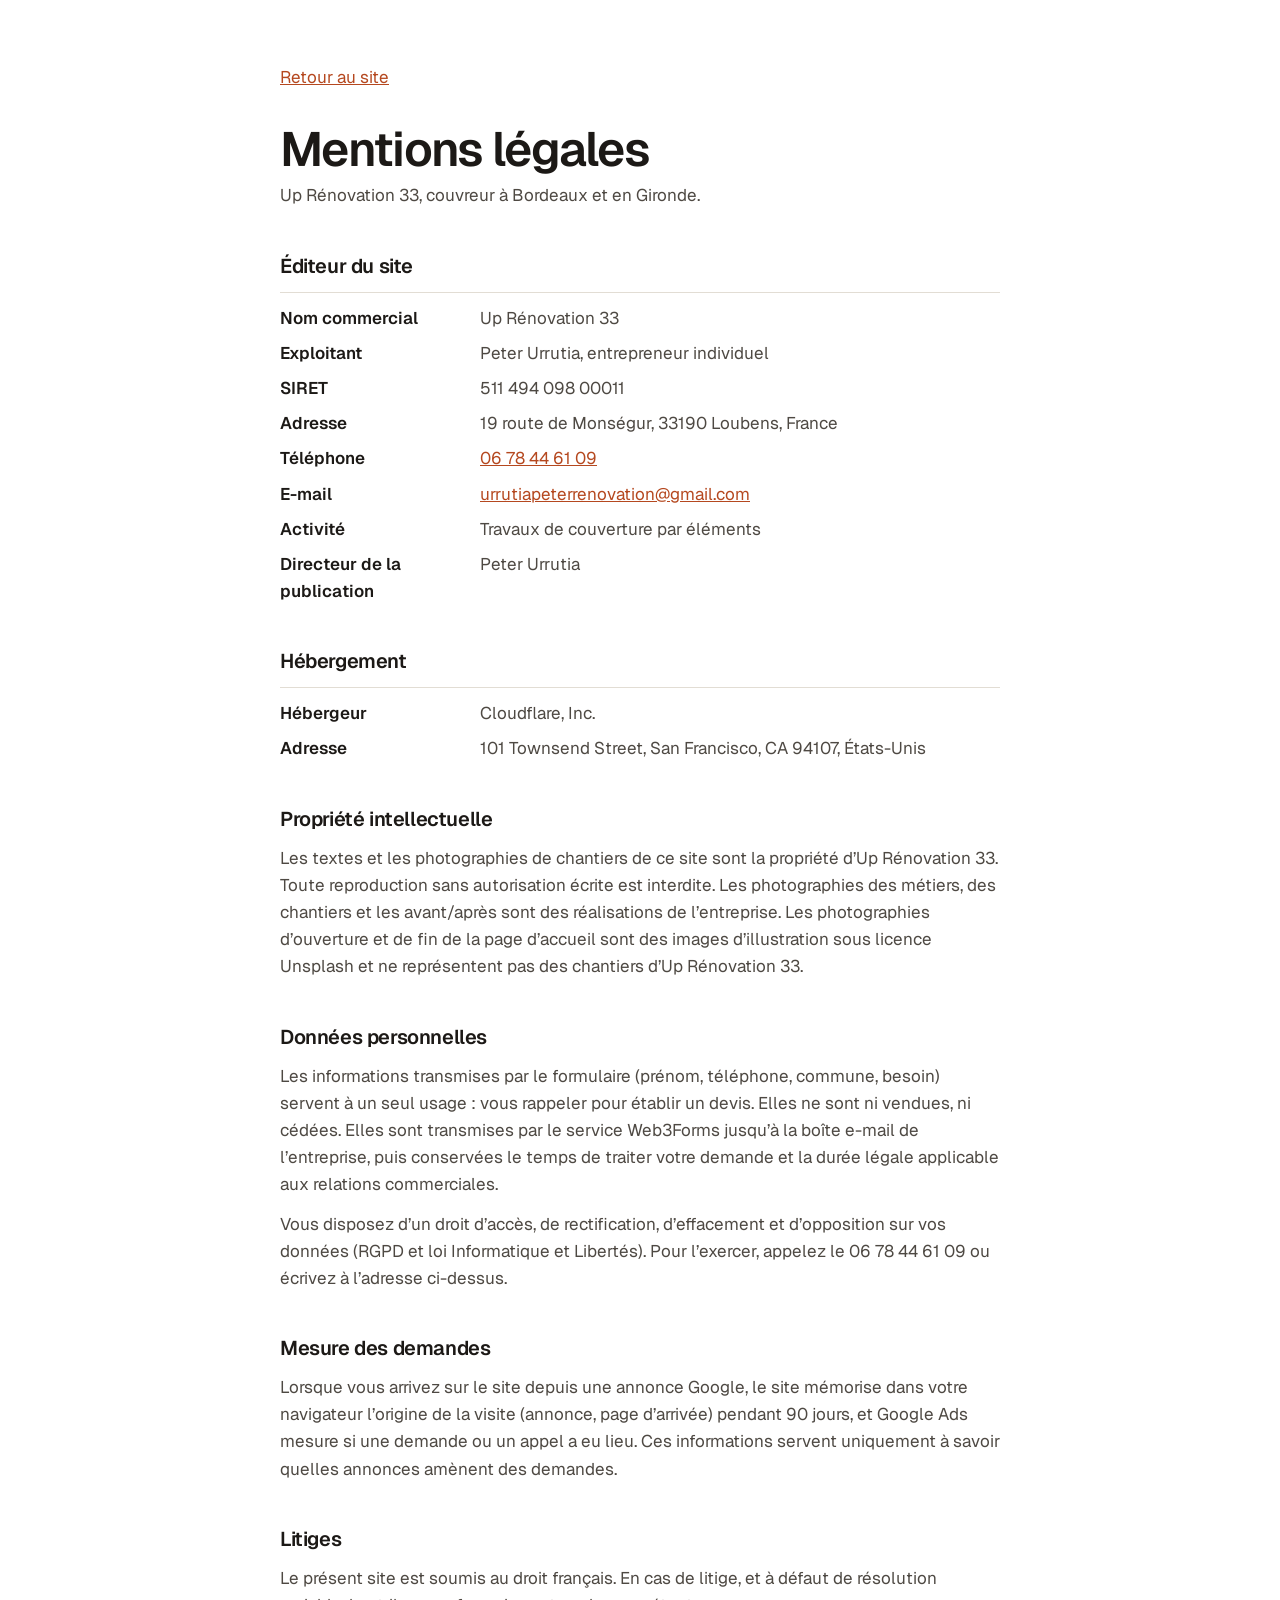
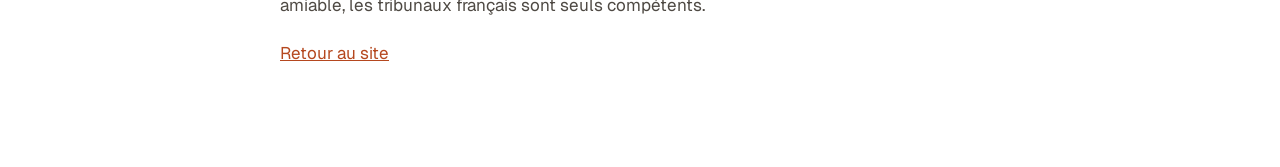
<file: mentions-legales.html>
<!doctype html>
<html lang="fr">
<head>
<meta charset="utf-8">
<meta name="viewport" content="width=device-width, initial-scale=1">
<title>Mentions légales · Up Rénovation 33</title>
<meta name="robots" content="noindex, follow">
<link rel="icon" href="/lp/favicon.svg" type="image/svg+xml">
<link rel="canonical" href="https://uprenovation33.fr/mentions-legales">
<link rel="preconnect" href="https://fonts.googleapis.com">
<link rel="preconnect" href="https://fonts.gstatic.com" crossorigin>
<link href="https://fonts.googleapis.com/css2?family=Geist:wght@400;500;600;700&display=swap" rel="stylesheet">
<style>
  :root { --ink: #1C1916; --ink-2: #4E4943; --line: #E2DDD4; --tuile: #B5481F; --bg: #FFFFFF; }
  * { box-sizing: border-box; }
  body { margin: 0; background: var(--bg); color: var(--ink); font: 400 17px/1.6 "Geist", -apple-system, BlinkMacSystemFont, "Helvetica Neue", Arial, sans-serif; -webkit-font-smoothing: antialiased; }
  main { width: min(100%, 760px); margin: 0 auto; padding: 56px 20px 80px; }
  a { color: var(--tuile); }
  a[href="/"] { display: inline-flex; align-items: center; min-height: 44px; }
  h1 { font-size: clamp(2rem, 1.4rem + 2.4vw, 3rem); line-height: 1.05; letter-spacing: -.035em; margin: 24px 0 8px; font-weight: 600; }
  h2 { font-size: 1.25rem; letter-spacing: -.02em; margin: 40px 0 10px; font-weight: 600; }
  p, dd { color: var(--ink-2); margin: 0 0 12px; }
  dl { display: grid; grid-template-columns: 180px 1fr; gap: 8px 20px; margin: 0; padding-top: 12px; border-top: 1px solid var(--line); }
  dt { font-weight: 600; }
  dd { margin: 0; }
  @media (max-width: 600px) { dl { grid-template-columns: 1fr; gap: 2px; } dd { margin-bottom: 10px; } }
</style>
</head>
<body>
<main>
  <a href="/">Retour au site</a>
  <h1>Mentions légales</h1>
  <p>Up Rénovation 33, couvreur à Bordeaux et en Gironde.</p>

  <h2>Éditeur du site</h2>
  <dl>
    <dt>Nom commercial</dt><dd>Up Rénovation 33</dd>
    <dt>Exploitant</dt><dd>Peter Urrutia, entrepreneur individuel</dd>
    <dt>SIRET</dt><dd>511 494 098 00011</dd>
    <dt>Adresse</dt><dd>19 route de Monségur, 33190 Loubens, France</dd>
    <dt>Téléphone</dt><dd><a href="tel:+33678446109">06 78 44 61 09</a></dd>
    <dt>E-mail</dt><dd><a href="mailto:urrutiapeterrenovation@gmail.com">urrutiapeterrenovation@gmail.com</a></dd>
    <dt>Activité</dt><dd>Travaux de couverture par éléments</dd>
    <dt>Directeur de la publication</dt><dd>Peter Urrutia</dd>
  </dl>

  <h2>Hébergement</h2>
  <dl>
    <dt>Hébergeur</dt><dd>Cloudflare, Inc.</dd>
    <dt>Adresse</dt><dd>101 Townsend Street, San Francisco, CA 94107, États-Unis</dd>
  </dl>

  <h2>Propriété intellectuelle</h2>
  <p>Les textes et les photographies de chantiers de ce site sont la propriété d’Up Rénovation 33. Toute reproduction sans autorisation écrite est interdite. Les photographies des métiers, des chantiers et les avant/après sont des réalisations de l’entreprise. Les photographies d’ouverture et de fin de la page d’accueil sont des images d’illustration sous licence Unsplash et ne représentent pas des chantiers d’Up Rénovation 33.</p>

  <h2>Données personnelles</h2>
  <p>Les informations transmises par le formulaire (prénom, téléphone, commune, besoin) servent à un seul usage : vous rappeler pour établir un devis. Elles ne sont ni vendues, ni cédées. Elles sont transmises par le service Web3Forms jusqu’à la boîte e-mail de l’entreprise, puis conservées le temps de traiter votre demande et la durée légale applicable aux relations commerciales.</p>
  <p>Vous disposez d’un droit d’accès, de rectification, d’effacement et d’opposition sur vos données (RGPD et loi Informatique et Libertés). Pour l’exercer, appelez le 06 78 44 61 09 ou écrivez à l’adresse ci-dessus.</p>

  <h2>Mesure des demandes</h2>
  <p>Lorsque vous arrivez sur le site depuis une annonce Google, le site mémorise dans votre navigateur l’origine de la visite (annonce, page d’arrivée) pendant 90 jours, et Google Ads mesure si une demande ou un appel a eu lieu. Ces informations servent uniquement à savoir quelles annonces amènent des demandes.</p>

  <h2>Litiges</h2>
  <p>Le présent site est soumis au droit français. En cas de litige, et à défaut de résolution amiable, les tribunaux français sont seuls compétents.</p>
  <p><a href="/">Retour au site</a></p>
</main>
</body>
</html>
</file>
<file: styles.css>
/* Up Rénovation 33 · feuille de style du site
   Blanc et pierre claire, encre chaude, boutons ardoise, une seule couleur (la tuile) réservée aux liens.
   7 tailles de texte, 2 surfaces, cadres arrondis. */

:root {
  --white: #FFFFFF;
  --gray: #F3EFE8;
  --ink: #1C1916;
  --ink-2: #4E4943;
  --mute: #85807A;
  --line: #E2DDD4;
  --navy: #23272B;
  --blue: #B5481F;
  --blue-hover: #9A3C18;
  --ok: #34C759;

  --sans: "Geist", -apple-system, BlinkMacSystemFont, "Helvetica Neue", Arial, sans-serif;

  --t1: clamp(3rem, 1.6rem + 6vw, 6rem);
  --t2: clamp(2rem, 1.3rem + 2.8vw, 3.5rem);
  --t3: 1.5rem;
  --t4: clamp(1.1875rem, 1.1rem + .3vw, 1.3125rem);
  --t5: 1.0625rem;
  --t6: .875rem;
  --t7: .75rem;

  --wrap: 1024px;
  --pad: clamp(20px, 4vw, 40px);
  --space: clamp(96px, 11vw, 160px);
  --ease: cubic-bezier(.25, .1, .25, 1);
  --spring: cubic-bezier(.32, .72, 0, 1);
}

*, *::before, *::after { box-sizing: border-box; }
[hidden] { display: none !important; }
html { -webkit-text-size-adjust: 100%; scroll-behavior: smooth; scroll-padding-top: 60px; }
body { margin: 0; background: var(--white); color: var(--ink); font: 400 var(--t5)/1.5 var(--sans); letter-spacing: -.011em; -webkit-font-smoothing: antialiased; overflow-x: clip; }
img { display: block; max-width: 100%; height: auto; }
figure, dl, dd { margin: 0; }
a { color: inherit; text-decoration: none; }
button, input { font: inherit; color: inherit; letter-spacing: inherit; }
button { cursor: pointer; background: none; border: 0; padding: 0; }
* { -webkit-tap-highlight-color: transparent; }
:focus-visible { outline: 2px solid var(--blue); outline-offset: 3px; border-radius: 6px; }
.wrap { width: min(100%, calc(var(--wrap) + var(--pad) * 2)); margin-inline: auto; padding-inline: var(--pad); }
h1, h2, h3 { margin: 0; font-weight: 600; }
h1 { font-size: var(--t1); line-height: 1.02; letter-spacing: -.04em; }
h2 { font-size: var(--t2); line-height: 1.05; letter-spacing: -.035em; }
h3 { font-size: var(--t3); line-height: 1.17; letter-spacing: .005em; }
p { margin: 0; }

.reveal { opacity: 0; transform: translateY(16px); transition: opacity .8s var(--ease), transform .8s var(--ease); }
.reveal.is-in { opacity: 1; transform: none; }

/* Actions */
.btn { display: inline-flex; align-items: center; justify-content: center; min-height: 48px; padding: 0 24px; border-radius: 980px; background: var(--navy); color: #fff; font-size: var(--t5); font-weight: 500; letter-spacing: -.011em; transition: background-color .2s, transform .2s var(--spring); touch-action: manipulation; user-select: none; }
.btn:hover { background: #363B40; }
.btn:active { transform: scale(.97); }
.btn:disabled { background: #E8E8ED; color: #A1A1A6; cursor: default; transform: none; }
.btn-wide { width: 100%; }
.link { display: inline-flex; align-items: center; min-height: 44px; color: var(--blue); font-size: var(--t5); }
.link::after { content: ""; width: 7px; height: 7px; margin-left: 6px; border: solid currentColor; border-width: 1.5px 1.5px 0 0; transform: rotate(45deg); transition: transform .2s var(--ease); }
.link:hover { text-decoration: underline; text-underline-offset: 3px; }

/* Navigation */
.nav { position: fixed; top: 0; left: 0; right: 0; z-index: 50; height: 48px; background: rgba(255, 255, 255, 0); transition: background-color .3s, border-color .3s; border-bottom: 1px solid transparent; }
.nav.is-scrolled { background: rgba(255, 255, 255, .8); -webkit-backdrop-filter: saturate(180%) blur(20px); backdrop-filter: saturate(180%) blur(20px); border-bottom-color: rgba(0, 0, 0, .08); }
.nav-in { height: 100%; width: min(100%, calc(1024px + var(--pad) * 2)); margin-inline: auto; padding-inline: var(--pad); display: flex; align-items: center; gap: 24px; }
.nav-logo { display: flex; align-items: center; min-height: 44px; margin-right: auto; }
.nav-logo { gap: 6px; color: var(--ink); }
.mark { font-size: 1.0625rem; font-weight: 700; letter-spacing: -.03em; }
.mark-n { font-size: var(--t7); font-weight: 600; padding: 2px 6px; border-radius: 6px; border: 1.5px solid currentColor; line-height: 1.1; }
.nav.on-photo .nav-logo { color: #fff; }
.nav.on-photo .nav-links a { color: rgba(255, 255, 255, .85); }
.nav.on-photo .nav-links a:hover { color: #fff; }
.nav.on-photo .nav-cta { background: #fff; color: var(--ink); }
.nav.on-photo { top: 10px; left: 10px; right: 10px; border-radius: 28px 28px 0 0; }
.nav.on-photo .nav-in { width: 100%; padding-inline: clamp(24px, 4vw, 56px); height: 64px; }
.nav-in { transition: height .3s var(--ease); }
.nav-links { display: flex; gap: 4px; }
.nav-links a { padding: 12px 10px; font-size: var(--t7); color: rgba(29, 29, 31, .8); transition: color .2s; }
.nav-links a:hover { color: var(--ink); }
.nav-cta { display: inline-flex; align-items: center; min-height: 28px; padding: 0 12px; border-radius: 980px; background: var(--navy); color: #fff; font-size: var(--t7); }
.nav-cta:hover { background: #363B40; }

/* Ouverture : un cadre photo, le texte dans la partie sombre */
.hero { padding: 10px 10px 0; }
.frame { position: relative; height: calc(100svh - 20px); min-height: 620px; max-height: 1000px; border-radius: 28px; overflow: hidden; background: #1b2128; isolation: isolate; color: #fff; }
.frame picture, .frame img { position: absolute; inset: 0; width: 100%; height: 100%; }
.frame img { object-fit: cover; object-position: 50% 50%; z-index: -2; animation: settle 2.4s var(--ease) both; }
@keyframes settle { from { transform: scale(1.06); } to { transform: none; } }
.frame::before { content: ""; position: absolute; inset: 0 0 auto; height: 22%; background: linear-gradient(rgba(10, 14, 20, .45), transparent); z-index: -1; }
.frame::after { content: ""; position: absolute; inset: auto 0 0; height: 70%; background: linear-gradient(transparent, rgba(18, 12, 8, .78)); z-index: -1; }
.hero-in { position: absolute; left: 0; right: 0; bottom: 0; display: flex; align-items: flex-end; justify-content: space-between; gap: 32px; padding: clamp(24px, 4vw, 56px); }
.hero h1 { font-size: clamp(3.4rem, 1.6rem + 6.4vw, 7rem); line-height: .98; letter-spacing: -.035em; font-weight: 600; }
.hero-txt p { margin-top: 16px; font-size: var(--t4); line-height: 1.4; color: rgba(255, 255, 255, .86); max-width: 34ch; }
.hero-cta { display: flex; align-items: center; flex-wrap: wrap; gap: 8px 26px; margin-top: 28px; }
.btn-white { background: #fff; color: var(--ink); }
.btn-white:hover { background: #E8E8ED; }
.link-white { color: #fff; }
.paths-mini { width: 340px; flex: none; border-radius: 20px; padding: 6px 18px; background: rgba(20, 24, 30, .42); -webkit-backdrop-filter: saturate(180%) blur(24px); backdrop-filter: saturate(180%) blur(24px); box-shadow: inset 0 0 0 1px rgba(255, 255, 255, .14); }
.paths-mini a { display: flex; align-items: center; justify-content: space-between; gap: 12px; min-height: 64px; }
.paths-mini a + a { border-top: 1px solid rgba(255, 255, 255, .14); }
.paths-mini b { display: block; font-size: var(--t6); font-weight: 600; }
.paths-mini small { font-size: var(--t7); color: rgba(255, 255, 255, .66); }
.paths-mini i { width: 8px; height: 8px; border: solid #fff; border-width: 1.5px 1.5px 0 0; transform: rotate(45deg); transition: transform .2s var(--ease); flex: none; }
.paths-mini a:hover i { transform: translateX(3px) rotate(45deg); }

/* En-tête de section */
.head { max-width: 680px; margin-bottom: clamp(40px, 5vw, 64px); }
.head p { margin-top: 16px; font-size: var(--t4); line-height: 1.38; letter-spacing: .011em; color: var(--ink-2); }

/* Métiers */
.trades { padding-block: var(--space) clamp(56px, 6vw, 88px); }
.grid { list-style: none; margin: 0; padding: 0; display: grid; grid-template-columns: repeat(3, 1fr); gap: 48px 24px; }
.grid img { width: 100%; aspect-ratio: 4 / 3; object-fit: cover; border-radius: 18px; }
.grid h3 { margin-top: 18px; font-size: var(--t4); font-weight: 600; letter-spacing: -.02em; }
.grid p { margin-top: 6px; color: var(--ink-2); }
.how { display: inline-block; margin-top: 10px; font-size: var(--t6); color: var(--mute); }
.grid .link { margin-top: 0; font-size: var(--t6); min-height: 36px; }

/* Légende de la photo d'ouverture */
.hero-cap { position: absolute; top: 84px; right: clamp(24px, 4vw, 56px); font-size: var(--t7); color: rgba(255, 255, 255, .78); }

/* Chantier étape par étape */
.build { padding-block: 0 var(--space); }
.steps { list-style: none; margin: 0 auto; padding: 0 var(--pad); width: min(100%, calc(1240px + var(--pad) * 2)); display: grid; grid-template-columns: repeat(4, 1fr); gap: 16px; counter-reset: s; }
.steps img { width: 100%; aspect-ratio: 3 / 4; object-fit: cover; border-radius: 18px; }
.steps p { margin-top: 14px; color: var(--ink-2); font-size: var(--t6); max-width: 28ch; }
.steps b { color: var(--ink); font-weight: 600; }
.pair-ba { margin-top: clamp(64px, 8vw, 112px); display: grid; grid-template-columns: 1fr 1fr; gap: 16px; max-width: 760px; margin-inline: auto; }
.pair-ba figure { position: relative; }
.pair-ba img { width: 100%; aspect-ratio: 4 / 5; object-fit: cover; object-position: 50% 60%; border-radius: 18px; }
.pair-ba figcaption { position: absolute; left: 14px; top: 14px; padding: 4px 10px; border-radius: 980px; font-size: var(--t7); font-weight: 600; background: rgba(255, 255, 255, .86); -webkit-backdrop-filter: saturate(180%) blur(12px); backdrop-filter: saturate(180%) blur(12px); }
.pair-cap { grid-column: 1 / -1; text-align: center; color: var(--mute); font-size: var(--t6); margin-top: 6px; }

/* Avis */
.quote-client { margin: clamp(56px, 7vw, 96px) 0 0; padding: 0; max-width: 760px; }
.quote-client p { font-size: var(--t3); line-height: 1.3; letter-spacing: -.015em; font-weight: 500; }
.quote-client footer { margin-top: 12px; font-size: var(--t6); color: var(--mute); }

/* Devis */
.quote { padding-block: clamp(72px, 8vw, 112px); background: var(--navy); color: #fff; margin: 0 10px; border-radius: 28px; }
.quote .head p { color: rgba(255, 255, 255, .72); }
.quote .path { color: var(--ink); }
.paths { display: grid; grid-template-columns: 1fr 1fr; gap: 24px; align-items: stretch; }
.path { display: flex; flex-direction: column; background: var(--white); border-radius: 22px; padding: clamp(28px, 3.4vw, 44px); }
.path h3 { font-size: var(--t3); }
.path-sub { margin-top: 4px; color: var(--mute); }
.rows { margin-top: 28px; border-top: 1px solid var(--line); }
.row { display: flex; align-items: center; justify-content: space-between; gap: 16px; min-height: 64px; border-bottom: 1px solid var(--line); }
.step { display: inline-flex; align-items: center; gap: 4px; flex: none; }
.step button { width: 36px; height: 36px; border-radius: 50%; display: grid; place-items: center; background: var(--gray); font-size: 1.25rem; line-height: 1; transition: background-color .15s, transform .15s var(--spring); }
.step button:hover { background: #E8E8ED; }
.step button:active { transform: scale(.9); }
.step output { min-width: 36px; text-align: center; font-weight: 600; font-variant-numeric: tabular-nums; }
.pair { display: grid; grid-template-columns: 130px 1fr; gap: 12px; margin-top: 24px; }
.fld { display: grid; gap: 6px; }
.fld > span { font-size: var(--t7); color: var(--mute); }
.fld input { width: 100%; height: 44px; padding: 0 14px; border-radius: 12px; border: 1px solid var(--line); background: var(--white); outline: none; font-size: var(--t5); font-variant-numeric: tabular-nums; transition: border-color .2s, box-shadow .2s; }
.fld input:focus { border-color: var(--blue); box-shadow: 0 0 0 3px rgba(181, 72, 31, .18); }
.seg { display: grid; grid-auto-flow: column; grid-auto-columns: 1fr; height: 44px; padding: 2px; border-radius: 12px; background: #E8E8ED; }
.seg label { position: relative; display: grid; }
.seg input { position: absolute; opacity: 0; pointer-events: none; }
.seg span { display: grid; place-items: center; border-radius: 10px; font-size: var(--t6); cursor: pointer; transition: background-color .2s, box-shadow .2s; }
.seg input:checked + span { background: var(--white); font-weight: 600; box-shadow: 0 1px 3px rgba(0, 0, 0, .12); }
.seg input:focus-visible + span { outline: 2px solid var(--blue); }
.hint { margin-top: 10px; font-size: var(--t6); color: var(--mute); min-height: 1.4em; }
.hint b { color: var(--ink); font-weight: 600; }
.total { margin-top: auto; padding-top: 28px; display: flex; align-items: end; justify-content: space-between; gap: 16px; flex-wrap: wrap; }
.total > div { display: grid; }
.total span { font-size: var(--t7); color: var(--mute); }
.total output { font-size: 2.5rem; font-weight: 600; letter-spacing: -.01em; line-height: 1.1; font-variant-numeric: tabular-nums; }
.total small { font-size: var(--t7); color: var(--mute); min-height: 1.3em; }
.total .link { min-height: 48px; }
.path.is-focus { box-shadow: 0 0 0 3px var(--blue); }
.path { transition: box-shadow .4s var(--ease); }
.total-photo p { color: var(--ink-2); max-width: 28ch; font-size: var(--t6); }
.picks { display: flex; flex-wrap: wrap; gap: 8px; margin-top: 28px; }
.pick { min-height: 40px; padding: 0 16px; border-radius: 980px; font-size: var(--t6); border: 1px solid var(--line); transition: border-color .2s, background-color .2s, color .2s, transform .15s var(--spring); }
.pick:hover { border-color: #86868B; }
.pick:active { transform: scale(.96); }
.pick[aria-pressed="true"] { border-color: var(--blue); background: rgba(181, 72, 31, .06); color: var(--blue); font-weight: 600; }
.drop { position: relative; display: grid; justify-items: center; text-align: center; gap: 4px; margin-top: 20px; padding: 32px 20px; border-radius: 18px; border: 1px dashed #B0B0B5; cursor: pointer; transition: border-color .2s, background-color .2s; }
.drop:hover, .drop.is-over { border-color: var(--blue); background: rgba(181, 72, 31, .04); }
.drop input { position: absolute; inset: 0; opacity: 0; cursor: pointer; }
.drop b { font-weight: 400; color: var(--blue); }
.drop > span { font-size: var(--t6); color: var(--mute); }
.thumbs { display: flex; flex-wrap: wrap; justify-content: center; gap: 8px; margin-top: 8px; }
.thumbs:empty { display: none; }
.thumbs img { width: 56px; height: 56px; object-fit: cover; border-radius: 10px; }

/* Demande : texte à gauche, formulaire blanc à droite */
.ask { display: grid; grid-template-columns: 1fr 440px; gap: 48px 72px; align-items: center; }
.ask-txt h2 { font-size: var(--t2); }
.ask-txt > p { margin-top: 16px; font-size: var(--t4); line-height: 1.4; color: rgba(255, 255, 255, .78); max-width: 30ch; }
.ask-tel { display: inline-grid; margin-top: 32px; font-size: var(--t3); font-weight: 600; letter-spacing: -.01em; min-height: 44px; }
.ask-tel small { font-size: var(--t7); font-weight: 400; color: rgba(255, 255, 255, .6); letter-spacing: 0; }
.ask-tel:hover { text-decoration: underline; text-underline-offset: 4px; }
.ask-ok { list-style: none; margin: 28px 0 0; padding: 0; display: grid; gap: 10px; color: rgba(255, 255, 255, .78); font-size: var(--t6); }
.ask-ok li { display: flex; gap: 10px; align-items: center; }
.ask-ok li::before { content: ""; width: 10px; height: 6px; border: solid #fff; border-width: 0 0 1.5px 1.5px; transform: rotate(-45deg) translateY(-2px); flex: none; }
.ask-card { background: var(--white); color: var(--ink); border-radius: 22px; padding: clamp(24px, 3vw, 36px); }
#ask-form { display: grid; gap: 14px; }
.needs { border: 0; margin: 0 0 4px; padding: 0; min-width: 0; }
.needs legend { padding: 0; font-size: var(--t7); color: var(--mute); margin-bottom: 8px; }
.needs .picks { margin-top: 0; }
.needs label { position: relative; }
.needs input { position: absolute; opacity: 0; pointer-events: none; }
.needs span { display: inline-flex; align-items: center; min-height: 40px; padding: 0 16px; border-radius: 980px; font-size: var(--t6); border: 1px solid var(--line); cursor: pointer; transition: border-color .2s, background-color .2s, color .2s, transform .15s var(--spring); }
.needs span:hover { border-color: #86868B; }
.needs label:active span { transform: scale(.96); }
.needs input:checked + span { border-color: var(--blue); background: rgba(181, 72, 31, .06); color: var(--blue); font-weight: 600; }
.needs input:focus-visible + span { outline: 2px solid var(--blue); outline-offset: 2px; }
.fld input[aria-invalid="true"] { border-color: #D93025; }
.add-photo { position: relative; display: flex; align-items: baseline; gap: 8px; min-height: 44px; align-items: center; cursor: pointer; color: var(--blue); font-size: var(--t6); }
.add-photo input { position: absolute; inset: 0; opacity: 0; cursor: pointer; }
.add-photo small { color: var(--mute); }
.add-photo:hover span { text-decoration: underline; text-underline-offset: 3px; }
#ask .thumbs { justify-content: flex-start; margin-top: -6px; }
.ask-err { min-height: 0; font-size: var(--t6); color: #D93025; }
.ask-err:empty { display: none; }
#ask .btn { margin-top: 4px; min-height: 52px; }
.ask-done { text-align: center; padding-block: 32px 16px; }
.ask-done h3 { font-size: var(--t3); }
.ask-done p { margin: 8px auto 0; color: var(--ink-2); max-width: 30ch; }

/* Jules */
.about { padding-block: var(--space); }
.about-in { display: grid; grid-template-columns: 1.1fr 1fr; gap: 24px 64px; align-items: end; margin-bottom: clamp(48px, 6vw, 80px); }
.about-in p { font-size: var(--t4); line-height: 1.45; color: var(--ink-2); max-width: 40ch; }
.facts { display: grid; grid-template-columns: repeat(3, 1fr); gap: 0 24px; }
.facts div { padding-top: 24px; border-top: 1px solid var(--line); }
.facts dt { font-size: var(--t2); font-weight: 600; line-height: 1.07; }
.facts dd { margin-top: 10px; color: var(--ink-2); max-width: 26ch; }

/* Zone */
.zone { padding-block: clamp(80px, 9vw, 128px); background: var(--gray); margin: 10px 10px 0; border-radius: 28px; }
.zone-in { display: grid; grid-template-columns: .85fr 1.15fr; gap: 48px; align-items: center; }
.zone-in > div > p { margin-top: 16px; font-size: var(--t4); color: var(--ink-2); }
.legend { list-style: none; margin: 32px 0 0; padding: 0; }
.legend li { display: grid; grid-template-columns: 12px 1fr; gap: 0 12px; padding: 14px 0; border-top: 1px solid var(--line); }
.legend i { grid-row: span 2; width: 10px; height: 10px; border-radius: 50%; margin-top: 6px; }
.legend b { font-weight: 600; }
.legend span { font-size: var(--t6); color: var(--ink-2); }
.k-near { background: var(--blue); }
.k-mid { background: var(--navy); }
.k-far { background: #A1A1A6; }
.map-wrap { position: relative; }
.map { width: 100%; height: auto; overflow: visible; display: block; }
.map .halo { display: none; }
.map .ring { fill: none; stroke: rgba(0, 0, 0, .1); stroke-dasharray: 2 6; }
.map .ring + text { fill: #A1A1A6; }
.map .town { cursor: pointer; outline: none; }
.map .town .dot { transform: scale(1.25); transition: transform .25s var(--spring); transform-box: fill-box; transform-origin: center; }
.map .town:hover .dot, .map .town.is-on .dot, .map .town:focus-visible .dot { transform: scale(1.8); }
.map .town text { font: 500 15px var(--sans); fill: var(--ink-2); pointer-events: none; }
.map .town.is-major text { font-weight: 600; fill: var(--ink); font-size: 17px; }
.map .hit { fill: transparent; }
.map .home text { font: 600 13px var(--sans); fill: var(--blue); }
.map .pulse { fill: rgba(181, 72, 31, .14); }
.map-tip { position: absolute; transform: translate(-50%, calc(-100% - 16px)); white-space: nowrap; pointer-events: none; padding: 8px 12px; border-radius: 12px; background: rgba(255, 255, 255, .9); -webkit-backdrop-filter: saturate(180%) blur(20px); backdrop-filter: saturate(180%) blur(20px); box-shadow: 0 4px 24px rgba(0, 0, 0, .12); font-size: var(--t6); }
.map-tip b { display: block; font-weight: 600; }
.map-tip span { color: var(--ink-2); }

/* Questions */
.faq { padding-block: var(--space); }
.faq-in { display: grid; grid-template-columns: .85fr 1.15fr; gap: 48px; }
.faq-list { border-top: 1px solid var(--line); }
.faq details { border-bottom: 1px solid var(--line); }
.faq summary { list-style: none; cursor: pointer; display: flex; justify-content: space-between; align-items: center; gap: 24px; min-height: 64px; padding: 16px 0; font-size: var(--t5); font-weight: 600; }
.faq summary::-webkit-details-marker { display: none; }
.faq summary::after { content: ""; flex: none; width: 12px; height: 12px; background: linear-gradient(var(--ink), var(--ink)) center / 12px 1.5px no-repeat, linear-gradient(var(--ink), var(--ink)) center / 1.5px 12px no-repeat; transition: transform .3s var(--spring); }
.faq details[open] summary::after { transform: rotate(45deg); }
.faq details p { padding: 0 32px 20px 0; color: var(--ink-2); }

/* Fin : même cadre que l'ouverture */
.end { padding: 10px 10px 0; }
.frame-end { height: min(80svh, 760px); min-height: 520px; }
.frame-end img { animation: none; object-position: 50% 40%; }
.end-in { position: absolute; left: 0; right: 0; bottom: 0; padding: clamp(24px, 4vw, 56px); }
.end h2 { font-size: clamp(2.6rem, 1.4rem + 4.6vw, 5.2rem); line-height: 1; letter-spacing: -.04em; max-width: 12ch; }
.end-in > p { margin-top: 14px; font-size: var(--t4); color: rgba(255, 255, 255, .86); }

/* Pied de page */
.foot { background: var(--white); padding-block: 28px 28px; font-size: var(--t7); color: var(--mute); }
.foot-note { padding-bottom: 14px; border-bottom: 1px solid var(--line); }
.foot-in { display: flex; flex-wrap: wrap; gap: 6px 24px; justify-content: space-between; padding-top: 14px; }
.foot b { color: var(--ink); font-weight: 600; }
.foot a:hover { text-decoration: underline; }
.foot-bottom { margin-top: 8px; }
.foot-links { display: flex; gap: 0 16px; flex-wrap: wrap; }
.foot-links a { padding-block: 4px; }

/* Feuille de contact */
body.is-locked { overflow: hidden; }
.veil { position: fixed; inset: 0; z-index: 80; background: rgba(0, 0, 0, .3); opacity: 0; transition: opacity .35s var(--ease); }
.veil.is-open { opacity: 1; }
.sheet { position: fixed; z-index: 81; left: 50%; top: 50%; width: min(480px, calc(100vw - 32px)); max-height: calc(100dvh - 48px); overflow-y: auto; background: var(--white); border-radius: 22px; padding: 32px 28px 28px; box-shadow: 0 20px 60px rgba(0, 0, 0, .2); transform: translate(-50%, -48%) scale(.98); opacity: 0; transition: transform .45s var(--spring), opacity .25s var(--ease); }
.sheet.is-open { transform: translate(-50%, -50%); opacity: 1; }
.grab { display: none; }
.x { position: absolute; top: 14px; right: 14px; width: 32px; height: 32px; border-radius: 50%; background: var(--gray); display: grid; place-items: center; }
.x::before { content: ""; position: absolute; inset: -6px; }
.x svg { width: 13px; height: 13px; fill: none; stroke: var(--ink-2); stroke-width: 2.2; stroke-linecap: round; }
.sheet h2 { font-size: var(--t3); padding-right: 36px; }
.sheet-sum { margin-top: 6px; color: var(--mute); font-size: var(--t6); }
#contact { margin-top: 22px; display: grid; gap: 14px; }
.f2 { display: grid; grid-template-columns: 1fr 1fr; gap: 12px; }
#contact .btn { margin-top: 6px; }
.sheet-done { text-align: center; padding-block: 20px 8px; }
.sheet-done p { margin: 8px auto 0; color: var(--ink-2); max-width: 30ch; }
.done-ic { width: 56px; height: 56px; margin: 0 auto 18px; border-radius: 50%; background: var(--ok); display: grid; place-items: center; }
.done-ic svg { width: 26px; height: 26px; fill: none; stroke: #fff; stroke-width: 2.6; stroke-linecap: round; stroke-linejoin: round; }

/* ============ Tablette ============ */
@media (max-width: 1068px) {
  .nav-links { display: none; }
  .steps { grid-template-columns: 1fr 1fr; }
  .grid { grid-template-columns: 1fr 1fr; }
  .paths, .zone-in, .faq-in, .about-in, .ask { grid-template-columns: 1fr; }
}

/* ============ Mobile ============ */
@media (max-width: 734px) {
  :root { --space: 88px; }
  .hero-cta .btn { min-width: 220px; }
  .grid { display: flex; gap: 12px; overflow-x: auto; scroll-snap-type: x mandatory; scroll-padding-inline: var(--pad); margin-inline: calc(var(--pad) * -1); padding: 0 var(--pad) 8px; scrollbar-width: none; }
  .grid::-webkit-scrollbar { display: none; }
  .grid > li { flex: 0 0 78%; scroll-snap-align: start; }
  .grid img { aspect-ratio: 4 / 3.4; }
  .hero { padding: 6px 6px 0; }
  .frame { border-radius: 22px; height: calc(100svh - 12px); }
  .paths-mini { display: none; }
  .hero-cap { top: auto; bottom: auto; top: 74px; right: 20px; }
  .steps { display: flex; overflow-x: auto; scroll-snap-type: x mandatory; scroll-padding-inline: var(--pad); padding-bottom: 8px; scrollbar-width: none; }
  .steps::-webkit-scrollbar { display: none; }
  .steps > li { flex: 0 0 72%; scroll-snap-align: start; }
  .pair-ba { gap: 8px; }
  .pair-ba img { border-radius: 14px; }
  .hero-in { padding: 22px 20px 26px; }
  .hero-cta .btn { flex: 1; }
  .nav.on-photo { top: 6px; left: 6px; right: 6px; }
  .nav.on-photo .nav-in { padding-inline: 20px; height: 56px; }
  .path { border-radius: 20px; padding: 26px 20px; }
  .quote { margin: 0 6px; border-radius: 22px; }
  .ask { gap: 32px; }
  .ask-card { margin-inline: calc(var(--pad) * -1 + 8px); border-radius: 18px; padding: 24px 20px; }
  .ask-tel { margin-top: 24px; }
  .zone { margin: 6px 6px 0; border-radius: 22px; }
  .end { padding: 6px 6px 0; }
  .frame-end { border-radius: 22px; }
  .pair { grid-template-columns: 1fr; }
  .total { flex-direction: column; align-items: stretch; }
  .total .btn { width: 100%; }
  .facts { grid-template-columns: 1fr; gap: 28px; }
  .map .town:not(.is-major) text { display: none; }
  .map .town.is-major text { font-size: 34px; }
  .map .home text { font-size: 30px; }
  .map .town .dot { transform: scale(2.2); }

  .map .ring + text { display: none; }
  .faq details p { padding-right: 0; }
  .foot-in { flex-direction: column; }
  .sheet { left: 0; right: 0; top: auto; bottom: 0; width: 100%; max-height: 92dvh; border-radius: 22px 22px 0 0; padding: 12px 20px calc(24px + env(safe-area-inset-bottom)); transform: translateY(100%); opacity: 1; }
  .sheet.is-open { transform: none; }
  .grab { display: block; width: 36px; height: 5px; border-radius: 3px; background: var(--line); margin: 0 auto 16px; }
  .x { top: 12px; }
  .f2 { grid-template-columns: 1fr; }
}

@media (prefers-reduced-motion: reduce) {
  *, *::before, *::after { transition-duration: .01ms !important; animation-duration: .01ms !important; scroll-behavior: auto !important; }
  .reveal { opacity: 1; transform: none; }
}
.fld input::placeholder { color: #B3ADA5; }

/* Barre d'appel mobile : apparaît après l'ouverture, se retire sur le devis */
.callbar { display: none; }
@media (max-width: 734px) {
  .callbar { position: fixed; z-index: 60; left: 10px; right: 10px; bottom: calc(10px + env(safe-area-inset-bottom)); display: grid; grid-template-columns: 1fr 1fr; gap: 8px; padding: 8px; border-radius: 22px; background: rgba(255, 255, 255, .86); -webkit-backdrop-filter: saturate(180%) blur(20px); backdrop-filter: saturate(180%) blur(20px); box-shadow: 0 8px 30px rgba(0, 0, 0, .16); transform: translateY(140%); transition: transform .45s var(--spring); }
  .callbar.is-on { transform: none; }
  .callbar .btn { min-height: 48px; }
  .btn-ghost-call { background: var(--gray); color: var(--ink); }
  .btn-ghost-call:hover { background: #E8E3DA; }
  .foot { padding-bottom: 100px; }
}

/* Métiers : chaque carte mène à sa page ou au devis */
.grid .card { display: block; color: inherit; text-decoration: none; border-radius: 18px; }
.grid .card img { transition: transform .5s var(--ease), filter .3s; }
.grid .card .more { display: inline-flex; align-items: center; min-height: 44px; margin-top: 4px; font-size: var(--t6); font-weight: 600; color: var(--blue); }
.grid .card .more::after { content: "→"; margin-left: 6px; transition: transform .25s var(--ease); }
@media (hover: hover) {
  .grid .card:hover img { transform: scale(1.02); filter: brightness(1.04); }
  .grid .card:hover .more::after { transform: translateX(3px); }
}
.grid .card:active img { transform: scale(.99); }
.grid .card:focus-visible { outline: 2px solid var(--blue); outline-offset: 6px; }

/* Bouton du menu : la pastille reste fine, la zone touchable fait 44 px */
.nav-cta { position: relative; }
.nav-cta::after { content: ""; position: absolute; inset: -8px -4px; }

/* ===================================================================
   Finitions : accent typographique, boutons en relief, mises en scène
   =================================================================== */
:root {
  --serif: "Libre Caslon Text", "Iowan Old Style", Georgia, serif;
  --paper: #FAF8F4;
}
body { background: var(--paper); }
.foot { background: var(--paper); }

/* Accent : Libre Caslon italique, sur quelques mots seulement */

/* Boutons pleins : relief en cinq étages et reflet intérieur */
.btn { box-shadow: 0 1px 2px rgba(28, 25, 22, .14), 0 4px 4px rgba(28, 25, 22, .10), 0 9px 6px rgba(28, 25, 22, .05), 0 17px 7px rgba(28, 25, 22, .02), inset 0 1px 0 rgba(255, 255, 255, .14), inset 0 2px 8px rgba(255, 255, 255, .10); }
.btn-white { box-shadow: 0 1px 2px rgba(0, 0, 0, .18), 0 6px 18px rgba(0, 0, 0, .18), inset 0 -1px 0 rgba(0, 0, 0, .06); }
.btn:disabled { box-shadow: none; }
.callbar .btn-ghost-call { box-shadow: none; }

/* Métiers : un index en grandes lignes ; sur ordinateur, l'aperçu photo suit la ligne survolée */
.trades-in { display: grid; grid-template-columns: .9fr 1.25fr; gap: 48px 88px; align-items: start; }
.trades-side { position: sticky; top: 96px; }
.trades-side > p { margin-top: 16px; font-size: var(--t4); line-height: 1.4; color: var(--ink-2); max-width: 30ch; }
.tprev { position: relative; margin-top: 40px; aspect-ratio: 4 / 4.6; border-radius: 22px; overflow: hidden; background: #2a221c; }
.tprev img { position: absolute; inset: 0; width: 100%; height: 100%; object-fit: cover; transition: opacity .35s var(--ease), transform .8s var(--spring); }
.tprev img.is-out { opacity: 0; transform: scale(1.03); }
.tlist { list-style: none; margin: 0; padding: 0; border-top: 1.5px solid var(--ink); }
.tlist li { border-bottom: 1px solid var(--line); }
.tlist a { display: grid; grid-template-columns: 1fr auto; grid-template-areas: "name go" "desc go"; align-items: center; gap: 4px 24px; padding: 26px 4px 24px; min-height: 96px; transition: padding .35s var(--spring); }
.tlist img { display: none; }
.tname { grid-area: name; font-size: clamp(1.75rem, 1.2rem + 1.7vw, 2.75rem); font-weight: 600; letter-spacing: -.04em; line-height: 1.05; transition: color .25s; }
.tdesc { grid-area: desc; color: var(--ink-2); font-size: var(--t6); max-width: 46ch; }
.tgo { grid-area: go; display: inline-flex; align-items: center; gap: 8px; min-height: 40px; padding: 0 16px; border-radius: 980px; border: 1px solid var(--line); font-size: var(--t6); font-weight: 500; color: var(--ink); transition: background-color .25s, color .25s, border-color .25s; }
.tgo::after { content: ""; width: 7px; height: 7px; border: solid currentColor; border-width: 1.5px 1.5px 0 0; transform: rotate(45deg); transition: transform .25s var(--ease); }
.tlist a:focus-visible .tname { color: var(--blue); }
@media (hover: hover) and (min-width: 1069px) { .tlist a.is-on .tname { color: var(--blue); } }
@media (hover: hover) {
  .tlist a:hover { padding-left: 14px; }
  .tlist a:hover .tname { color: var(--blue); }
  .tlist a:hover .tgo { background: var(--navy); border-color: var(--navy); color: #fff; }
  .tlist a:hover .tgo::after { transform: translateX(2px) rotate(45deg); }
}
.tlist a:active .tname { color: var(--blue-hover); }

/* Bande de photos de chantier, pleine largeur */
.shots { display: grid; grid-template-columns: 1.5fr 1fr 1fr 1.2fr; gap: 10px; padding: 0 10px; margin-bottom: clamp(72px, 9vw, 120px); }
.shots figure { margin: 0; position: relative; }
.shots img { width: 100%; height: clamp(300px, 34vw, 480px); object-fit: cover; border-radius: 22px; }
.shots figcaption { position: absolute; left: 14px; bottom: 14px; padding: 6px 12px; border-radius: 980px; background: rgba(255, 255, 255, .88); -webkit-backdrop-filter: saturate(180%) blur(12px); backdrop-filter: saturate(180%) blur(12px); font-size: var(--t7); font-weight: 600; color: var(--ink); }

/* Une rangée de tuiles canal vues de bout : la signature du métier, en filet */
.tuiles { height: 16px; margin: 0 38px; background: url("data:image/svg+xml,%3Csvg xmlns='http://www.w3.org/2000/svg' width='36' height='16' viewBox='0 0 36 16'%3E%3Cpath d='M-9 16a9 9 0 0 1 18 0zM27 16a9 9 0 0 1 18 0z' fill='%238E3A19'/%3E%3Cpath d='M8 16a10 10 0 0 1 20 0z' fill='%23B5481F'/%3E%3Cpath d='M11 13.5a7.5 7.5 0 0 1 6-5' fill='none' stroke='%23fff' stroke-opacity='.28' stroke-width='1.4' stroke-linecap='round'/%3E%3C/svg%3E") repeat-x left bottom / 36px 16px; -webkit-mask-image: linear-gradient(90deg, transparent, #000 28px, #000 calc(100% - 28px), transparent); mask-image: linear-gradient(90deg, transparent, #000 28px, #000 calc(100% - 28px), transparent); }

/* À propos : le texte et l'avis à gauche, la fiche de l'artisan (en forme de maison) à droite */
.about-grid { display: grid; grid-template-columns: 1.1fr 1fr; gap: 56px 96px; align-items: center; }
.about-txt > p { margin-top: 18px; font-size: var(--t4); line-height: 1.45; color: var(--ink-2); max-width: 40ch; }
.review { margin: 48px 0 0; padding: 4px 0 0 28px; border-left: 3px solid var(--blue); }
.review blockquote { margin: 0; }
.review blockquote p { font-family: var(--serif); font-style: italic; font-weight: 400; font-size: clamp(1.5rem, 1.1rem + 1.2vw, 2.1rem); line-height: 1.22; letter-spacing: -.01em; color: var(--ink); max-width: 26ch; }
.review figcaption { display: flex; align-items: center; gap: 10px; margin-top: 18px; font-size: var(--t6); color: var(--mute); }
.review figcaption b { color: var(--ink); font-weight: 600; }
.stars { color: #E8A33D; width: 84px; flex: none; }
.stars svg { display: block; width: 100%; height: auto; }
.fiche { position: relative; padding-top: 92px; filter: drop-shadow(0 24px 40px rgba(28, 25, 22, .12)); }
.fiche::before { content: ""; position: absolute; inset: 0 0 auto; height: 100px; background: var(--blue); clip-path: polygon(50% 0, 100% 92%, 100% 100%, 0 100%, 0 92%); }
.fiche::after { content: ""; position: absolute; left: 50%; top: 42px; width: 26px; height: 26px; margin-left: -13px; border-radius: 50%; background: var(--paper); box-shadow: inset 0 0 0 5px rgba(0, 0, 0, .08); }
.fiche-in { position: relative; background: var(--white); padding: clamp(28px, 3vw, 40px); border-radius: 0 0 22px 22px; }
.fiche h3 { font-size: clamp(1.6rem, 1.3rem + .8vw, 2rem); letter-spacing: -.035em; }
.fiche-sub { margin-top: 4px; color: var(--mute); font-size: var(--t6); }
.fiche dl { margin: 22px 0 26px; border-top: 1px solid var(--line); }
.fiche dl div { display: flex; justify-content: space-between; align-items: baseline; gap: 16px; padding: 13px 0; border-bottom: 1px solid var(--line); }
.fiche dt { color: var(--ink-2); font-size: var(--t6); flex: none; }
.fiche dd { font-weight: 600; text-align: right; font-size: var(--t6); font-variant-numeric: tabular-nums; }

/* Zone : communes en pastilles */
.zone { background: #F1ECE3; }
.chips { display: flex; flex-wrap: wrap; gap: 6px; margin-top: 8px; }
.chips em { font-style: normal; display: inline-flex; align-items: center; min-height: 30px; padding: 0 12px; border-radius: 980px; background: var(--white); font-size: var(--t6); color: var(--ink); box-shadow: 0 0 0 1px rgba(28, 25, 22, .06); }
.legend li:first-child .chips em { background: rgba(181, 72, 31, .1); color: var(--blue-hover); box-shadow: none; font-weight: 500; }

/* FAQ : questions numérotées discrètement */
.faq-list { counter-reset: q; }
.faq summary::before { counter-increment: q; content: counter(q, decimal-leading-zero); flex: none; width: 36px; font-family: var(--serif); font-style: italic; font-weight: 400; color: var(--blue); }
.faq summary { justify-content: flex-start; }
.faq summary::after { margin-left: auto; }
.faq details p { padding-left: 60px; }

/* Pied de page */
.foot { padding-block: clamp(56px, 7vw, 88px) 28px; }
.foot-top { display: grid; grid-template-columns: 1.4fr 1fr 1fr; gap: 32px 48px; padding-bottom: 40px; border-bottom: 1px solid var(--line); }
.foot-mark { font-size: clamp(1.75rem, 1.3rem + 1.2vw, 2.4rem); font-weight: 700; letter-spacing: -.04em; color: var(--ink); line-height: 1; }
.foot-mark span { display: inline-block; font-size: .42em; font-weight: 600; letter-spacing: 0; padding: 3px 7px; border: 1.5px solid currentColor; border-radius: 7px; vertical-align: .55em; margin-left: 4px; }
.foot-brand p:not(.foot-mark) { margin-top: 14px; font-size: var(--t6); line-height: 1.5; color: var(--ink-2); }
.foot-col { display: grid; align-content: start; gap: 2px; font-size: var(--t6); color: var(--ink-2); }
.foot-col a { display: inline-flex; align-items: center; min-height: 36px; color: var(--ink); width: fit-content; }
.foot-col p { min-height: 36px; display: flex; align-items: center; }
.foot-h { min-height: 0 !important; margin-bottom: 8px; font-size: var(--t7); font-weight: 600; color: var(--mute); }
.foot .foot-bottom { margin-top: 0; padding-top: 18px; align-items: center; }
.foot .foot-bottom a { display: inline-flex; align-items: center; min-height: 44px; }
.foot-note { display: none; }

/* Tablette */
@media (max-width: 1068px) {
  .about-grid, .trades-in { grid-template-columns: 1fr; }
  .trades-side { position: static; }
  .tprev { display: none; }
  .tlist img { display: block; grid-area: img; width: 64px; height: 64px; object-fit: cover; border-radius: 14px; }
  .tlist a { grid-template-columns: 64px 1fr auto; grid-template-areas: "img name go" "img desc go"; gap: 2px 16px; padding: 18px 0; }
  .fiche { max-width: 520px; }
  .foot-top { grid-template-columns: 1fr 1fr; }
  .foot-brand { grid-column: 1 / -1; }
}

/* Mobile */
@media (max-width: 734px) {
  .tlist a { grid-template-columns: 56px 1fr 18px; gap: 2px 14px; min-height: 88px; }
  .tlist img { width: 56px; height: 56px; border-radius: 12px; }
  .tname { font-size: 1.375rem; }
  .tgo { width: 18px; padding: 0; border: 0; font-size: 0; justify-content: flex-end; color: var(--blue); }
  .tuiles { margin: 0 28px; }
  .shots { display: flex; overflow-x: auto; scroll-snap-type: x mandatory; gap: 8px; padding: 0 6px; scroll-padding-inline: 6px; scrollbar-width: none; }
  .shots::-webkit-scrollbar { display: none; }
  .shots figure { flex: 0 0 78%; scroll-snap-align: start; }
  .shots img { height: 340px; border-radius: 18px; }
  .review { padding-left: 20px; }
  .fiche { padding-top: 72px; }
  .fiche::before { height: 80px; }
  .fiche::after { top: 32px; width: 22px; height: 22px; margin-left: -11px; }
  .fiche dl div { flex-direction: column; gap: 2px; }
  .fiche dd { text-align: left; }
  .faq summary::before { width: 30px; }
  .faq details p { padding-left: 46px; }
  .foot-top { grid-template-columns: 1fr; }
  .foot .foot-bottom { align-items: flex-start; }
}

/* ===================================================================
   Rythme : note dans l'ouverture, bande défilante, avant/après sombre,
   bande urgence couleur tuile (direction de Peter conservée)
   =================================================================== */

/* Ouverture : note Google au-dessus du titre, trois repères en dessous */
.hero-note { display: inline-flex; align-items: center; gap: 8px; margin: 0 0 18px; padding: 6px 14px 6px 6px; border-radius: 980px; background: rgba(20, 24, 30, .38); -webkit-backdrop-filter: saturate(180%) blur(16px); backdrop-filter: saturate(180%) blur(16px); box-shadow: inset 0 0 0 1px rgba(255, 255, 255, .16); font-size: var(--t6); color: rgba(255, 255, 255, .86); max-width: none !important; }
.hero-note .g { display: grid; place-items: center; width: 24px; height: 24px; border-radius: 50%; background: #fff; color: #4285F4; font-weight: 700; font-size: 13px; }
.hero-note b { color: #fff; font-weight: 600; }
.hero-note .stars { width: 70px; color: #F2B544; }
.hero-txt .hero-note { margin-top: 0; font-size: var(--t6); line-height: 1; }
.hero-facts { list-style: none; margin: 28px 0 0; padding: 18px 0 0; display: flex; gap: 32px; border-top: 1px solid rgba(255, 255, 255, .18); }
.hero-facts li { display: flex; align-items: baseline; gap: 8px; font-size: var(--t7); color: rgba(255, 255, 255, .72); }
.hero-facts b { font-size: 1.375rem; font-weight: 600; color: #fff; letter-spacing: -.02em; font-variant-numeric: tabular-nums; }

/* Bande défilante des métiers */
.ticker { overflow: hidden; margin: 10px 10px 0; padding: 22px 0; border-block: 1px solid var(--line); }
.ticker-in { display: flex; width: max-content; animation: defile 48s linear infinite; }
.ticker span { display: inline-flex; align-items: center; font-size: clamp(1.25rem, 1rem + .8vw, 1.75rem); font-weight: 600; letter-spacing: -.03em; color: var(--ink); white-space: nowrap; }
.ticker span::after { content: ""; width: 10px; height: 5px; margin: 0 28px; border-radius: 10px 10px 0 0; background: var(--blue); }
@keyframes defile { to { transform: translateX(-50%); } }

/* Avant / après : section ardoise, poignée à glisser */
.before { margin: 0 10px; padding-block: clamp(80px, 9vw, 128px); background: var(--navy); color: #fff; border-radius: 28px; }
.before-in { display: grid; grid-template-columns: 1fr 1.05fr; gap: 48px 88px; align-items: center; }
.before-txt p { margin-top: 18px; font-size: var(--t4); line-height: 1.45; color: rgba(255, 255, 255, .74); max-width: 32ch; }
.ba-slider { position: relative; aspect-ratio: 4 / 5; border-radius: 22px; overflow: hidden; background: #15181b; box-shadow: 0 30px 80px rgba(0, 0, 0, .35); touch-action: pan-y; }
.ba-slider img { position: absolute; inset: 0; width: 100%; height: 100%; object-fit: cover; object-position: 50% 60%; pointer-events: none; user-select: none; }
.ba-avant { clip-path: inset(0 calc(100% - var(--pos)) 0 0); }
.ba-handle { position: absolute; top: 0; bottom: 0; left: var(--pos); width: 2px; margin-left: -1px; background: #fff; pointer-events: none; }
.ba-handle::after { content: ""; position: absolute; top: 50%; left: 50%; width: 48px; height: 48px; margin: -24px 0 0 -24px; border-radius: 50%; background: #fff url("data:image/svg+xml,%3Csvg xmlns='http://www.w3.org/2000/svg' viewBox='0 0 24 24' fill='none' stroke='%231C1916' stroke-width='2' stroke-linecap='round' stroke-linejoin='round'%3E%3Cpath d='M9 7l-5 5 5 5M15 7l5 5-5 5'/%3E%3C/svg%3E") center / 22px no-repeat; box-shadow: 0 6px 20px rgba(0, 0, 0, .3); }
.ba-tag { position: absolute; top: 16px; padding: 5px 12px; border-radius: 980px; background: rgba(255, 255, 255, .9); color: var(--ink); font-size: var(--t7); font-weight: 600; pointer-events: none; }
.ba-tag-l { left: 16px; }
.ba-tag-r { right: 16px; }
.ba-slider input { position: absolute; inset: 0; width: 100%; height: 100%; margin: 0; opacity: 0; cursor: ew-resize; -webkit-appearance: none; appearance: none; }
.ba-slider:has(input:focus-visible) { outline: 2px solid #fff; outline-offset: 4px; }
.before + .shots { margin-top: clamp(64px, 8vw, 104px); }

/* Bande urgence : la couleur tuile en grand */
.urgent { margin: 0 10px 10px; padding-block: clamp(56px, 6vw, 80px); background: var(--blue); color: #fff; border-radius: 28px; position: relative; overflow: hidden; }
.urgent::before { content: ""; position: absolute; inset: auto 0 0; height: 16px; opacity: .22; background: url("data:image/svg+xml,%3Csvg xmlns='http://www.w3.org/2000/svg' width='36' height='16' viewBox='0 0 36 16'%3E%3Cpath d='M-9 16a9 9 0 0 1 18 0zM27 16a9 9 0 0 1 18 0zM8 16a10 10 0 0 1 20 0z' fill='%23000'/%3E%3C/svg%3E") repeat-x left bottom / 36px 16px; }
.urgent-in { display: flex; align-items: center; justify-content: space-between; gap: 32px 56px; }
.urgent h2 { font-size: clamp(1.75rem, 1.2rem + 1.8vw, 2.75rem); max-width: 20ch; }
.urgent p { margin-top: 12px; color: rgba(255, 255, 255, .86); max-width: 52ch; }
.urgent .btn { flex: none; min-height: 56px; padding: 0 28px; font-weight: 600; }

/* La tuile un peu plus présente : valeurs de la fiche, chiffres de l'ouverture */
.fiche dl > div:nth-child(-n+2) dd { color: var(--blue); }

@media (max-width: 1068px) {
  .before-in { grid-template-columns: 1fr; }
  .ba-slider { max-width: 520px; }
  .urgent-in { flex-direction: column; align-items: flex-start; }
}
@media (max-width: 734px) {
  .hero-facts { gap: 18px; margin-top: 22px; padding-top: 14px; }
  .hero-facts b { font-size: 1.125rem; }
  .hero-facts li { flex-direction: column; align-items: flex-start; gap: 0; line-height: 1.3; }
  .hero-note { margin-bottom: 14px; }
  .ticker { margin: 6px 6px 0; padding: 16px 0; }
  .ticker span::after { margin: 0 18px; }
  .before { margin: 0 6px; border-radius: 22px; }
  .ba-slider { border-radius: 18px; }
  .urgent { margin: 0 6px 6px; border-radius: 22px; }
  .urgent .btn { width: 100%; }
}
@media (prefers-reduced-motion: reduce) { .ticker-in { animation: none; } }
</file>
<file: lp/lp.css>
/* Up Rénovation 33 · pages de campagne
   Chargé après ../styles.css (celui de l'accueil) : mêmes tokens, même nav, mêmes boutons,
   même cadre photo, même bloc devis ardoise. Ici, seulement ce qui est propre aux pages. */

.sr-only { position: absolute; width: 1px; height: 1px; overflow: hidden; clip: rect(0 0 0 0); white-space: nowrap; }
.lp .reveal.in { opacity: 1; transform: none; }

/* Le numéro, mis en avant partout : pastille tuile avec icône téléphone */
.ic-tel { display: inline-block; flex: none; width: 1em; height: 1em; background: currentColor; -webkit-mask: url("data:image/svg+xml,%3Csvg xmlns='http://www.w3.org/2000/svg' viewBox='0 0 24 24'%3E%3Cpath d='M6.6 10.8a15.1 15.1 0 0 0 6.6 6.6l2.2-2.2a1 1 0 0 1 1-.25 11.4 11.4 0 0 0 3.6.57 1 1 0 0 1 1 1V20a1 1 0 0 1-1 1A17 17 0 0 1 3 4a1 1 0 0 1 1-1h3.5a1 1 0 0 1 1 1c0 1.25.2 2.45.57 3.57a1 1 0 0 1-.25 1z'/%3E%3C/svg%3E") center / contain no-repeat; mask: url("data:image/svg+xml,%3Csvg xmlns='http://www.w3.org/2000/svg' viewBox='0 0 24 24'%3E%3Cpath d='M6.6 10.8a15.1 15.1 0 0 0 6.6 6.6l2.2-2.2a1 1 0 0 1 1-.25 11.4 11.4 0 0 0 3.6.57 1 1 0 0 1 1 1V20a1 1 0 0 1-1 1A17 17 0 0 1 3 4a1 1 0 0 1 1-1h3.5a1 1 0 0 1 1 1c0 1.25.2 2.45.57 3.57a1 1 0 0 1-.25 1z'/%3E%3C/svg%3E") center / contain no-repeat; }
.btn-call { gap: 10px; background: var(--blue); color: #fff; font-weight: 600; font-variant-numeric: tabular-nums; }
.btn-call:hover { background: var(--blue-hover); }
.btn-call .ic-tel { width: 18px; height: 18px; }
.btn-big { min-height: 58px; padding: 0 30px; font-size: 1.1875rem; }
.btn-big .ic-tel { width: 20px; height: 20px; }
.nav-call { position: relative; display: inline-flex; align-items: center; gap: 7px; min-height: 32px; padding: 0 14px; border-radius: 980px; background: var(--blue); color: #fff; font-size: var(--t6); font-weight: 600; font-variant-numeric: tabular-nums; }
.nav-call::after { content: ""; position: absolute; inset: -6px -2px; }
.nav-call .ic-tel { width: 14px; height: 14px; }
.nav-call:hover { background: var(--blue-hover); }
.card-call { display: flex; align-items: center; gap: 14px; margin: 14px 0 6px; padding: 14px 16px; border-radius: 14px; background: rgba(181, 72, 31, .08); color: var(--blue-hover); font-size: 1.375rem; font-weight: 700; letter-spacing: -.02em; font-variant-numeric: tabular-nums; transition: background-color .2s; }
.card-call:hover { background: rgba(181, 72, 31, .13); }
.card-call .ic-tel { width: 22px; height: 22px; }
.card-call small { display: block; font-size: var(--t7); font-weight: 500; letter-spacing: 0; color: var(--ink-2); }
.prix-cta { margin-top: 8px; }
@media (max-width: 734px) {
  .nav .nav-cta { display: none; }
  .btn-big { width: 100%; }
}

/* Ouverture : cadre photo à gauche du formulaire */
.lp-hero { position: relative; }
.lp-frame { min-height: 700px; }
.lp-frame > img { position: absolute; inset: 0; width: 100%; height: 100%; object-fit: cover; object-position: 50% 45%; z-index: -2; animation: settle 2.4s var(--ease) both; }
.lp-frame::after { height: 90%; background: linear-gradient(transparent, rgba(18, 12, 8, .6) 45%, rgba(18, 12, 8, .88)); }
.lp-frame::before { height: 100%; background: linear-gradient(90deg, rgba(18, 12, 8, .5), transparent 62%), linear-gradient(rgba(10, 14, 20, .45), transparent 22%); }
.lp-hero .hero-in { right: calc(400px + clamp(24px, 4vw, 56px) * 2); }
.lp-hero h1 { font-size: clamp(2.3rem, 1.3rem + 3.2vw, 4.2rem); line-height: 1.02; letter-spacing: -.035em; max-width: 16ch; text-wrap: balance; }
.lp-hero .hero-txt p { max-width: 46ch; }
.lp-kicker { margin: 0 0 14px !important; font-size: var(--t7) !important; font-weight: 600; letter-spacing: .08em; text-transform: uppercase; color: rgba(255, 255, 255, .9) !important; }
.lp-trust { margin-top: 26px; grid-template-columns: 1fr 1fr; gap: 8px 24px; color: rgba(255, 255, 255, .86); }

.lp-card { position: absolute; z-index: 2; right: calc(10px + clamp(24px, 4vw, 56px)); bottom: clamp(24px, 4vw, 56px); width: 400px; background: var(--white); color: var(--ink); border-radius: 22px; padding: 28px; box-shadow: 0 20px 60px rgba(0, 0, 0, .25); }
.lp-card-t { font-size: var(--t3); font-weight: 600; letter-spacing: -.01em; }
.lp-card-s { margin: 6px 0 18px; color: var(--ink-2); font-size: var(--t6); }

/* Champs (classes attendues par lp/script.js : .field, .invalid, .err, .form-state.show) */
.form form { display: grid; gap: 12px; }
.field { display: grid; gap: 6px; }
.field label { font-size: var(--t7); color: var(--mute); }
.field label small { font-size: inherit; color: var(--mute); opacity: .8; }
.field input, .field textarea { width: 100%; min-height: 46px; padding: 11px 14px; border-radius: 12px; border: 1px solid var(--line); background: var(--white); outline: none; font: inherit; font-size: var(--t5); color: var(--ink); transition: border-color .2s, box-shadow .2s; }
.field textarea { resize: vertical; min-height: 90px; }
.field input::placeholder, .field textarea::placeholder { color: #B3ADA5; }
.field input:focus, .field textarea:focus { border-color: var(--blue); box-shadow: 0 0 0 3px rgba(181, 72, 31, .18); }
.field .err { display: none; font-size: var(--t7); color: #D93025; }
.field.invalid input { border-color: #D93025; }
.field.invalid .err { display: block; }
.form .btn { margin-top: 4px; min-height: 52px; }
.form-foot { font-size: var(--t7); color: var(--mute); text-align: center; }
.form-state { display: none; text-align: center; padding: 24px 8px 8px; }
.form-state.show { display: block; }
.form-state b { display: block; font-size: var(--t3); font-weight: 600; }
.form-state p { margin: 6px 0 4px; color: var(--ink-2); }
.form-state .done-ic { margin-bottom: 14px; }
.spinner { display: inline-block; width: 16px; height: 16px; margin-right: 8px; border-radius: 50%; border: 2px solid rgba(255, 255, 255, .4); border-top-color: #fff; animation: tourne .8s linear infinite; vertical-align: -3px; }
@keyframes tourne { to { transform: rotate(360deg); } }

/* Sections */
.lp-sec { padding-block: var(--space); }
.lp-sec-top0 { padding-top: 0; }
.lp-risques { grid-template-columns: repeat(4, 1fr); }
.lp-risques dt { font-size: var(--t4); line-height: 1.25; letter-spacing: -.02em; }
.lp-cta-row { margin-top: clamp(40px, 5vw, 56px); }

.lp-texte { display: grid; grid-template-columns: 1.4fr 1fr; gap: 48px 72px; align-items: start; }
.lp-prose h2 { font-size: var(--t3); letter-spacing: -.02em; margin: 40px 0 14px; }
.lp-prose h2:first-child { margin-top: 0; }
.lp-prose p { color: var(--ink-2); margin-bottom: 14px; max-width: 62ch; }
.lp-urgent { position: sticky; top: 80px; background: var(--gray); border-radius: 22px; padding: 28px; }
.lp-urgent b { display: block; font-size: var(--t4); font-weight: 600; letter-spacing: -.02em; line-height: 1.25; }
.lp-urgent p { margin-top: 10px; color: var(--ink-2); }

.lp-steps { list-style: none; margin: 0; padding: 0; display: grid; grid-template-columns: repeat(4, 1fr); gap: 32px 24px; }
.lp-steps li { padding-top: 0; border-top: 0; }
.lp-steps span { display: block; font-family: var(--serif); font-style: italic; font-size: 1.75rem; line-height: 1; color: var(--blue); }
.lp-steps b { display: block; margin-top: 12px; padding-top: 14px; border-top: 1px solid var(--line); font-size: var(--t4); font-weight: 600; letter-spacing: -.02em; }
.lp-steps p { margin-top: 8px; color: var(--ink-2); }

.lp-prix { margin: 0 10px; }
.lp-prix-in { display: grid; grid-template-columns: .9fr 1.1fr; gap: 32px 72px; align-items: start; }
.lp-prix-in p { color: var(--ink-2); margin-bottom: 16px; font-size: var(--t5); }
.lp-prix-in p b { color: var(--ink); font-weight: 600; }
.lp-prix-in .btn { margin-top: 8px; }

.lp-zone-p { margin-top: 16px; color: var(--ink-2); font-size: var(--t5); }
.lp-zone-p strong { color: var(--ink); font-weight: 600; }
.lp-faq-t { font-size: var(--t7); font-weight: 600; letter-spacing: .08em; text-transform: uppercase; color: var(--mute); margin-bottom: 8px; }

/* Bloc devis complet : même bloc ardoise que l'accueil */
.lp .ask-card .form-state b { color: var(--ink); }
.callbar.show { transform: none; }
.lp .callbar { grid-template-columns: 1.7fr 1fr; }

/* Ses chantiers : mêmes vignettes que le chantier de l'accueil */
.lp-galerie { margin: 0 auto; padding: 0 var(--pad); width: min(100%, calc(1240px + var(--pad) * 2)); display: grid; grid-template-columns: repeat(4, 1fr); gap: 16px; }
.lp-galerie[data-n="3"] { grid-template-columns: repeat(3, 1fr); width: min(100%, calc(var(--wrap) + var(--pad) * 2)); }
.lp-galerie figure { margin: 0; }
.lp-galerie img { width: 100%; height: auto; aspect-ratio: 3 / 4; object-fit: cover; border-radius: 18px; }
.lp-galerie figcaption { margin-top: 12px; color: var(--ink-2); font-size: var(--t6); max-width: 30ch; }

/* Pied de page : le lien vers les mentions reste discret mais touchable */
.foot-bottom a { display: inline-flex; align-items: center; min-height: 44px; }

/* ============ Tablette ============ */
@media (max-width: 1068px) {
  .lp-risques, .lp-steps { grid-template-columns: 1fr 1fr; }
  .lp-texte, .lp-prix-in { grid-template-columns: 1fr; }
  .lp-urgent { position: static; }
  .lp-galerie, .lp-galerie[data-n="3"] { grid-template-columns: 1fr 1fr; }
  .lp-hero .hero-in { right: calc(380px + 48px); }
  .lp-card { width: 380px; }
}

/* ============ Mobile : la photo et le titre, puis le formulaire dessous ============ */
@media (max-width: 860px) {
  .lp-frame { height: calc(100svh - 12px); min-height: 640px; max-height: none; }
  .lp-frame::before { background: linear-gradient(rgba(10, 14, 20, .45), transparent 22%); }
  .lp-hero .hero-in { right: 0; padding: 24px 20px 26px; }
  .lp-trust { grid-template-columns: 1fr; }
  .lp-card { position: static; width: auto; margin: 10px 0 0; box-shadow: none; border: 1px solid var(--line); }
}
@media (max-width: 734px) {
  .lp-frame { min-height: 600px; }
  .lp-kicker { display: none; }
  .lp-hero .hero-cta { flex-direction: column; align-items: stretch; gap: 4px; }
  .lp-hero .hero-cta .btn { width: 100%; }
  .lp-card { padding: 22px 18px; border-radius: 20px; }
  .lp-risques, .lp-steps { grid-template-columns: 1fr; }
  .lp-prix { margin: 0 6px; }
  .lp-galerie, .lp-galerie[data-n="3"] { display: flex; overflow-x: auto; scroll-snap-type: x mandatory; scroll-padding-inline: var(--pad); padding-bottom: 8px; scrollbar-width: none; }
  .lp-galerie::-webkit-scrollbar { display: none; }
  .lp-galerie figure { flex: 0 0 72%; scroll-snap-align: start; }
}
</file>
